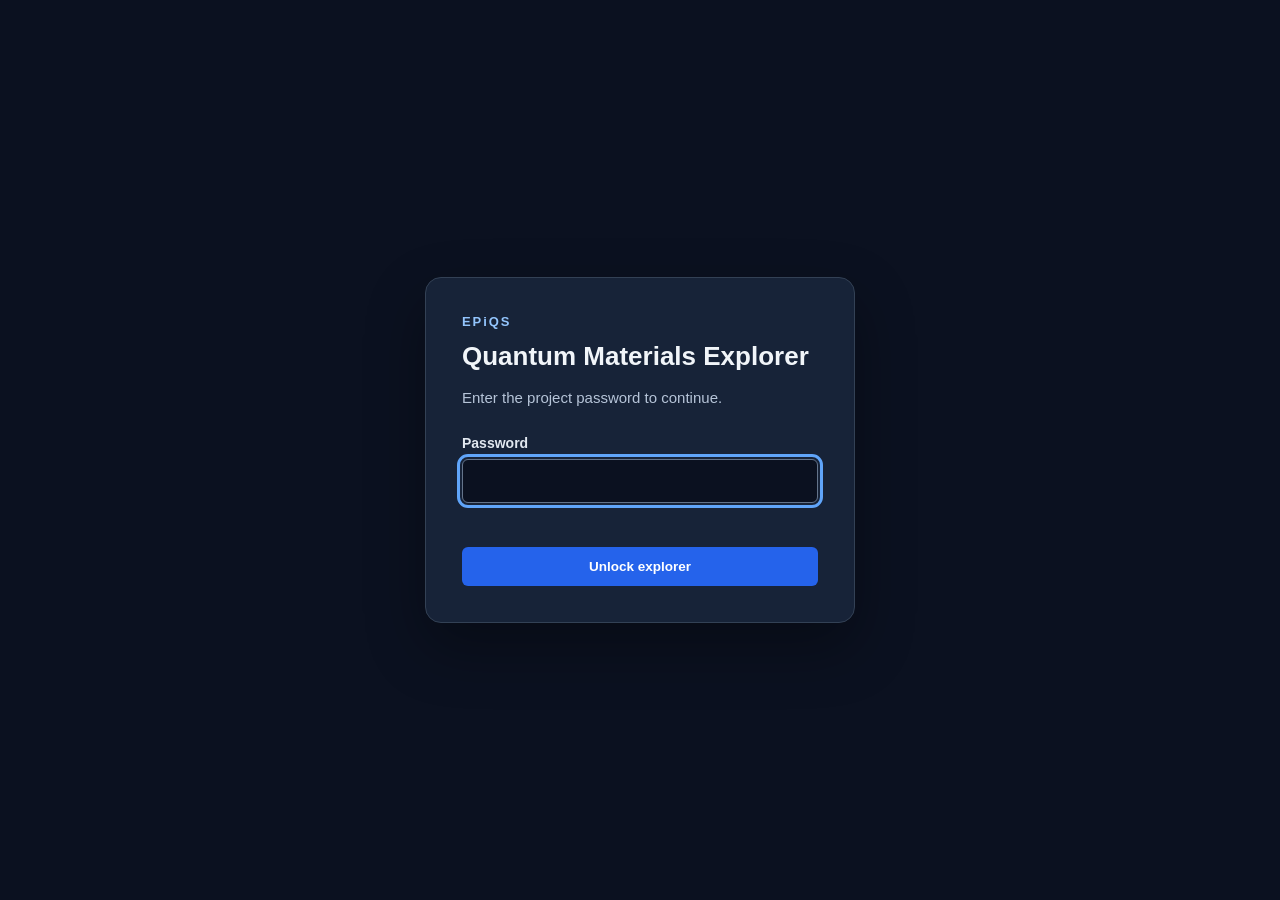
<file: index.html>
<!DOCTYPE html>
<html lang="en" data-auth="locked">
<head>
<meta charset="utf-8">
<meta name="viewport" content="width=device-width,initial-scale=1">
<title>Materials Co-occurrence — Quantum Materials Explorer</title>
<style>html[data-auth="locked"] body > :not(#auth-gate):not(noscript) { display:none !important; }</style>
<script src="auth.js?v=2" defer></script>
<script src="bootstrap.js?v=8" defer></script>
<link rel="stylesheet" href="style.css?v=10">
</head>
<body data-view="materials">
<noscript><p>Enable JavaScript to enter the password and use the explorer.</p></noscript>
<nav class="site-nav" aria-label="Main navigation">
  <a href="index.html" class="brand">Quantum <span>Materials Explorer</span></a>
  <a href="index.html" class="active" aria-current="page">Materials Co-occurrence</a>
  <a href="collaboration.html">Collaboration</a>
  <a href="techniques.html">Techniques × Materials</a>
  <a href="phenomena.html">Phenomena Map</a>
  <a href="knowledge-graph-v2.html">Field Map</a>
  <a href="programs.html">Programs</a>
<a href="about.html">About</a>
  <button type="button" class="lock-site" data-lock-site>Lock site</button>
</nav>
<section class="source-bar" aria-label="Data source">
  <div class="control-group"><label for="dataSource">Data source</label><select id="dataSource"><option value="symposium">EPiQS Postdoctoral Symposium</option><option value="wos">Web of Science</option></select></div>
  <a class="source-methods" href="about.html">About the data</a>
  <p id="sourceNote" role="status">Loading dataset…</p>
</section>
<header>
  <div><h1>Materials Co-occurrence Network</h1><p class="subtitle">Materials connected when they appear together in papers.</p></div>
  <div id="stats" class="stats" aria-live="polite"></div>
</header>
<section id="explorerControls" class="explorer-controls" aria-label="Graph filters">
  <div class="control-group"><label for="yearSlider">Through</label><input type="range" id="yearSlider" min="2020" max="2026" value="2026"><output id="yearLabel" for="yearSlider">2026</output><button id="playBtn" class="year-play-btn" aria-label="Play or pause timeline">▶</button></div>
  <div class="control-group"><label class="sr-only" for="search">Search graph nodes</label><input type="search" id="search" placeholder="Search materials…"></div>
  <div id="authorLimitGroup" class="control-group" hidden><label for="authorLimit">Show top</label><select id="authorLimit"><option value="100">100 names</option><option value="250">250 names</option><option value="500">500 names</option></select></div>
  <p id="coverage" class="coverage" aria-live="polite"></p>
</section>
<main class="layout" tabindex="-1">
  <div class="graph-wrap"><div id="network" aria-label="Interactive network"></div><div id="emptyGraph" hidden>No matching nodes. Try another search, year, or category. You can still browse this source’s papers.</div></div>
  <aside id="sidebar" aria-label="Details and papers"></aside>
</main>
</body>
</html>
</file>
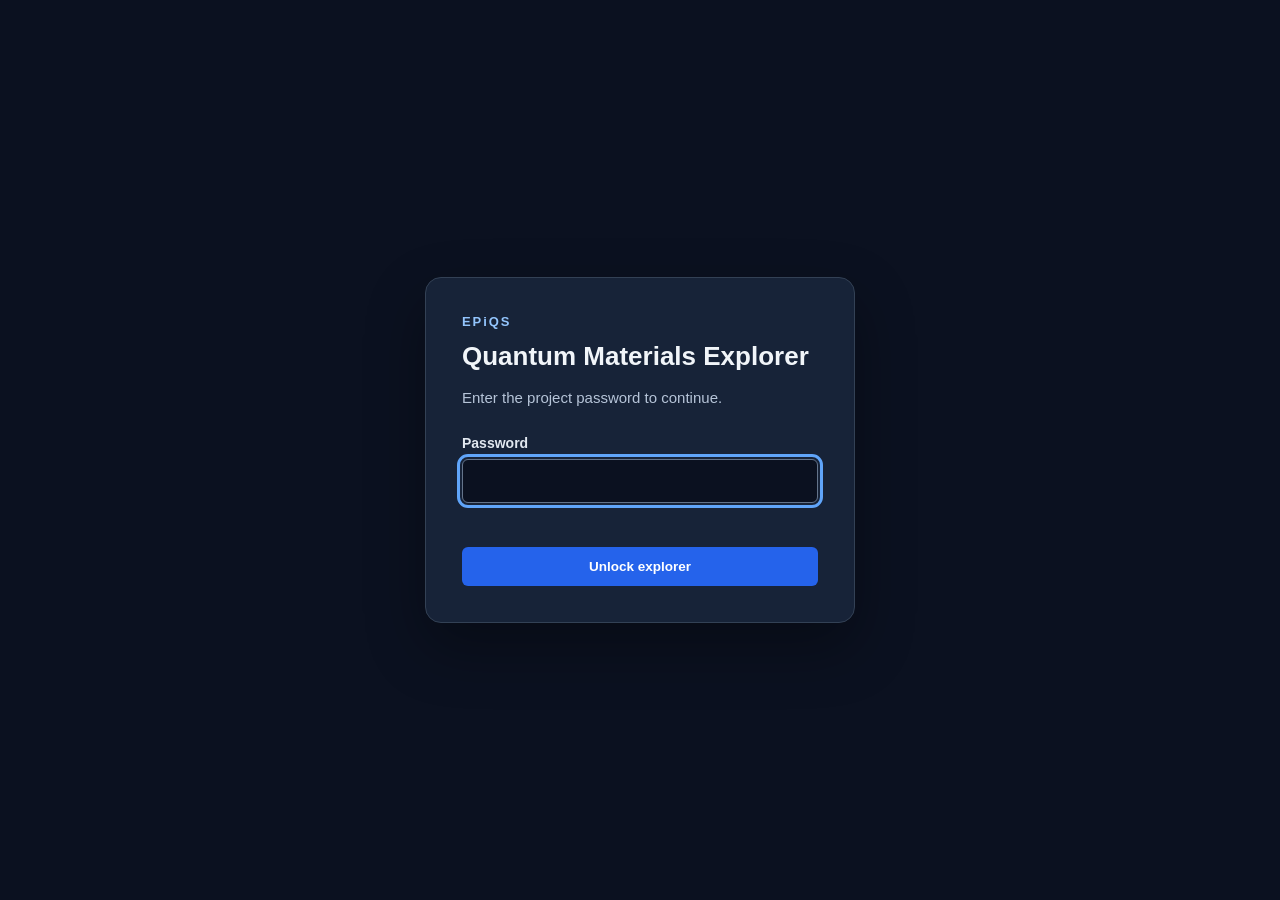
<file: about.html>
<!DOCTYPE html>
<html lang="en" data-auth="locked">
<head>
<meta charset="utf-8">
<meta name="viewport" content="width=device-width,initial-scale=1">
<title>About — Quantum Materials Explorer</title>
<style>html[data-auth="locked"] body > :not(#auth-gate):not(noscript) { display:none !important; }</style>
<link rel="stylesheet" href="style.css?v=10">
<script src="auth.js?v=2" defer></script>
<script src="bootstrap.js?v=8" defer></script>
</head>
<body data-view="about" class="about-page">
<noscript><p>Enable JavaScript to enter the password and view this page.</p></noscript>
<nav class="site-nav" aria-label="Main navigation">
  <a href="index.html" class="brand">Quantum <span>Materials Explorer</span></a>
  <a href="index.html">Materials Co-occurrence</a>
  <a href="collaboration.html">Collaboration</a>
  <a href="techniques.html">Techniques × Materials</a>
  <a href="phenomena.html">Phenomena Map</a>
  <a href="knowledge-graph-v2.html">Field Map</a>
  <a href="programs.html">Programs</a>
<a href="about.html" class="active" aria-current="page">About</a>
  <button type="button" class="lock-site" data-lock-site>Lock site</button>
</nav>
<section class="source-bar" aria-label="Data source">
  <div class="control-group"><label for="dataSource">Data source</label><select id="dataSource"><option value="symposium">EPiQS Postdoctoral Symposium</option><option value="wos">Web of Science</option></select></div>
</section>
<main class="about-content" tabindex="-1">
  <div class="about-intro">
    <p class="eyebrow">Purpose &amp; methods</p>
    <h1>About the explorer</h1>
    <p>Explore how materials, researchers, techniques and physical phenomena connect across a collection of publications. Follow a connection back to its papers to assess what it means.</p>
  </div>
  <section aria-labelledby="source-heading">
    <h2 id="source-heading">The selected collection</h2>
    <div id="about-symposium" class="source-summary">
      <h3>EPiQS Postdoctoral Symposium</h3>
      <p><strong>812 papers · 2020–2026 · 45 cataloged researchers</strong></p>
      <p>The original symposium-derived collection links presenters and selected researchers to publication records. Its source file describes supporting records from Web of Science and arXiv. It is not a census of all publications or all authors in quantum-materials research.</p>
      <p>The original tags and material descriptions are preserved. They have not undergone a complete semantic or scientific audit; some assignments need review. The collaboration view uses the authors recorded in this collection, which can omit co-authors from the original publication.</p>
      <p>Material tags cover 374 papers (46.1%); technique tags cover 241 (29.7%); phenomenon tags cover 597 (73.5%).</p>
    </div>
    <div id="about-wos" class="source-summary" hidden>
      <h3>Web of Science</h3>
      <p><strong>2,697 papers · 2014–2026 · 9,073 author name groups</strong></p>
      <p>This collection combines three supplied WoS exports. Unicode, whitespace, identifiers and publication years were normalized. Records were checked for duplicate WoS identifiers or DOIs; no duplicates or invalid title/year records were removed from this import.</p>
      <p>Material, technique and phenomenon tags come from a dictionary of explicit phrases in titles, author keywords and abstracts. Paper cards show the matching text and original export row. Mentions can describe background or comparisons; a tag does not establish that a method was applied or a property demonstrated. Unlisted terms can be missed.</p>
      <p>Material tags cover 1,216 papers (45.1%); technique tags cover 1,252 (46.4%); phenomenon tags cover 2,052 (76.1%). All 2,697 records remain available through <strong>Browse papers</strong>, including those with no recognized tags. Six records lack a DOI and eight lack an abstract.</p>
      <p>Author names are grouped by normalized spelling, without full identity disambiguation. Initials and full names can split one person; identical names can conflate different people. Institutional labels come from explicit author–address mappings. The export’s original search query and topical inclusion criteria have not been reconstructed, and no relevance screen was applied.</p>
    </div>
    <p>The source selector keeps the two collections separate. Their coverage, selection rules and tagging methods differ; raw counts should not be treated as directly comparable measures of the field.</p>
  </section>
  <section aria-labelledby="network-heading">
    <h2 id="network-heading">What the networks represent</h2>
    <div class="about-table-wrap"><table>
      <thead><tr><th scope="col">View</th><th scope="col">A connection means</th></tr></thead>
      <tbody>
        <tr><th scope="row">Materials Co-occurrence</th><td>Two material or material-family tags occur in the same publication record.</td></tr>
        <tr><th scope="row">Collaboration</th><td>Two recorded author IDs appear together in a publication.</td></tr>
        <tr><th scope="row">Techniques × Materials</th><td>A technique tag and material tag share a publication. This is document-level co-occurrence, not a verified technique–material application.</td></tr>
        <tr><th scope="row">Phenomena Map</th><td>Two phenomenon tags share at least three papers within the chosen time window.</td></tr>
      </tbody>
    </table></div>
    <h3>Why “co-occurrence network”?</h3>
    <p>A paper containing materials A, B and C contributes the three pairwise links A–B, A–C and B–C. A hypergraph would retain the single group {A, B, C} as a hyperedge. The current view shows a weighted pairwise projection; the underlying publication records retain the group membership.</p>
    <p>Three separate two-material papers can produce the same triangle as one three-material paper. A triangle in this display therefore cannot establish a three-way research relationship. See <a href="https://www.nature.com/articles/s42005-021-00637-w" target="_blank" rel="noopener">Young, Petri &amp; Peixoto, “Hypergraph reconstruction from network data” (2021)</a>.</p>
    <p>Link weights count shared papers. Node sizes increase with paper count, using a capped square-root scale. The force-directed layout is for navigation: proximity is not a measured similarity, and movement during the timeline is not itself evidence of scientific change.</p>
  </section>
  <section aria-labelledby="use-heading">
    <h2 id="use-heading">Reading the display</h2>
    <ul>
      <li><strong>Through year</strong> includes all records up to that year. It is cumulative, not a count of new papers in that year. The technique view uses all years.</li>
      <li><strong>Search</strong> filters visible nodes. <strong>Browse papers</strong> searches titles, DOIs and authors in the selected source and time window.</li>
      <li>The WoS collaboration view shows the top 100 name groups by default, with options for 250 or 500. Search covers the whole name catalog before applying the limit. The displayed subgraph omits connections to hidden names.</li>
      <li>Materials include compounds and broader families. These are different levels of description; a family–compound link may partly reflect classification rather than a new relationship.</li>
      <li>Publication dates index records in these collections. They do not necessarily identify when a material was discovered or a finding first established.</li>
    </ul>
  </section>
  <section aria-labelledby="limits-heading">
    <h2 id="limits-heading">Scope and access</h2>
    <p>This is an exploratory literature interface. Validate paper tags, author identities and scientific descriptions before using the graphs to support research conclusions. Sparse tagging is not evidence that a topic was absent.</p>
    <p>The password controls entry to the interface. A successful login is remembered in the current tab for eight hours, with expiry checked when a page opens; use <strong>Lock site</strong> to end it sooner. GitHub Pages serves public static files, so this browser gate does not make the underlying files or repository confidential.</p>
    <p>Methods and import instructions are available in the <a href="https://github.com/Oliz888/quantum-materials-explorer/blob/main/README.md" target="_blank" rel="noopener">project README</a>. Data snapshot and methods reviewed: 19 September 2026.</p>
  </section>
</main>
</body>
</html>
</file>
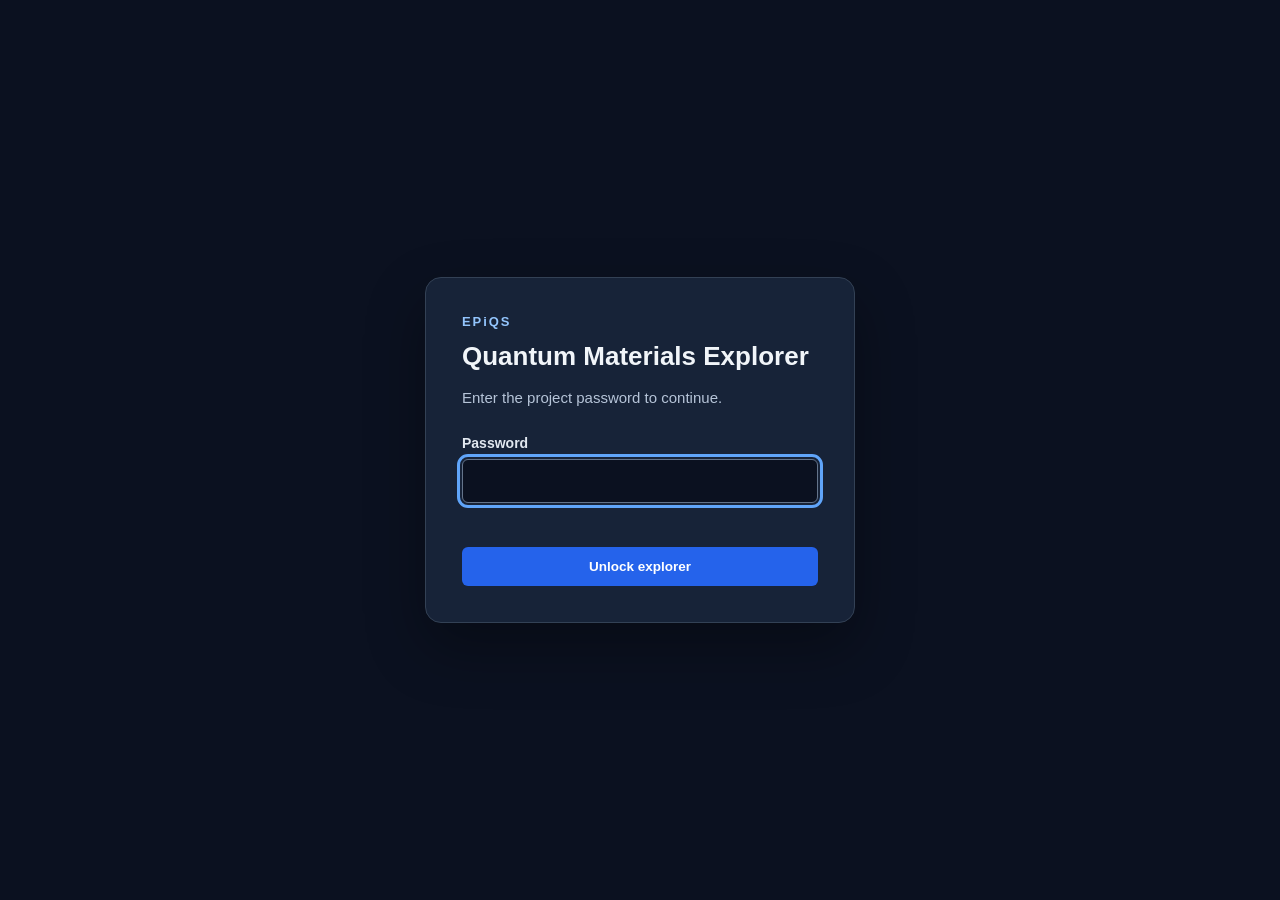
<file: collaboration.html>
<!DOCTYPE html>
<html lang="en" data-auth="locked">
<head>
<meta charset="utf-8">
<meta name="viewport" content="width=device-width,initial-scale=1">
<title>Collaboration — Quantum Materials Explorer</title>
<style>html[data-auth="locked"] body > :not(#auth-gate):not(noscript) { display:none !important; }</style>
<script src="auth.js?v=2" defer></script>
<script src="bootstrap.js?v=8" defer></script>
<link rel="stylesheet" href="style.css?v=10">
</head>
<body data-view="collaboration">
<noscript><p>Enable JavaScript to enter the password and use the explorer.</p></noscript>
<nav class="site-nav" aria-label="Main navigation">
  <a href="index.html" class="brand">Quantum <span>Materials Explorer</span></a>
  <a href="index.html">Materials Co-occurrence</a>
  <a href="collaboration.html" class="active" aria-current="page">Collaboration</a>
  <a href="techniques.html">Techniques × Materials</a>
  <a href="phenomena.html">Phenomena Map</a>
  <a href="knowledge-graph-v2.html">Field Map</a>
  <a href="programs.html">Programs</a>
<a href="about.html">About</a>
  <button type="button" class="lock-site" data-lock-site>Lock site</button>
</nav>
<section class="source-bar" aria-label="Data source">
  <div class="control-group"><label for="dataSource">Data source</label><select id="dataSource"><option value="symposium">EPiQS Postdoctoral Symposium</option><option value="wos">Web of Science</option></select></div>
  <a class="source-methods" href="about.html">About the data</a>
  <p id="sourceNote" role="status">Loading dataset…</p>
</section>
<header>
  <div><h1>Collaboration Network</h1><p class="subtitle">Co-authorship connections within the selected dataset.</p></div>
  <div id="stats" class="stats" aria-live="polite"></div>
</header>
<section id="explorerControls" class="explorer-controls" aria-label="Graph filters">
  <div class="control-group"><label for="yearSlider">Through</label><input type="range" id="yearSlider" min="2020" max="2026" value="2026"><output id="yearLabel" for="yearSlider">2026</output><button id="playBtn" class="year-play-btn" aria-label="Play or pause timeline">▶</button></div>
  <div class="control-group"><label class="sr-only" for="search">Search graph nodes</label><input type="search" id="search" placeholder="Search researchers…"></div>
  <div id="authorLimitGroup" class="control-group" hidden><label for="authorLimit">Show top</label><select id="authorLimit"><option value="100">100 names</option><option value="250">250 names</option><option value="500">500 names</option></select></div>
  <p id="coverage" class="coverage" aria-live="polite"></p>
</section>
<main class="layout" tabindex="-1">
  <div class="graph-wrap"><div id="network" aria-label="Interactive network"></div><div id="emptyGraph" hidden>No matching nodes. Try another search, year, or category. You can still browse this source’s papers.</div></div>
  <aside id="sidebar" aria-label="Details and papers"></aside>
</main>
</body>
</html>
</file>
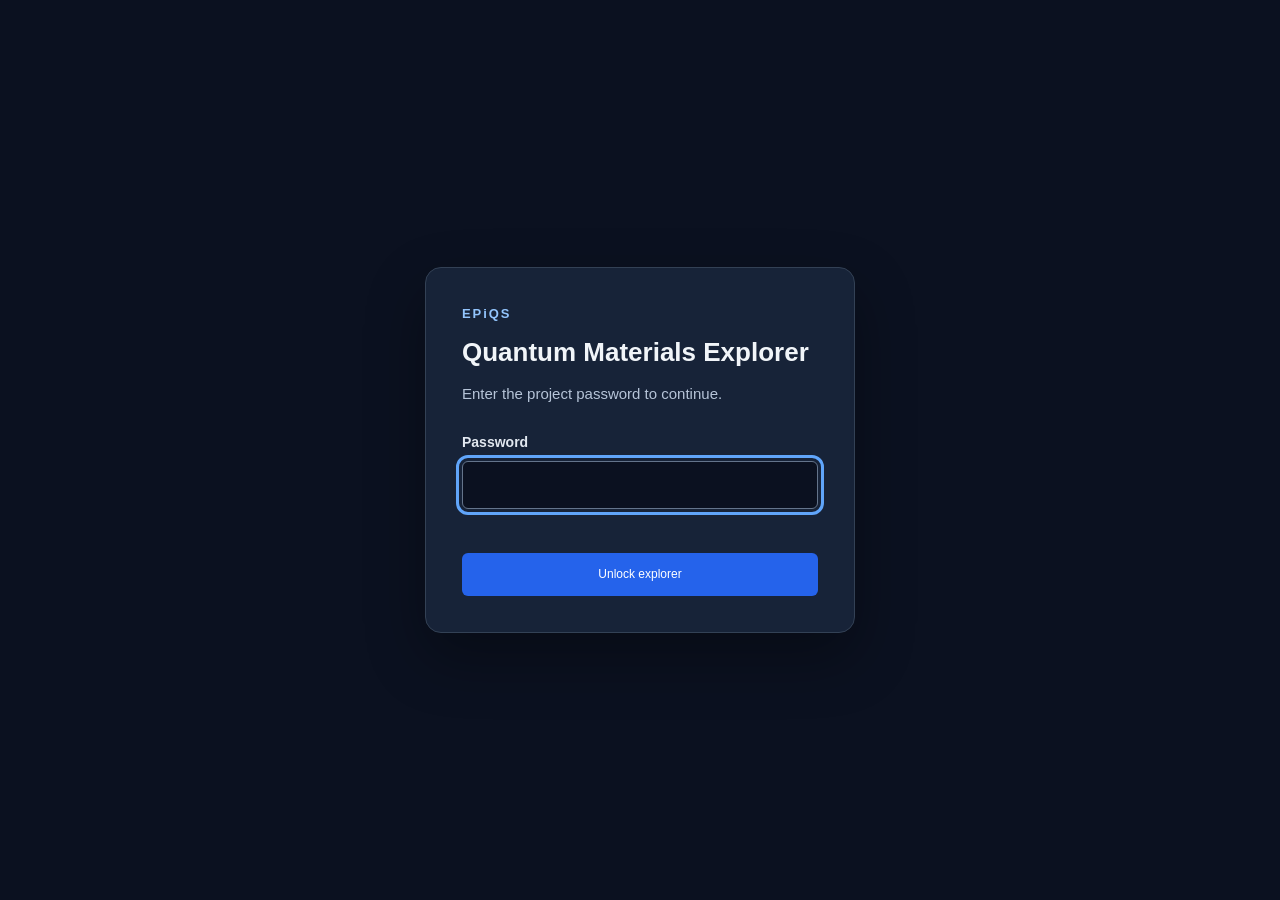
<file: federal.html>
<!doctype html>
<html lang="en" data-auth="locked"><head><meta charset="utf-8"><meta name="viewport" content="width=device-width,initial-scale=1">
<title>National & federal initiatives — Quantum Materials Explorer</title><meta name="description" content="Explore quantum materials institutions through a relationship map, host locations, sourced milestones and detailed entries.">
<style>html[data-auth="locked"] body > :not(#auth-gate):not(noscript){display:none!important}</style>
<link rel="stylesheet" href="style.css?v=10"><link rel="stylesheet" href="directory.css?v=2"><script src="auth.js?v=2" defer></script><script src="bootstrap.js?v=8" defer></script>
<link rel="stylesheet" href="programs-versions.css?v=1"></head><body data-view="institutions" data-directory="federal" class="directory-page">
<noscript>Enable JavaScript to open this directory.</noscript><a class="directory-skip" href="#directoryMain">Skip to directory</a>
<nav class="site-nav" aria-label="Main navigation"><a href="index.html" class="brand">Quantum <span>Materials Explorer</span></a><a href="index.html">Materials Co-occurrence</a><a href="collaboration.html">Collaboration</a><a href="techniques.html">Techniques × Materials</a><a href="phenomena.html">Phenomena Map</a><a href="knowledge-graph-v2.html">Field Map</a><a href="programs.html" class="active">Programs</a><a href="about.html">About</a><button type="button" class="lock-site" data-lock-site>Lock site</button></nav>
<main id="directoryMain" class="directory-shell" tabindex="-1">
<header class="directory-hero"><div><h1>National & federal initiatives</h1><p>Major funding families, national infrastructure and coordination efforts, linked to their research centers.</p></div><div class="directory-meta"><b id="entryTotal">—</b> entries · checked <time datetime="2026-10-29">29 Oct 2026</time></div></header>
<nav class="programs-versions" aria-label="Programs versions"><span>Programs</span><a href="programs.html" aria-current="page">V1 · Directory &amp; relationships</a><a href="institutional-atlas.html">V2 · Institutional atlas</a></nav>
<nav id="directoryTabs" class="directory-tabs" aria-label="Directory pages"><a href="programs.html">University & Programs<b data-count="programs">—</b></a><a href="labs.html">Labs & Institutes<b data-count="labs">—</b></a><a href="federal.html" aria-current="page">National & Federal<b data-count="federal">—</b></a></nav>
<div class="directory-controls"><form id="directoryFilters" role="search"><label class="directory-search" for="directoryQuery"><span>Search this view</span><input id="directoryQuery" type="search" placeholder="Name, university, funder or topic…" autocomplete="off"></label><label for="directoryGroup"><span>Group</span><select id="directoryGroup"><option value="all">All groups</option></select></label><button id="resetDirectory" type="button">Reset filters</button></form><p id="directoryStatus" role="status" aria-live="polite">Loading directory…</p></div>
<section class="directory-panel overview-panel" aria-labelledby="overviewTitle"><div class="panel-heading"><div><p class="directory-eyebrow">INSTITUTIONAL OVERVIEW</p><h2 id="overviewTitle">How the three views connect</h2></div><div class="segmented" role="group" aria-label="Overview visualization"><button type="button" id="connectionsMode" aria-pressed="true">Connections</button><button type="button" id="locationsMode" aria-pressed="false">Host locations</button></div></div>
<p id="overviewCaption" class="panel-note">Program–center links connect support to research. Shared hosts connect labs with university pathways. Select a group to browse its entries.</p>
<div id="connectionLegend" class="map-legend"><span><i class="line-key program"></i>Program–center link</span><span><i class="line-key host"></i>Shared university host</span><span><i class="line-key crosslist"></i>Same entity in two views</span></div>
<p class="mobile-pan-note">Swipe sideways to see the full map.</p><div id="institutionMap" class="institution-map" aria-label="Institutional overview"></div><div id="mapDetail" class="map-detail" hidden></div>
<p id="mapCoverage" class="panel-note small"></p></section>
<section class="directory-panel milestone-panel" aria-labelledby="milestoneTitle"><div class="panel-heading"><div><p class="directory-eyebrow">HISTORICAL MILESTONES</p><h2 id="milestoneTitle">Follow the milestones</h2></div><div class="milestone-controls"><label class="sr-only" for="directoryActivity">Milestone type</label><select id="directoryActivity"><option value="all">All milestones</option><option value="formation">Formation & designation</option><option value="education">Education & curriculum</option><option value="funding">Funding & renewal</option><option value="infrastructure">Facilities & infrastructure</option><option value="policy">Policy & coordination</option></select><label for="directoryYear">Through <input id="directoryYear" type="range" min="1962" max="2026" value="2026"><output id="directoryYearLabel">2026</output></label><button type="button" id="resetDirectoryTime">All years</button></div></div>
<p class="panel-note">Dates mark specific events: a course launch, center designation, funding announcement or facility opening. The year control filters milestones only; undated institutions remain in the directory.</p>
<p class="mobile-pan-note">Swipe the timeline sideways for earlier or later years.</p><div id="directoryTimeline" class="directory-timeline" aria-label="Milestone timeline"></div><div class="timeline-status-row"><p id="timelineStatus" class="panel-note small" role="status"></p><button id="clearMilestoneYear" type="button" hidden>Show all event years</button></div>
<div id="milestoneCards" class="milestone-cards"></div><button id="moreMilestones" type="button" hidden>Show all milestones</button></section>
<section id="rosterSection" class="directory-panel roster-section" aria-labelledby="rosterTitle" hidden><div class="panel-heading"><div><p class="directory-eyebrow">COMPLETE NAMED ROSTERS</p><h2 id="rosterTitle">Four networks, 22 centers and facilities</h2></div></div><div id="rosterGrid" class="roster-grid"></div><p class="panel-note small">Complete within these four official rosters. Other programs and institutions are selected examples.</p></section>
<section class="directory-browser" aria-labelledby="browseTitle"><div class="panel-heading"><h2 id="browseTitle">Programs & institutions in detail</h2><button id="exportDirectory" type="button" disabled>Download CSV</button></div><div id="directoryEntries"></div><div id="directoryEmpty" class="directory-empty" hidden><h3>No matching entries in this view.</h3><p>Try a shorter name, reset the group, or choose another directory tab.</p><button id="emptyReset" type="button">Clear filters</button></div></section>
<section class="directory-panel directory-notes"><details><summary>Coverage, sources & interpretation</summary><p id="directoryScope"></p><p>Research centers and themes are included alongside formal study programs, with their actual type shown. A center listing does not imply a degree or credential. Cross-listing preserves one entity rather than creating a duplicate institution.</p><p>Lines in the overview indicate the stated program links, shared hosts or cross-listing. They do not measure collaboration or influence. Map markers are approximate host cities, not exact laboratory coordinates or every partner site.</p><p>An official listing does not establish that an award is still funded or applications are open. Each entry distinguishes dated announcements, renewals and historical programs. The institutional directory is independent of the publication datasets.</p></details></section>
<footer class="directory-footer"><a href="physics-map-v2.html?lang=en&amp;view=origins&amp;topic=quantum-materials">← Field Atlas V2: origins and research traditions</a><span>Official sources are linked in each entry and milestone.</span></footer>
</main></body></html>
</file>
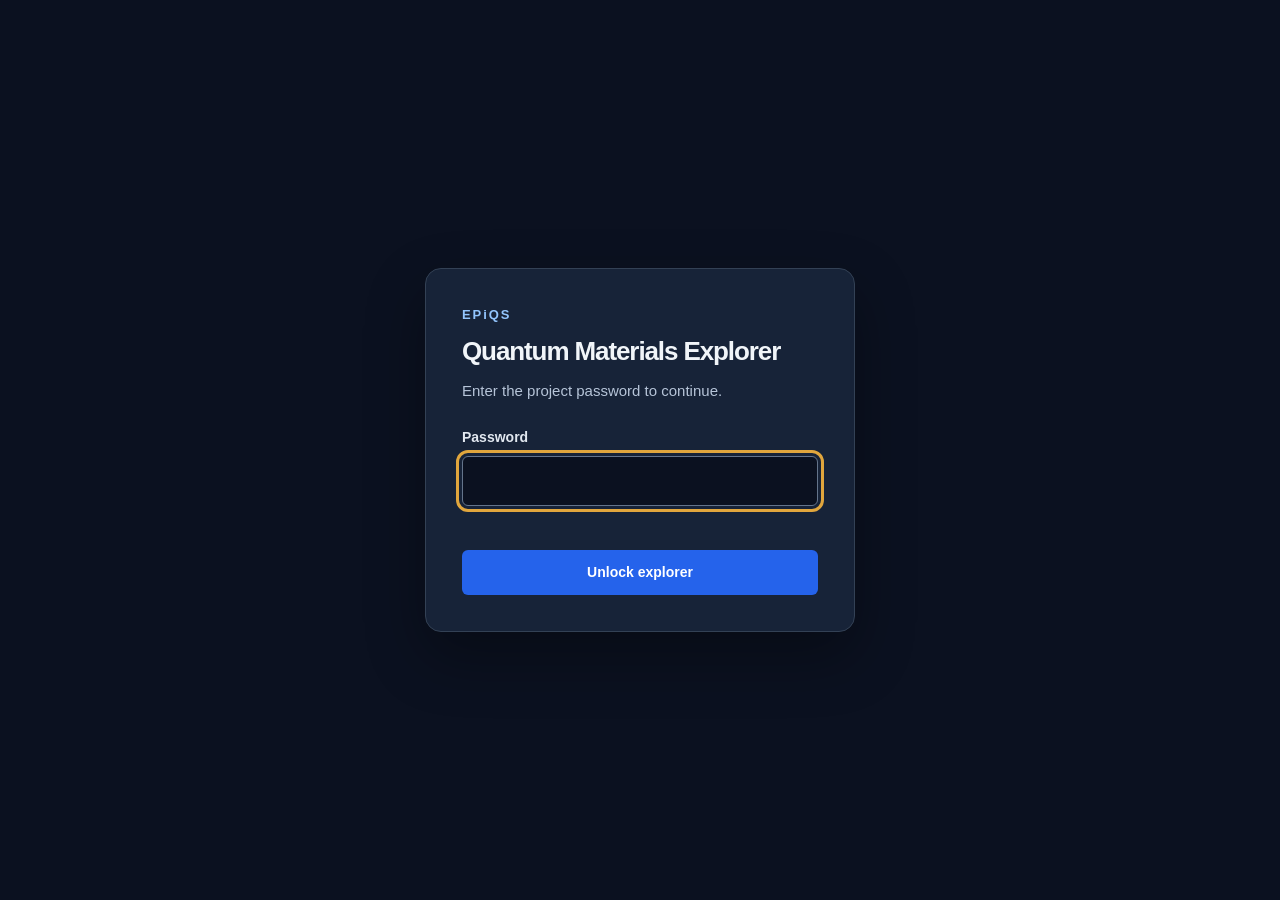
<file: institutional-atlas.html>
<!doctype html><html lang="en" data-auth="locked"><head><meta charset="utf-8"><meta name="viewport" content="width=device-width,initial-scale=1"><title>Institutional Atlas V2 — Quantum Materials Explorer</title><meta name="description" content="An evidence-based map of quantum materials education, laboratories, federal funding and private foundations. Programs V2: a geographic view alongside the original directory."><style>html[data-auth="locked"] body > :not(#auth-gate):not(noscript){display:none!important}</style><link rel="stylesheet" href="style.css?v=10"><link rel="stylesheet" href="institutional-atlas/atlas.css?v=6"><link rel="stylesheet" href="programs-versions.css?v=1"><script src="auth.js?v=2" defer></script><script src="bootstrap.js?v=13" defer></script></head>
<body class="atlas-page" data-view="institutional-atlas"><noscript>Enable JavaScript to open the atlas.</noscript><a class="skip" href="#main">Skip to map</a><nav class="site-nav" aria-label="Main navigation"><a href="index.html" class="brand">Quantum <span>Materials Explorer</span></a><a href="index.html">Materials Co-occurrence</a><a href="collaboration.html">Collaboration</a><a href="techniques.html">Techniques × Materials</a><a href="phenomena.html">Phenomena Map</a><a href="knowledge-graph-v2.html">Field Map</a><a href="programs.html" class="active" aria-current="page">Programs</a><a href="about.html">About</a><button type="button" class="lock-site" data-lock-site>Lock site</button></nav>
<main id="main" tabindex="-1"><nav class="programs-versions" aria-label="Programs versions"><span>Programs</span><a href="programs.html">V1 · Directory &amp; relationships</a><a href="institutional-atlas.html" aria-current="page">V2 · Institutional atlas</a></nav><p class="atlas-snapshot">Institutional Atlas V2 · Funding & EPiQS updated: 4 November 2026 · Base directory: 29 October 2026</p><header class="hero"><div><p class="eyebrow">PEOPLE TRAIN. LABS DISCOVER. PROGRAMS SUPPORT.</p><h1>Where quantum materials takes shape.</h1><p>University pathways, research centers, federal programs and private foundations on one map. Follow the evidence behind each institution’s footprint.</p></div><a class="ranking-jump" href="#rankings">View rankings ↓</a></header>
<div class="stats" id="stats"></div>
<section class="filters panel" aria-label="Map filters"><label class="search">Find an institution or topic<input type="search" id="search" placeholder="University, laboratory, materials, superconductivity…"></label><label for="state">State<select id="state"><option value="all">All states</option></select></label><label for="program">Funding program<select id="program"><option value="all">All programs</option></select></label><label for="fundingScope">Research scope<select id="fundingScope"><option value="materials" selected>Quantum materials only</option><option value="all">All quantum-related records</option><option value="mixed">Mixed materials / initiatives</option><option value="broader">Broader quantum / QIS</option><option value="review">Relevance needs review</option><option value="research-on-research">Research about the field</option></select></label><button id="reset" class="quiet">Reset filters</button><div class="filter-bottom"><fieldset><legend class="sr-only">Map layers</legend><label><input type="checkbox" data-layer="programs" checked><i class="legend-mark university"></i>University pathways</label><label><input type="checkbox" data-layer="labs" checked><i class="legend-mark lab"></i>Labs & centers</label><label><input type="checkbox" data-layer="federal" checked><i class="legend-mark federal"></i>Federal programs</label><label><input type="checkbox" data-layer="philanthropy" checked><i class="legend-mark philanthropy"></i>Private foundations</label></fieldset><label class="toggle"><input type="checkbox" id="labels" checked>Institution names</label><p id="status" role="status" aria-live="polite"></p></div><p class="scope-explainer" id="scopeExplanation"></p></section>
<div class="atlas-layout"><section class="panel map-panel" aria-labelledby="mapTitle"><div class="section-heading"><div><p class="eyebrow">ONE GEOGRAPHY · CONNECTED RESEARCH AND FUNDING</p><h2 id="mapTitle">Institutions and their support</h2></div><div class="zoom-controls"><button id="zoomOut" aria-label="Zoom out">−</button><button id="zoomReset" aria-label="Fit map">Fit</button><button id="zoomIn" aria-label="Zoom in">+</button></div></div><div class="map-key"><span>○ University host</span><span>◇ Laboratory host</span><span id="colorKey"></span></div><div id="mapScroll" class="map-scroll"><svg id="map" viewBox="0 0 1480 900" role="group" aria-label="Interactive map of the contiguous United States, university hosts, laboratories and funding programs"></svg></div><div class="map-footer"><span id="mapInstruction" role="status">Click an institution to see its rank. Click a state or agency to filter.</span><button id="clearSelection" class="link-button" hidden>Clear institution selection</button></div><p class="small map-scope">Approximate host cities. About 30 institution labels, including the selected host, are shown in dense views; search or filter to display others. All mapped institutions retain selectable points. Contiguous U.S. only. Distributed networks and entries without a confirmed location remain in the directory.</p><div id="agencyDetail" class="agency-detail" hidden></div></section>
<aside class="side-stack"><section class="panel settings" id="rankings" aria-labelledby="rankingTitle">
  <h2 id="rankingTitle">Institution rankings</h2>
  <div class="ranking-metrics" role="group" aria-label="Rank by">
    <button data-metric="education" aria-pressed="false">Education pathways</button>
    <button data-metric="research" aria-pressed="false">Labs &amp; centers</button>
    <button data-metric="projects" aria-pressed="true">Funded projects</button>
    <button data-metric="obligations" aria-pressed="false">NSF obligations ($)</button>
    <button data-metric="foundation" aria-pressed="false">Moore grants ($)</button>
  </div>
  <div class="segmented ranking-kinds" role="group" aria-label="Institution type">
    <button data-kind="university" aria-pressed="true">Universities</button>
    <button data-kind="laboratory" aria-pressed="false">Laboratories</button>
  </div>
  <p id="rankingStatus" class="small" role="status"></p>
  <div id="ranking" tabindex="0" role="region" aria-labelledby="rankingTitle"></div>
</section><section id="selection" class="panel selection" aria-live="polite"></section></aside></div>
<section class="panel funding-panel" id="fundingPanel" aria-labelledby="fundingTitle"><div class="section-heading"><div><p class="eyebrow">FOLLOW THE SUPPORT</p><h2 id="fundingTitle">Funding, projects & official sources</h2></div><button id="exportFunding" class="quiet">Download funding records</button></div><p class="small">Select a funder type, funder, award year or grant type to filter the map and timeline. Select an institution to see its funding links. Private-foundation grants, federal project totals, contract ceilings and recipient obligations are shown separately.</p><div id="federalOverview"></div><div id="epiqsOverview"></div><div class="funding-controls"><label for="ledgerScope">Research scope<select id="ledgerScope"><option value="materials" selected>Quantum materials only</option><option value="all">All quantum-related records</option><option value="mixed">Mixed materials / initiatives</option><option value="broader">Broader quantum / QIS</option><option value="review">Relevance needs review</option><option value="research-on-research">Research about the field</option></select></label><label for="fundingSector">Funder type<select id="fundingSector"><option value="all">Federal &amp; private</option><option value="federal">Federal funding</option><option value="private-foundation">Private foundations</option></select></label><label for="fundingAgency">Funder / agency<select id="fundingAgency"><option value="all">All funders</option></select></label><label for="fundingYear">Announcement / award year<select id="fundingYear"><option value="all">All years</option></select></label><label for="fundingPortfolio">Funding / grant type<select id="fundingPortfolio"><option value="all">All grant types</option></select></label><label for="fundingKind">Amount type · table only<select id="fundingKind"><option value="all">All amount types</option><option value="foundation">Foundation grant</option><option value="obligation">Cumulative obligations</option><option value="project">Center / consortium total</option><option value="recipient">Recipient-specific award</option><option value="ceiling">Contract ceiling</option><option value="program">Planned program investment</option><option value="unknown">Amount not disclosed</option></select></label></div><p id="fundingStatus" class="small" role="status"></p><div id="fundingSummary" class="funding-summary"></div><div id="awardLedger"></div></section>
<section class="panel timeline-panel"><div class="section-heading"><div><p class="eyebrow">HISTORICAL MILESTONES</p><h2>How the landscape formed</h2></div><div class="timeline-controls"><label>Milestones through <output id="throughValue">2026</output><input id="through" type="range" min="1962" max="2026" value="2026"></label><select id="eventType" aria-label="Milestone type"><option value="all">All milestones</option><option value="education">Education</option><option value="funding">Funding & renewal</option><option value="formation">Formation</option><option value="infrastructure">Infrastructure</option><option value="policy">Policy</option></select><button id="allYears">All years</button></div></div><p class="small">Includes grant awards with recipient, type, amount and source. Funding filters apply to grant events; non-funding institutional milestones remain as context. The year slider filters events only.</p><div class="timeline-scroll"><svg id="timeline" viewBox="0 0 1200 120" role="group" aria-label="Milestone timeline"></svg></div><p id="eventStatus" class="small"></p><div id="eventCards" class="event-cards"></div><button id="moreEvents" class="quiet" hidden>Show all milestones</button></section>
<section class="panel directory"><div class="section-heading"><div><p class="eyebrow">THE RECORDS BEHIND THE MAP</p><h2>Programs, centers and pathways</h2></div><button id="export" class="quiet">Download visible records</button></div><p id="directoryStatus" class="small"></p><div id="records"></div></section>
<section class="panel methods" id="methods"><p class="eyebrow">SOURCE NOTES</p><h2>What this map can tell you</h2><div class="method-grid"><div><h3>One host, multiple roles</h3><p>A university can host education programs and research centers. A center can have several hosts. Its entity is counted once in the directory; each recorded host receives a participation count. A joint host is not automatically a grant recipient.</p></div><div><h3>How rankings work</h3><p>Each list uses the selected count or recipient amount for the hosts in view. Equal values share a rank. Education counts formal pathways, research counts listed centers, and projects count distinct funded series with a documented host role. NSF obligations and Moore grants each have their own dollar ranking.</p></div><div><h3>Money with provenance</h3><p>NSF records use cumulative obligations from <code>fundsObligatedAmt</code>. Private-foundation grant amounts are recorded separately. Other federal agencies are represented by official announced project totals, recipient awards or contract ceilings. These bases are not added together. A consortium total is not money received by each partner; undisclosed institutional shares stay unknown.</p></div></div><div id="fundingMethod"></div><div id="searchCoverage"></div><p class="small">Boundaries: <a href="https://arcgis.netl.doe.gov/server/rest/services/Hosted/States/FeatureServer/0" target="_blank" rel="noopener">U.S. Census Bureau, via DOE NETL</a>. Locations: linked institutional sources. Map labels and state positions are cartographic approximations.</p></section>
<footer>Institutional Atlas V2 · <a href="programs.html">V1: Directory &amp; relationships</a><a href="institutional-atlas/selected-funding-records.csv" download>All funding records · CSV</a></footer></main></body></html>
</file>
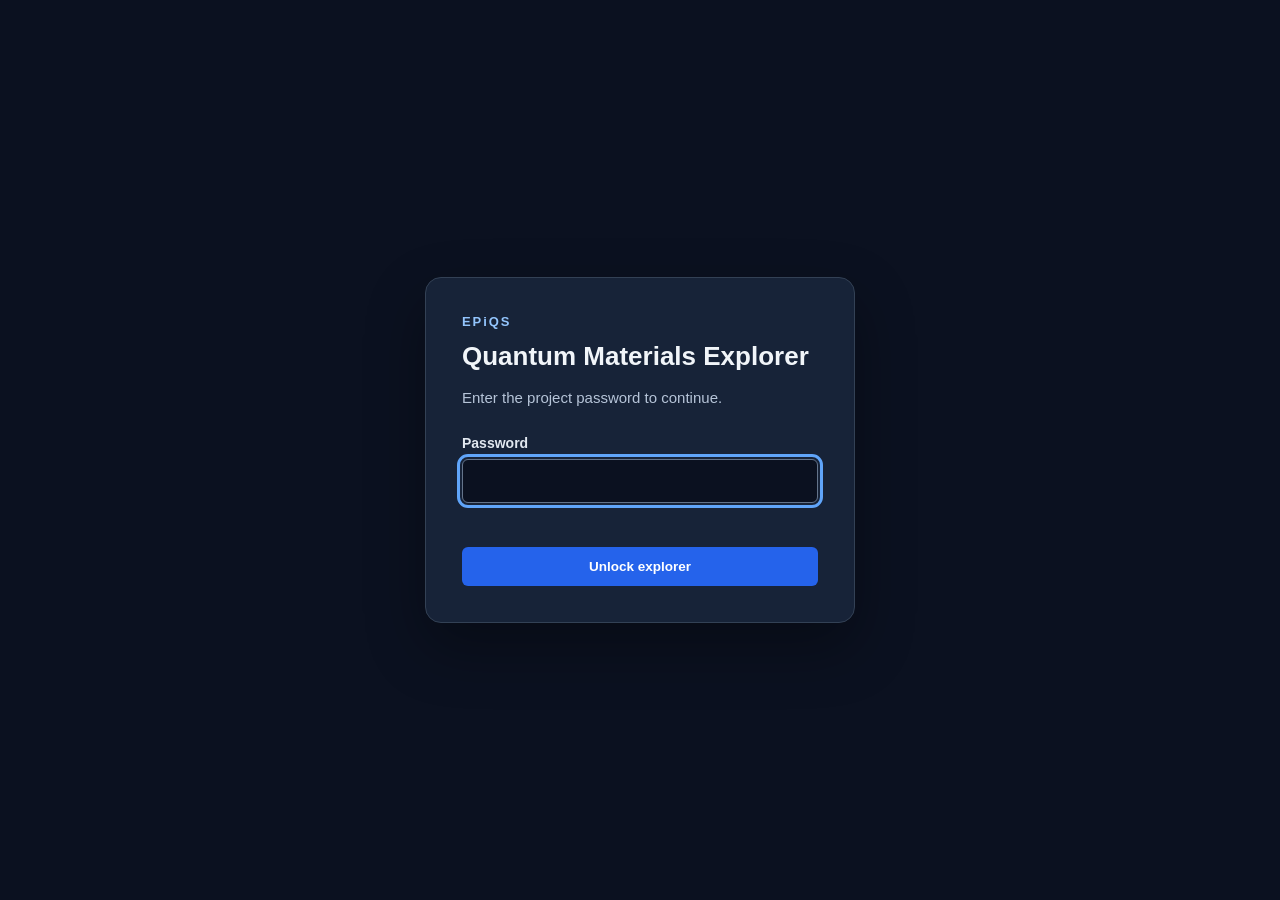
<file: knowledge-graph-v2.html>
<!doctype html>
<html lang="en" data-auth="locked"><head><meta charset="utf-8"><meta name="viewport" content="width=device-width,initial-scale=1">
<title>Field Map V3 · Knowledge graph — Quantum Materials Explorer</title><meta name="description" content="A source-linked map of Nature subject channels, overlapping disciplines and paper records, with explicit publication-count coverage.">
<style>html[data-auth="locked"] body > :not(#auth-gate):not(noscript){display:none!important}</style>
<link rel="stylesheet" href="style.css?v=10"><link rel="stylesheet" href="knowledge-graph-v2/graph.css?v=1"><script src="auth.js?v=2" defer></script><script src="knowledge-graph-v2/loader.js?v=1" defer></script>
<link rel="stylesheet" href="field-map-navigation.css?v=1">
<script src="field-map-navigation.js?v=1" defer></script>
</head><body class="field-map-page" data-view="nature-corpus-v2"><noscript>Enable JavaScript to use this graph.</noscript>
<nav class="site-nav" aria-label="Main navigation"><a href="index.html" class="brand">Quantum <span>Materials Explorer</span></a><a href="index.html">Materials Co-occurrence</a><a href="collaboration.html">Collaboration</a><a href="techniques.html">Techniques × Materials</a><a href="phenomena.html">Phenomena Map</a><a href="knowledge-graph-v2.html" class="active" aria-current="page">Field Map</a><a href="programs.html">Programs</a><a href="about.html">About</a><button type="button" class="lock-site" data-lock-site>Lock site</button></nav>
<main class="kg-shell">
<nav class="field-map-versions" aria-label="Field Map versions">
  <a href="physics-map.html">V1 · Layered map</a>
  <a href="physics-map-v2.html">V2 · Connected fields</a>
  <a href="knowledge-graph-v2.html" aria-current="page">V3 · Knowledge graph</a>
</nav>
<header class="kg-hero"><div><p class="kg-eyebrow">FIELD MAP / NATURE SUBJECT CHANNELS</p><h1>From disciplines to papers.</h1><p>Follow shared topics across physics, chemistry and materials science.</p></div><div class="kg-snapshot">Snapshot · 4 November 2026<br><strong>Nature Portfolio</strong><br><span>Separate from WoS and EPiQS</span></div></header>
<div class="kg-scope"><strong>Five channels, one linked paper collection.</strong> These broad channels also contain other research. They are not a quantum-materials-only corpus. <a href="#methods">Scope & sources</a></div>
<section class="kg-card kg-map-section" aria-labelledby="mapTitle"><div class="kg-section-head"><div><p class="kg-eyebrow">01 / CONNECTIONS</p><h2 id="mapTitle">One topic can have several homes.</h2></div><div class="kg-actions"><label for="graphMode" class="sr-only">Graph view</label><select id="graphMode"><option value="overview">Discipline connections</option><option value="neighborhood">Selected topic & its neighbors</option><option value="paper">A paper across topics</option><option value="all">All verified subject nodes</option></select><button id="zoomOut" aria-label="Zoom out">−</button><button id="zoomIn" aria-label="Zoom in">+</button><button id="fitGraph">Fit</button></div></div>
<div class="kg-map-tools"><label>Find a topic <select id="topicSelect"></select></label><label>Topic type <select id="facetFilter"><option value="all">All types</option></select></label><button id="resetGraph">Reset</button></div>
<div class="kg-legend"><span><i class="discipline"></i>Discipline / research area</span><span><i class="material"></i>Material / structure</span><span><i class="property"></i>Property / phenomenon</span><span><i class="method"></i>Method</span><span><i class="application"></i>Device / application</span><span><i class="citation"></i>Separate citation topic</span></div>
<div id="graphViewport" tabindex="0" aria-label="Interactive subject graph. Use topic selector or Tab to select nodes, and zoom buttons to change scale."><svg id="subjectGraph" role="group" aria-label="Nature subject connections"></svg></div>
<div class="kg-map-caption"><p id="graphStatus" role="status"></p><p><strong>Drag to pan; + / − to zoom; Fit for the whole graph.</strong><br><strong>Solid arrows:</strong> Nature broader → narrower subjects. <strong>Dashed lines:</strong> paper–topic links. Types are our overlapping reading labels; positions and node sizes do not measure importance.</p></div>
</section>
<nav class="corpus-jumps" aria-label="Browse the collection"><a href="#papersTitle">Browse papers ↓</a><a href="#yearTypeTitle">Year × type ↓</a><button id="seedExample" type="button">Map the 2017 paper across five subjects →</button></nav>
<section id="corpusStats" class="corpus-stats" aria-label="Collection summary"><p role="status">Loading paper records…</p></section>
<div class="kg-detail-grid"><section class="kg-card" id="topicDetails" aria-live="polite" aria-label="Selected topic details"></section><section class="kg-card" aria-labelledby="trendTitle"><p class="kg-eyebrow">03 / PUBLICATION HISTORY</p><h2 id="trendTitle">Follow publication activity.</h2><div class="kg-actions"><label for="historyMode">Show</label><select id="historyMode"><option value="annual">Annual channel totals</option><option value="cumulative">Cumulative since 2010</option><option value="preview">Dates of collected paper records</option></select></div><div id="historyYearControl" class="kg-year-control"><label for="historyThrough">Through</label><input type="range" id="historyThrough" min="2010" max="2026" value="2026"><output id="historyThroughLabel" for="historyThrough">2026</output></div><div id="historyPanel"></div></section></div>
<section class="kg-card" aria-labelledby="channelsTitle"><div class="kg-section-head"><div><p class="kg-eyebrow">04 / THE FIVE SUBJECT CHANNELS</p><h2 id="channelsTitle">Collection coverage by subject.</h2></div><button id="downloadData">Download snapshot JSON</button></div><p class="kg-note">Research, reviews and protocols, 2010–2026. Collection coverage is checked against official annual searches. Shared papers count in each assigned channel but only once in the combined record set.</p><div class="kg-table-scroll"><table><thead><tr><th>Subject channel</th><th>Official search total</th><th>Retrieved records</th><th>Year-query coverage</th></tr></thead><tbody id="channelRows"></tbody></table></div></section>
<section class="kg-card" aria-labelledby="yearTypeTitle"><p class="kg-eyebrow">05 / YEAR × DOCUMENT TYPE</p><h2 id="yearTypeTitle">How the selected channel is composed.</h2><p class="kg-note">Click a year or a type count to show its papers. These are Nature search categories, which may be broader than the article’s detailed publication type.</p><div class="kg-actions"><label for="matrixSubject">Count papers in</label><select id="matrixSubject"></select></div><div id="yearTypeTable" class="kg-table-scroll"></div></section>
<section class="kg-card" aria-labelledby="papersTitle"><div class="kg-section-head"><div><p class="kg-eyebrow">06 / PAPER CONNECTIONS</p><h2 id="papersTitle">Papers in the selected topic.</h2></div><div class="kg-actions"><span id="paperCount"></span><button id="downloadPapersCSV">Export matching papers CSV</button></div></div><div class="kg-paper-tools"><label>Collection <select id="paperScope"><option value="topic">Selected topic</option><option value="all">All five channels · deduplicated</option></select></label><label><input id="multiOnly" type="checkbox">Multiple subjects</label></div><div class="kg-paper-tools"><input id="paperSearch" type="search" aria-label="Search collected paper titles" placeholder="Search paper titles"><label>Type <select id="paperType"><option value="all">All search types</option><option value="research">Research</option><option value="review">Reviews</option><option value="protocol">Protocols</option></select></label><label>Year <select id="paperYear"><option value="all">All collected years</option></select></label></div><p id="paperCoverage" class="kg-note"></p><div id="paperList"></div><div class="kg-pagination"><button id="previousPage">Previous</button><span id="pageStatus" role="status"></span><label>Page <input id="jumpPage" type="number" min="1" value="1" aria-label="Go to page"></label><button id="goPage" type="button">Go</button><label>Per page <select id="pageSize"><option value="25">25</option><option value="50">50</option><option value="100">100</option></select></label><button id="nextPage">Next</button></div></section>
<section class="kg-card" id="methods" aria-labelledby="methodsTitle"><p class="kg-eyebrow">SCOPE / EVIDENCE / VERSION</p><h2 id="methodsTitle">A reproducible collection, with boundaries.</h2><div class="kg-method-grid"><div><h3>What is included</h3><p>Five Nature subject channels, all Nature Portfolio journals, 2010–2026, using Nature’s research/reviews/protocols search filters. News and comment are outside this query. 2026 is partial through 4 November.</p><p>The classification graph retains 39 selected nodes and 47 official broader–narrower links. Only the five selected ontology channels have a paper collection here. Other nodes and the separate citation-topic scheme are not assigned invented counts.</p></div><div><h3>How completeness is checked</h3><p id="snapshotCoverage"></p><p>Nature displays at most 1,000 results per query. Each channel is therefore queried separately by year. Page ranges, unique article URLs, source years and yearly totals are reconciled before a collection is marked complete.</p><p>One article can have several subject memberships. Each membership keeps its own official query URL and page number. Counts across channels overlap and must not be added as unique papers.</p></div><div><h3>What counts do not establish</h3><p>This is a snapshot of Nature’s subject index, not all quantum-materials research. Broad channels include other research. Changes in journal coverage and subject tagging affect apparent growth; a zero indexed count is not a field’s birth date.</p><p>Paper–topic links record classification membership, not paper-to-paper citations or causal influence. Material, phenomenon, property and method labels are our overlapping reading aids.</p></div></div><details><summary>Sources and preserved versions</summary><ul><li><a href="https://www.nature.com/subjects" target="_blank" rel="noopener">Nature subject index</a> and <a href="https://www.nature.com/nature/browse-subjects" target="_blank" rel="noopener">subject-tagging guidance</a>.</li><li><a href="https://www.nature.com/articles/nphys4274" target="_blank" rel="noopener">Tokura, Kawasaki & Nagaosa (2017)</a> supplies the five starting subjects and a separate related citation-topic link. The citation-topic record collection is not merged here.</li><li><a href="knowledge-graph-v2/source-evidence.zip" download>Download the 420 source-page captures and offline verification scripts (ZIP)</a>.</li><li>Each paper’s evidence section links to official subject-search pages. The downloadable JSON includes membership provenance and collection coverage. DOI values are retained only when independently verified, never constructed from URL slugs.</li><li>Nature’s search type is retained exactly and grouped for browsing. It may be less specific than the article page’s own detailed type.</li><li>The original <a href="knowledge-graph.html">243-record snapshot and knowledge graph</a>, the <a href="physics-map-v2.html?lang=en&view=origins">reading-based field atlas</a>, and the <a href="institutional-atlas.html">funding atlas</a> remain available. This V2 is a separate dataset and page.</li></ul></details></section>
</main></body></html>
</file>
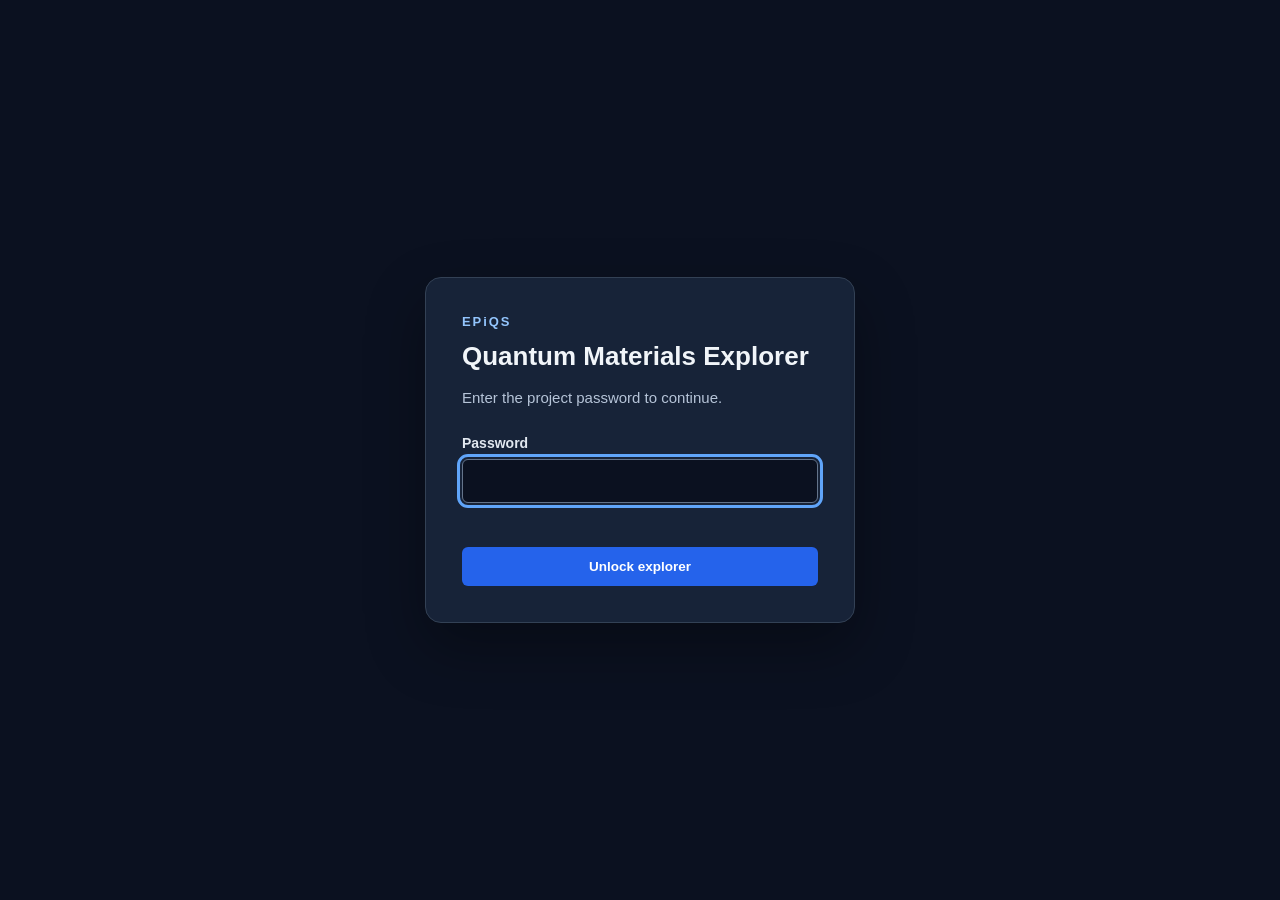
<file: knowledge-graph.html>
<!doctype html>
<html lang="en" data-auth="locked"><head><meta charset="utf-8"><meta name="viewport" content="width=device-width,initial-scale=1">
<title>Nature Knowledge Graph — Quantum Materials Explorer</title><meta name="description" content="A source-linked map of Nature subject channels, overlapping disciplines and paper records, with explicit publication-count coverage.">
<style>html[data-auth="locked"] body > :not(#auth-gate):not(noscript){display:none!important}</style>
<link rel="stylesheet" href="style.css?v=10"><link rel="stylesheet" href="knowledge-graph/graph.css?v=1"><script src="auth.js?v=2" defer></script><script src="bootstrap.js?v=9" defer></script>
<link rel="stylesheet" href="field-map-navigation.css?v=1">
<script src="field-map-navigation.js?v=1" defer></script>
</head><body class="field-map-page" data-view="knowledge-graph"><noscript>Enable JavaScript to use this graph.</noscript>
<nav class="site-nav" aria-label="Main navigation"><a href="index.html" class="brand">Quantum <span>Materials Explorer</span></a><a href="index.html">Materials Co-occurrence</a><a href="collaboration.html">Collaboration</a><a href="techniques.html">Techniques × Materials</a><a href="phenomena.html">Phenomena Map</a><a href="knowledge-graph-v2.html" class="active" aria-current="location">Field Map</a><a href="programs.html">Programs</a><a href="about.html">About</a><button type="button" class="lock-site" data-lock-site>Lock site</button></nav>
<main class="kg-shell">
<nav class="field-map-versions" aria-label="Field Map versions">
  <a href="physics-map.html">V1 · Layered map</a>
  <a href="physics-map-v2.html">V2 · Connected fields</a>
  <a href="knowledge-graph-v2.html" aria-current="location">V3 · Knowledge graph</a>
</nav>
<header class="kg-hero"><div><p class="kg-eyebrow">FIELD MAP / ARCHIVED PAPER PREVIEW</p><h1>From disciplines to papers.</h1><p>Follow shared topics across physics, chemistry and materials science.</p></div><div class="kg-snapshot">Snapshot · 4 November 2026<br><strong>Nature Portfolio</strong><br><span>Separate from WoS and EPiQS</span></div></header>
<div class="kg-scope"><strong>Archived preview · 243 papers.</strong> These broad channels also contain other research. They are not a quantum-materials-only corpus. <a href="knowledge-graph-v2.html">Open the full V3 graph</a></div>
<section class="kg-card kg-map-section" aria-labelledby="mapTitle"><div class="kg-section-head"><div><p class="kg-eyebrow">01 / CONNECTIONS</p><h2 id="mapTitle">One topic can have several homes.</h2></div><div class="kg-actions"><label for="graphMode" class="sr-only">Graph view</label><select id="graphMode"><option value="overview">Discipline connections</option><option value="neighborhood">Selected topic & its neighbors</option><option value="paper">A paper across topics</option><option value="all">All verified subject nodes</option></select><button id="zoomOut" aria-label="Zoom out">−</button><button id="zoomIn" aria-label="Zoom in">+</button><button id="fitGraph">Fit</button></div></div>
<div class="kg-map-tools"><label>Find a topic <select id="topicSelect"></select></label><label>Topic type <select id="facetFilter"><option value="all">All types</option></select></label><button id="resetGraph">Reset</button></div>
<div class="kg-legend"><span><i class="discipline"></i>Discipline / research area</span><span><i class="material"></i>Material / structure</span><span><i class="property"></i>Property / phenomenon</span><span><i class="method"></i>Method</span><span><i class="application"></i>Device / application</span><span><i class="citation"></i>Separate citation topic</span></div>
<div id="graphViewport" tabindex="0" aria-label="Interactive subject graph. Use topic selector or Tab to select nodes, and zoom buttons to change scale."><svg id="subjectGraph" role="group" aria-label="Nature subject connections"></svg></div>
<div class="kg-map-caption"><p id="graphStatus" role="status"></p><p><strong>Drag to pan; + / − to zoom; Fit for the whole graph.</strong><br><strong>Solid arrows:</strong> Nature broader → narrower subjects. <strong>Dashed lines:</strong> paper–topic links. Types are our overlapping reading labels; positions and node sizes do not measure importance.</p></div>
</section>
<div class="kg-detail-grid"><section class="kg-card" id="topicDetails" aria-live="polite" aria-label="Selected topic details"></section><section class="kg-card" aria-labelledby="trendTitle"><p class="kg-eyebrow">03 / PUBLICATION HISTORY</p><h2 id="trendTitle">Follow publication activity.</h2><div class="kg-actions"><label for="historyMode">Show</label><select id="historyMode"><option value="annual">Annual channel totals</option><option value="cumulative">Cumulative since 2010</option><option value="preview">Dates of retrieved preview records</option></select></div><div id="historyYearControl" class="kg-year-control"><label for="historyThrough">Through</label><input type="range" id="historyThrough" min="2010" max="2026" value="2026"><output id="historyThroughLabel" for="historyThrough">2026</output></div><div id="historyPanel"></div></section></div>
<section class="kg-card" aria-labelledby="channelsTitle"><div class="kg-section-head"><div><p class="kg-eyebrow">04 / THE FIVE SUBJECT CHANNELS</p><h2 id="channelsTitle">Official totals and retrieved records.</h2></div><button id="downloadData">Download snapshot JSON</button></div><p class="kg-note">Official totals cover research, reviews and protocols. Individual records are an incomplete preview. Shared papers can appear in several channels; totals must not be added.</p><div class="kg-table-scroll"><table><thead><tr><th>Subject channel</th><th>Official search total</th><th>Retrieved records</th><th>Record coverage</th></tr></thead><tbody id="channelRows"></tbody></table></div></section>
<section class="kg-card" aria-labelledby="papersTitle"><div class="kg-section-head"><div><p class="kg-eyebrow">05 / PAPER CONNECTIONS</p><h2 id="papersTitle">Papers in the selected topic.</h2></div><span id="paperCount"></span></div><div class="kg-paper-tools"><input id="paperSearch" type="search" aria-label="Search retrieved paper titles" placeholder="Search retrieved titles"><label>Type <select id="paperType"><option value="all">All retrieved types</option><option value="research">Research</option><option value="review">Reviews</option><option value="other">Other / unknown</option></select></label><label>Year <select id="paperYear"><option value="all">All retrieved years</option></select></label></div><p id="paperCoverage" class="kg-note"></p><div id="paperList"></div><div class="kg-pagination"><button id="previousPage">Previous</button><span id="pageStatus" role="status"></span><button id="nextPage">Next</button></div></section>
<section class="kg-card" id="methods" aria-labelledby="methodsTitle"><p class="kg-eyebrow">SCOPE / EVIDENCE / LIMITS</p><h2 id="methodsTitle">What this graph can tell us.</h2><div class="kg-method-grid"><div><h3>Classification, with sources</h3><p>39 selected nodes and 47 verified broader–narrower links. Nature permits multiple parents. Every link in the topic panel has an official source. Our material, phenomenon, property and method labels can overlap.</p><p>The starting review, <a href="https://www.nature.com/articles/nphys4274" target="_blank" rel="noopener">Tokura, Kawasaki & Nagaosa (2017)</a>, has five subject tags. Its sixth related link is a separate citation topic, not another Nature ontology subject.</p></div><div><h3>Annual totals and paper previews</h3><p id="snapshotCoverage"></p><p>85 official annual query counts cover five channels × 2010–2026. The last year ends on 4 November. Individual paper previews are incomplete; they are not used to estimate annual totals. Other nodes and the separate citation topic have no annual collection. No abstracts or article full texts are republished.</p></div><div><h3>Growth is not influence</h3><p>Yearly output and cumulative output describe publication activity within a specified channel. They do not by themselves establish field maturity, impact, citation flow or which discipline came first. Historical tagging changes and changing journal coverage also affect comparisons.</p><p>Paper–topic links mean a record appeared in an official channel or had an explicit article tag. No paper-to-paper citation network has been collected.</p></div></div><details><summary>Official sources and collection rules</summary><ul><li><a href="https://www.nature.com/subjects" target="_blank" rel="noopener">Nature subject index</a> and <a href="https://www.nature.com/nature/browse-subjects" target="_blank" rel="noopener">how subject tagging works</a>.</li><li><a href="https://support.nature.com/en/support/solutions/articles/6000210933-locate-articles-on-nature-com-using-search" target="_blank" rel="noopener">Nature search guidance</a>: dates, journals and article types define the search scope.</li><li>Hierarchy: explicit “Browse broader subjects” / “Browse narrower subjects” links on official subject pages. The <code>/nphys</code> pages supply hierarchy evidence; their article previews are Nature Physics only.</li><li>The separate <a href="https://www.nature.com/nature-index/topics/l4/topological-phases-in-quantum-systems" target="_blank" rel="noopener">Nature Index topic</a> reports trends across publications. Those numbers are not used as Nature channel totals here.</li><li>Records deduplicate by canonical Nature article URL. Memberships are retained separately. Missing memberships in this incomplete sample do not mean a paper lacks those subjects.</li><li>Counts are captured on 4 November 2026, not live. Each annual query uses one subject and the research/reviews/protocols article-type filter, across all journals, with the same start and end year. Links and displayed result-count evidence are included in the downloadable snapshot.</li><li>2010–2026 sums match each channel’s captured all-time total. This is a property of the current index, not proof that the field started in 2010. An official zero result is distinct from an unknown value and cannot establish that no related research existed.</li><li>Cumulative counts start at 2010. The year control affects only the history panel; graph badges show captured all-time totals. Shared-subject totals are not additive. 2026 is year-to-date and should not be compared directly with a full calendar year.</li></ul></details><p><a href="physics-map-v2.html?lang=en&view=origins">Reading-based origins map</a> · <a href="institutional-atlas.html">Institutional Atlas V2</a></p></section>
</main></body></html>
</file>
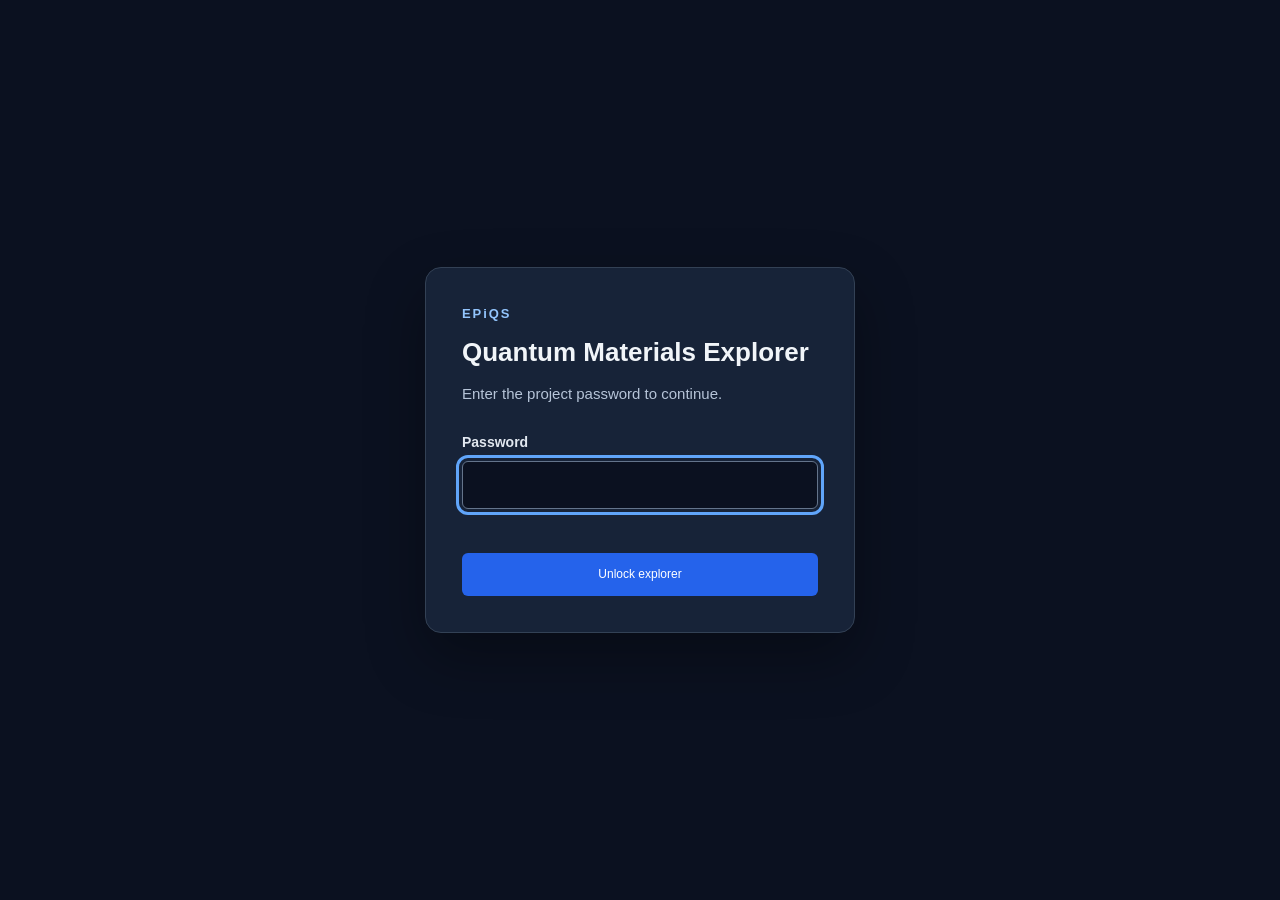
<file: labs.html>
<!doctype html>
<html lang="en" data-auth="locked"><head><meta charset="utf-8"><meta name="viewport" content="width=device-width,initial-scale=1">
<title>Labs & institutes — Quantum Materials Explorer</title><meta name="description" content="Explore quantum materials institutions through a relationship map, host locations, sourced milestones and detailed entries.">
<style>html[data-auth="locked"] body > :not(#auth-gate):not(noscript){display:none!important}</style>
<link rel="stylesheet" href="style.css?v=10"><link rel="stylesheet" href="directory.css?v=2"><script src="auth.js?v=2" defer></script><script src="bootstrap.js?v=8" defer></script>
<link rel="stylesheet" href="programs-versions.css?v=1"></head><body data-view="institutions" data-directory="labs" class="directory-page">
<noscript>Enable JavaScript to open this directory.</noscript><a class="directory-skip" href="#directoryMain">Skip to directory</a>
<nav class="site-nav" aria-label="Main navigation"><a href="index.html" class="brand">Quantum <span>Materials Explorer</span></a><a href="index.html">Materials Co-occurrence</a><a href="collaboration.html">Collaboration</a><a href="techniques.html">Techniques × Materials</a><a href="phenomena.html">Phenomena Map</a><a href="knowledge-graph-v2.html">Field Map</a><a href="programs.html" class="active">Programs</a><a href="about.html">About</a><button type="button" class="lock-site" data-lock-site>Lock site</button></nav>
<main id="directoryMain" class="directory-shell" tabindex="-1">
<header class="directory-hero"><div><h1>Labs & institutes</h1><p>Research centers, shared facilities and partnerships: their hosts, support and materials questions.</p></div><div class="directory-meta"><b id="entryTotal">—</b> entries · checked <time datetime="2026-10-29">29 Oct 2026</time></div></header>
<nav class="programs-versions" aria-label="Programs versions"><span>Programs</span><a href="programs.html" aria-current="page">V1 · Directory &amp; relationships</a><a href="institutional-atlas.html">V2 · Institutional atlas</a></nav>
<nav id="directoryTabs" class="directory-tabs" aria-label="Directory pages"><a href="programs.html">University & Programs<b data-count="programs">—</b></a><a href="labs.html" aria-current="page">Labs & Institutes<b data-count="labs">—</b></a><a href="federal.html">National & Federal<b data-count="federal">—</b></a></nav>
<div class="directory-controls"><form id="directoryFilters" role="search"><label class="directory-search" for="directoryQuery"><span>Search this view</span><input id="directoryQuery" type="search" placeholder="Name, university, funder or topic…" autocomplete="off"></label><label for="directoryGroup"><span>Group</span><select id="directoryGroup"><option value="all">All groups</option></select></label><button id="resetDirectory" type="button">Reset filters</button></form><p id="directoryStatus" role="status" aria-live="polite">Loading directory…</p></div>
<section class="directory-panel overview-panel" aria-labelledby="overviewTitle"><div class="panel-heading"><div><p class="directory-eyebrow">INSTITUTIONAL OVERVIEW</p><h2 id="overviewTitle">How the three views connect</h2></div><div class="segmented" role="group" aria-label="Overview visualization"><button type="button" id="connectionsMode" aria-pressed="true">Connections</button><button type="button" id="locationsMode" aria-pressed="false">Host locations</button></div></div>
<p id="overviewCaption" class="panel-note">Program–center links connect support to research. Shared hosts connect labs with university pathways. Select a group to browse its entries.</p>
<div id="connectionLegend" class="map-legend"><span><i class="line-key program"></i>Program–center link</span><span><i class="line-key host"></i>Shared university host</span><span><i class="line-key crosslist"></i>Same entity in two views</span></div>
<p class="mobile-pan-note">Swipe sideways to see the full map.</p><div id="institutionMap" class="institution-map" aria-label="Institutional overview"></div><div id="mapDetail" class="map-detail" hidden></div>
<p id="mapCoverage" class="panel-note small"></p></section>
<section class="directory-panel milestone-panel" aria-labelledby="milestoneTitle"><div class="panel-heading"><div><p class="directory-eyebrow">HISTORICAL MILESTONES</p><h2 id="milestoneTitle">Follow the milestones</h2></div><div class="milestone-controls"><label class="sr-only" for="directoryActivity">Milestone type</label><select id="directoryActivity"><option value="all">All milestones</option><option value="formation">Formation & designation</option><option value="education">Education & curriculum</option><option value="funding">Funding & renewal</option><option value="infrastructure">Facilities & infrastructure</option><option value="policy">Policy & coordination</option></select><label for="directoryYear">Through <input id="directoryYear" type="range" min="1962" max="2026" value="2026"><output id="directoryYearLabel">2026</output></label><button type="button" id="resetDirectoryTime">All years</button></div></div>
<p class="panel-note">Dates mark specific events: a course launch, center designation, funding announcement or facility opening. The year control filters milestones only; undated institutions remain in the directory.</p>
<p class="mobile-pan-note">Swipe the timeline sideways for earlier or later years.</p><div id="directoryTimeline" class="directory-timeline" aria-label="Milestone timeline"></div><div class="timeline-status-row"><p id="timelineStatus" class="panel-note small" role="status"></p><button id="clearMilestoneYear" type="button" hidden>Show all event years</button></div>
<div id="milestoneCards" class="milestone-cards"></div><button id="moreMilestones" type="button" hidden>Show all milestones</button></section>
<section id="rosterSection" class="directory-panel roster-section" aria-labelledby="rosterTitle" hidden><div class="panel-heading"><div><p class="directory-eyebrow">COMPLETE NAMED ROSTERS</p><h2 id="rosterTitle">Four networks, 22 centers and facilities</h2></div></div><div id="rosterGrid" class="roster-grid"></div><p class="panel-note small">Complete within these four official rosters. Other programs and institutions are selected examples.</p></section>
<section class="directory-browser" aria-labelledby="browseTitle"><div class="panel-heading"><h2 id="browseTitle">Programs & institutions in detail</h2><button id="exportDirectory" type="button" disabled>Download CSV</button></div><div id="directoryEntries"></div><div id="directoryEmpty" class="directory-empty" hidden><h3>No matching entries in this view.</h3><p>Try a shorter name, reset the group, or choose another directory tab.</p><button id="emptyReset" type="button">Clear filters</button></div></section>
<section class="directory-panel directory-notes"><details><summary>Coverage, sources & interpretation</summary><p id="directoryScope"></p><p>Research centers and themes are included alongside formal study programs, with their actual type shown. A center listing does not imply a degree or credential. Cross-listing preserves one entity rather than creating a duplicate institution.</p><p>Lines in the overview indicate the stated program links, shared hosts or cross-listing. They do not measure collaboration or influence. Map markers are approximate host cities, not exact laboratory coordinates or every partner site.</p><p>An official listing does not establish that an award is still funded or applications are open. Each entry distinguishes dated announcements, renewals and historical programs. The institutional directory is independent of the publication datasets.</p></details></section>
<footer class="directory-footer"><a href="physics-map-v2.html?lang=en&amp;view=origins&amp;topic=quantum-materials">← Field Atlas V2: origins and research traditions</a><span>Official sources are linked in each entry and milestone.</span></footer>
</main></body></html>
</file>
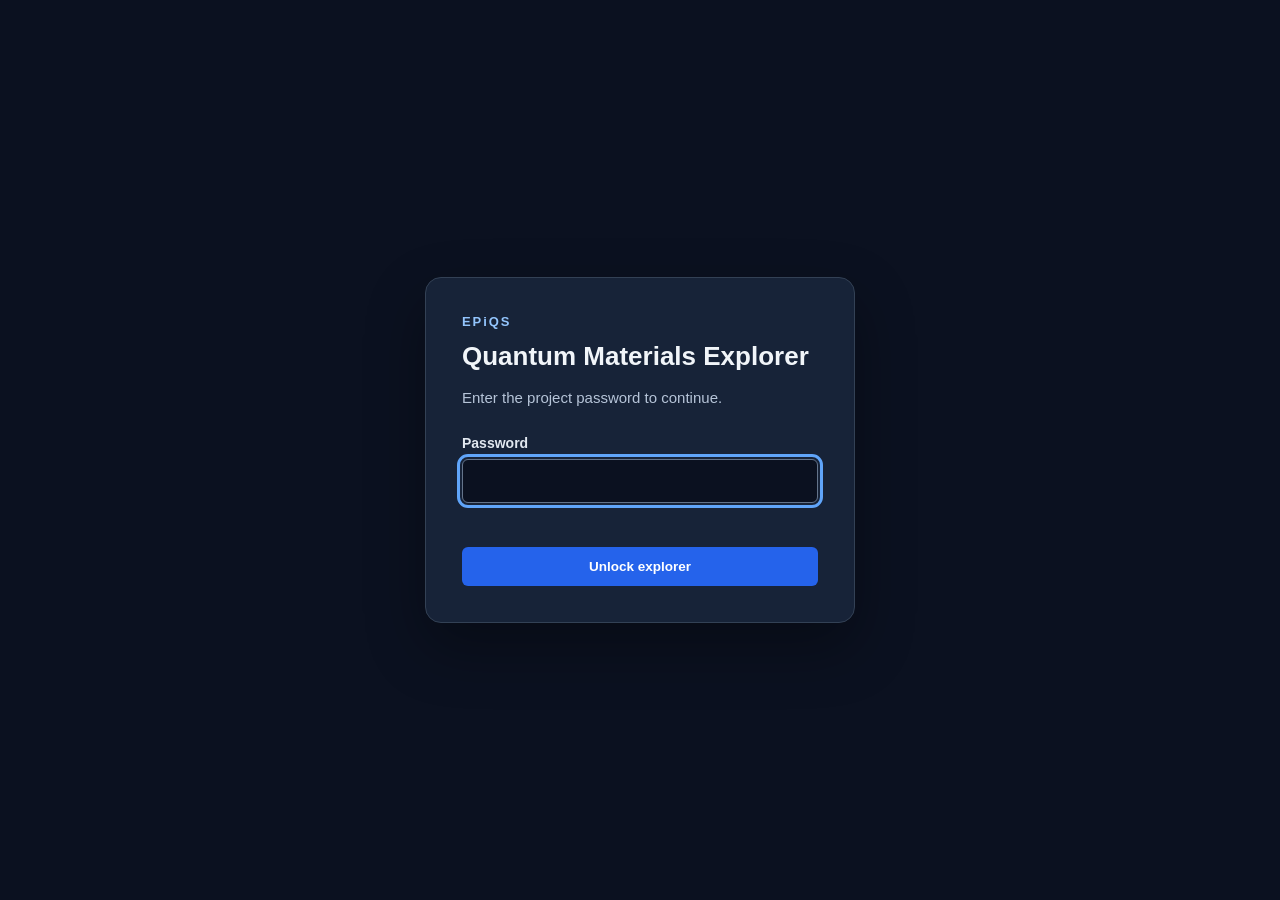
<file: phenomena.html>
<!DOCTYPE html>
<html lang="en" data-auth="locked">
<head>
<meta charset="utf-8">
<meta name="viewport" content="width=device-width,initial-scale=1">
<title>Phenomena Map — Quantum Materials Explorer</title>
<style>html[data-auth="locked"] body > :not(#auth-gate):not(noscript) { display:none !important; }</style>
<script src="auth.js?v=2" defer></script>
<script src="bootstrap.js?v=8" defer></script>
<link rel="stylesheet" href="style.css?v=10">
</head>
<body data-view="phenomena">
<noscript><p>Enable JavaScript to enter the password and use the explorer.</p></noscript>
<nav class="site-nav" aria-label="Main navigation">
  <a href="index.html" class="brand">Quantum <span>Materials Explorer</span></a>
  <a href="index.html">Materials Co-occurrence</a>
  <a href="collaboration.html">Collaboration</a>
  <a href="techniques.html">Techniques × Materials</a>
  <a href="phenomena.html" class="active" aria-current="page">Phenomena Map</a>
  <a href="knowledge-graph-v2.html">Field Map</a>
  <a href="programs.html">Programs</a>
<a href="about.html">About</a>
  <button type="button" class="lock-site" data-lock-site>Lock site</button>
</nav>
<section class="source-bar" aria-label="Data source">
  <div class="control-group"><label for="dataSource">Data source</label><select id="dataSource"><option value="symposium">EPiQS Postdoctoral Symposium</option><option value="wos">Web of Science</option></select></div>
  <a class="source-methods" href="about.html">About the data</a>
  <p id="sourceNote" role="status">Loading dataset…</p>
</section>
<header>
  <div><h1>Phenomena Co-occurrence Map</h1><p class="subtitle">Physical phenomena connected when they appear together in papers.</p></div>
  <div id="stats" class="stats" aria-live="polite"></div>
</header>
<section id="explorerControls" class="explorer-controls" aria-label="Graph filters">
  <div class="control-group"><label for="yearSlider">Through</label><input type="range" id="yearSlider" min="2020" max="2026" value="2026"><output id="yearLabel" for="yearSlider">2026</output><button id="playBtn" class="year-play-btn" aria-label="Play or pause timeline">▶</button></div>
  <div class="control-group"><label class="sr-only" for="search">Search graph nodes</label><input type="search" id="search" placeholder="Search phenomena…"></div>
  <div id="authorLimitGroup" class="control-group" hidden><label for="authorLimit">Show top</label><select id="authorLimit"><option value="100">100 names</option><option value="250">250 names</option><option value="500">500 names</option></select></div>
  <p id="coverage" class="coverage" aria-live="polite"></p>
</section>
<main class="layout" tabindex="-1">
  <div class="graph-wrap"><div id="network" aria-label="Interactive network"></div><div id="emptyGraph" hidden>No matching nodes. Try another search, year, or category. You can still browse this source’s papers.</div></div>
  <aside id="sidebar" aria-label="Details and papers"></aside>
</main>
</body>
</html>
</file>
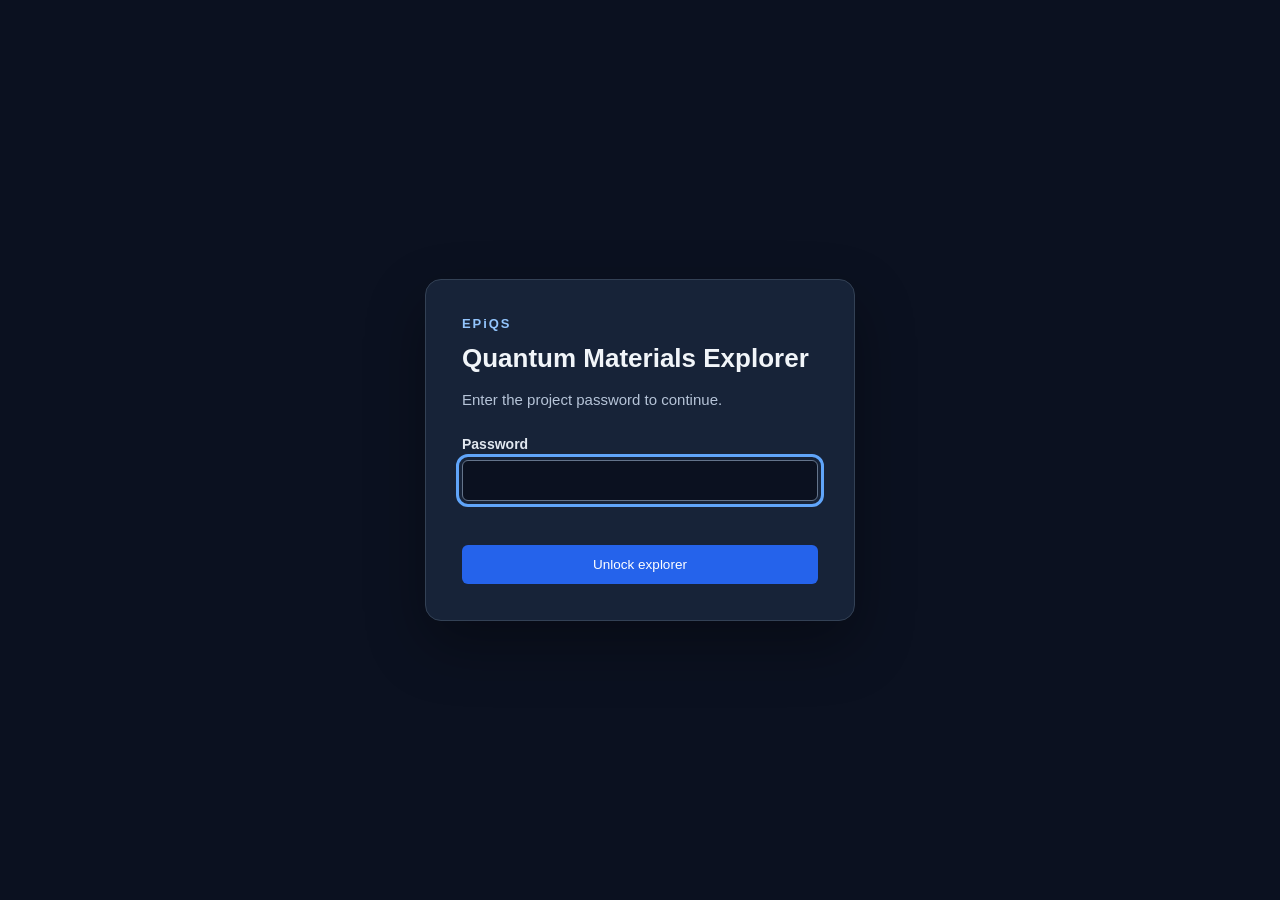
<file: physics-map-v2.html>
<!doctype html>
<html lang="en" data-auth="locked"><head><meta charset="utf-8"><meta name="viewport" content="width=device-width,initial-scale=1">
<title>Field Atlas V2 — Quantum Materials Explorer</title><meta name="description" content="Explore overlapping quantum-materials topics through PhySH, Goyal and npj classification lenses, with chemistry connections and a sourced timeline.">
<style>html[data-auth="locked"] body > :not(#auth-gate):not(noscript){display:none!important}</style>
<link rel="stylesheet" href="style.css?v=10"><link rel="stylesheet" href="physics-map-v2.css?v=2"><script src="auth.js?v=2" defer></script><script src="bootstrap.js?v=10" defer></script>
<link rel="stylesheet" href="field-map-navigation.css?v=1">
<script src="field-map-navigation.js?v=1" defer></script>
</head><body data-view="physics-map-v2" class="atlas-page field-map-page"><noscript>Enable JavaScript to use this map.</noscript>
<nav class="site-nav" aria-label="Main navigation">
<a href="index.html" class="brand">Quantum <span>Materials Explorer</span></a>
<a href="index.html">Materials Co-occurrence</a><a href="collaboration.html">Collaboration</a><a href="techniques.html">Techniques × Materials</a><a href="phenomena.html">Phenomena Map</a><a href="knowledge-graph-v2.html" class="active" aria-current="location">Field Map</a><a href="programs.html">Programs</a>
<a href="about.html">About</a><button type="button" class="lock-site" data-lock-site>Lock site</button>
</nav>
<main class="atlas-shell" id="atlasMain">
<nav class="field-map-versions" aria-label="Field Map versions">
  <a href="physics-map.html">V1 · Layered map</a>
  <a href="physics-map-v2.html" aria-current="page">V2 · Connected fields</a>
  <a href="knowledge-graph-v2.html">V3 · Knowledge graph</a>
</nav>
<header class="atlas-hero"><div><p class="eyebrow">QUANTUM MATERIALS / FIELD ATLAS V2</p><h1 data-i18n="title">A field across boundaries.</h1><p data-i18n="subtitle">Three classification lenses. Shared topics. Different questions.</p></div><button id="language" class="language-button" type="button">Chinese</button></header>
<section class="lens-selector" aria-label="Map perspective"><div id="viewTabs" role="tablist" aria-label="Map perspective"></div><p data-i18n="switchNote">Changing the lens changes the grouping, not the topic.</p></section>
<section class="atlas-workspace" aria-label="Interactive field atlas">
<div class="atlas-primary"><div class="view-heading"><div><p id="viewTag" class="eyebrow"></p><h2 id="viewTitle"></h2></div><button id="resetMap" type="button" data-i18n="reset">Reset selection</button></div><p id="viewIntro" class="view-intro"></p>
<div id="sourceBasis" class="source-basis"></div>
<div id="connectionExamples" class="connection-examples" hidden></div><div class="map-tools"><label><input type="checkbox" id="bridgeToggle"><span data-i18n="bridgeToggle">Highlight physics–chemistry connections</span></label><span id="placementStatus" role="status"></span></div>
<div class="map-scroll"><div id="overlapMap" class="overlap-map"><svg id="regionShapes" viewBox="0 0 1000 900" preserveAspectRatio="none" aria-hidden="true"></svg><svg id="sharedLines" aria-hidden="true"></svg><div id="regionContent"></div><div id="mapCenter" class="map-center"><span data-i18n="center">Quantum materials</span><small data-i18n="centerNote">a shared research umbrella</small></div></div></div>
<p class="map-caption" data-i18n="geometryNote">Overlapping regions are a schematic reading aid, not a measured Venn diagram. Repeated labels refer to the same topic; dashed lines connect its placements.</p>
</div>
<aside id="nodeDetails" class="topic-inspector" aria-label="Topic details"></aside>
</section>
<section class="topic-library" aria-labelledby="libraryTitle"><div class="section-heading"><div><p class="eyebrow" data-i18n="libraryEyebrow">THE SHARED TOPIC INDEX</p><h2 id="libraryTitle" data-i18n="libraryTitle">Follow a topic across categories.</h2></div><span id="topicCount"></span></div>
<div class="library-tools"><label class="search-box"><span class="sr-only" data-i18n="search">Search topics and questions</span><input id="atlasSearch" type="search" placeholder="Search topics and questions" autocomplete="off"></label><label class="context-check"><input id="includeContext" type="checkbox"><span data-i18n="context">Include related context</span></label></div>
<div id="categoryFilters" class="category-filters" aria-label="Filter categories"></div><div id="topicList" class="topic-list"></div><p id="searchStatus" class="small-note" role="status"></p></section>
<section class="bridges-section" aria-labelledby="bridgesTitle"><div class="section-heading"><div><p class="eyebrow">PHYSICS ↔ CHEMISTRY ↔ MATERIALS SCIENCE</p><h2 id="bridgesTitle" data-i18n="bridgesTitle">Different questions, shared materials.</h2></div><span class="editorial-label" data-i18n="bridgeLabel">Reading-based connections</span></div><p data-i18n="bridgeNote">These examples connect problems and methods, not fixed jobs for physicists and chemists. Both traditions participate in discovery, explanation and synthesis.</p><div id="bridgeCards" class="bridge-cards"></div></section>
<section class="atlas-timeline" aria-labelledby="timelineTitle"><div class="section-heading"><div><p class="eyebrow" data-i18n="historyEyebrow">DISCOVERY · MATERIALS · COMMUNITY</p><h2 id="timelineTitle" data-i18n="timeline">Several histories, one evolving field.</h2></div></div>
<div class="timeline-controls"><label><span data-i18n="scope">Scope</span><select id="timelineScope"><option value="all" data-i18n="scopeAll">All milestones</option><option value="topic" data-i18n="scopeTopic">Selected topic and subtopics</option><option value="category" data-i18n="scopeCategory">Selected category</option></select></label><label><span data-i18n="activity">Activity</span><select id="timelineLens"><option value="all" data-i18n="activityAll">All activities</option><option value="phenomena" data-i18n="phenomena">Discovery & theory</option><option value="materials" data-i18n="materials">Design & preparation</option><option value="community" data-i18n="community">Names & communities</option></select></label><label class="year-control"><span data-i18n="through">Through</span><input id="atlasYear" type="range" min="1911" max="2025" value="2025"><output id="atlasYearLabel">2025</output></label><button id="resetYear" data-i18n="allYears">All years</button></div>
<p class="small-note" data-i18n="historyNote">Dates mark selected events, not the birth of a field. Events may involve several activities. This selection cannot establish which discipline came first.</p>
<div id="historyBoard" class="history-board"></div><p id="timelineStatus" role="status" class="small-note"></p><article id="eventDetail" class="event-detail" hidden></article></section>
<section class="reading-section"><div class="section-heading"><h2 data-i18n="readings">Sources & interpretive choices</h2></div><div id="readingCoverage"></div><p class="small-note" id="designSource"></p></section>
<footer class="atlas-footer"><label><span data-i18n="dataset">Publication map source</span> <select id="dataSource"><option value="symposium">EPiQS Postdoctoral Symposium</option><option value="wos">Web of Science</option></select></label><p data-i18n="datasetNote">This reading atlas is independent of the publication datasets.</p></footer>
</main><div id="nodeTooltip" role="tooltip" hidden></div><div id="atlasAnnounce" class="sr-only" aria-live="polite"></div>
</body></html>
</file>
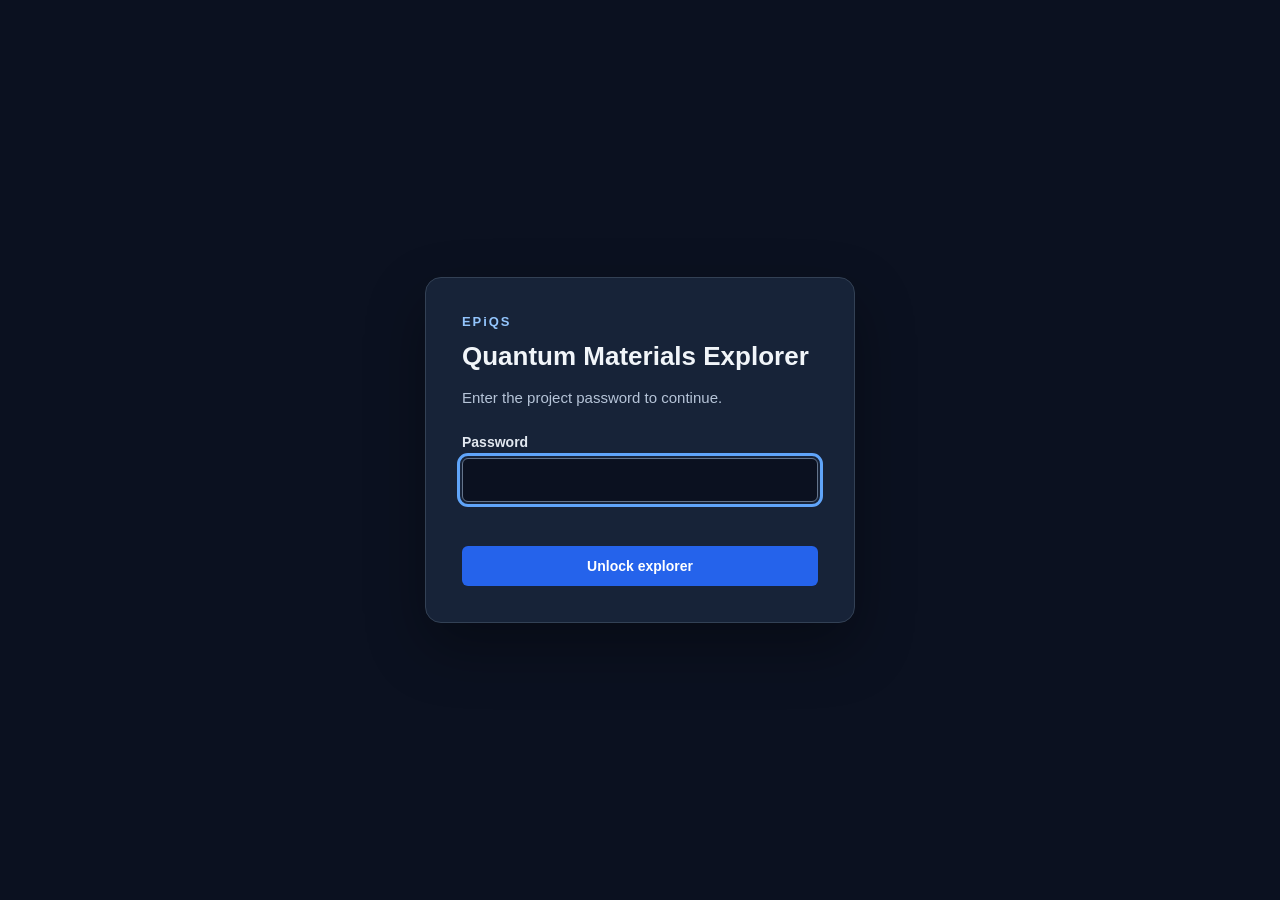
<file: physics-map.html>
<!DOCTYPE html>
<html lang="en" data-auth="locked">
<head>
<meta charset="utf-8"><meta name="viewport" content="width=device-width,initial-scale=1">
<title>Field Map — Quantum Materials Explorer</title>
<meta name="description" content="Trace how physics, chemistry, materials science and quantum information connect through quantum materials, with research questions and sourced milestones.">
<style>html[data-auth="locked"] body > :not(#auth-gate):not(noscript) { display:none !important; }</style>
<link rel="stylesheet" href="style.css?v=10"><link rel="stylesheet" href="physics-map.css?v=4">
<script src="auth.js?v=2" defer></script><script src="bootstrap.js?v=10" defer></script>
<link rel="stylesheet" href="field-map-navigation.css?v=1">
<script src="field-map-navigation.js?v=1" defer></script>
</head>
<body data-view="physics-map" class="atlas-page field-map-page">
<noscript><p>Enable JavaScript to use the interactive map.</p></noscript>
<nav class="site-nav" aria-label="Main navigation">
<a href="index.html" class="brand">Quantum <span>Materials Explorer</span></a>
<a href="index.html">Materials Co-occurrence</a><a href="collaboration.html">Collaboration</a><a href="techniques.html">Techniques × Materials</a><a href="phenomena.html">Phenomena Map</a><a href="knowledge-graph-v2.html" class="active" aria-current="location">Field Map</a><a href="programs.html">Programs</a>
<a href="about.html">About</a><button type="button" class="lock-site" data-lock-site>Lock site</button>
</nav>
<main class="atlas-shell" id="atlasMain">
<nav class="field-map-versions" aria-label="Field Map versions">
  <a href="physics-map.html" aria-current="page">V1 · Layered map</a>
  <a href="physics-map-v2.html">V2 · Connected fields</a>
  <a href="knowledge-graph-v2.html">V3 · Knowledge graph</a>
</nav>
<div class="atlas-hero"><div><p class="atlas-eyebrow">FIELDS · TOPICS · QUESTIONS</p><h1 data-i18n="title">How quantum materials became a field</h1><p data-i18n="subtitle">Research traditions, questions and exchange, traced through three readings.</p></div><div class="hero-actions"><button type="button" id="jumpQuantum" data-i18n="jump">Quantum materials</button><button type="button" id="language" aria-label="Switch to Chinese">Chinese</button></div></div>
<nav id="entryPoints" class="entry-points" aria-label="Research entry points"></nav>
<p class="formation-intro" data-i18n="formationText">Nature traces a widening concept in condensed-matter physics. Cava brings chemical traditions of discovery and explanation into the same frame. Together, they suggest convergence, without establishing a single disciplinary founder.</p>
<div class="atlas-controls"><nav id="breadcrumbs" aria-label="Research path"></nav><div class="atlas-search"><label for="atlasSearch" class="sr-only" data-i18n="searchLabel">Search fields, topics and questions</label><input type="search" id="atlasSearch" placeholder="Search fields, topics and questions" autocomplete="off"><div id="searchResults" hidden aria-label="Search results"></div></div></div>
<div class="atlas-grid"><section class="atlas-explore" aria-label="Interactive research map"><div class="map-heading"><div><p id="levelLabel" class="atlas-eyebrow"></p><h2 id="levelTitle" tabindex="-1"></h2></div><button type="button" id="backLevel" data-i18n="back">Back one layer</button></div><p id="levelDescription"></p><div class="map-legend"><span class="legend-area" data-i18n="legendArea">Fields / research areas</span><span class="legend-mechanism" data-i18n="legendMechanism">Mechanisms / phenomena / theories</span><span class="legend-material" data-i18n="legendMaterial">Materials / structures</span><span class="legend-bridge" data-i18n="legendBridge">Shared themes / approaches</span></div><div id="mapCanvas" aria-label="Click a topic to explore it"><svg id="mapEdges" viewBox="0 0 1000 570" preserveAspectRatio="none" aria-hidden="true"></svg><div id="mapNodes"></div></div><p id="mapHint" class="map-hint"></p><div id="relatedTopics" class="related-topics"></div></section><aside id="nodeDetails" class="atlas-details" aria-label="Topic details"></aside></div>
<section class="atlas-timeline" aria-labelledby="timelineTitle"><div class="timeline-heading"><div><p class="atlas-eyebrow">HISTORICAL MILESTONES</p><h2 id="timelineTitle" data-i18n="timeline">Follow the milestones</h2></div><div class="timeline-controls"><label for="timelineScope" class="sr-only" data-i18n="scope">Timeline scope</label><select id="timelineScope"><option value="current" data-i18n="currentScope">Current topic and its routes</option><option value="all" data-i18n="allScope">All mapped routes</option></select><label for="timelineLens" class="sr-only" data-i18n="lens">Historical lens</label><select id="timelineLens"><option value="all" data-i18n="lensAll">All activities</option><option value="phenomena" data-i18n="lensPhenomena">Discovery &amp; theory</option><option value="materials" data-i18n="lensMaterials">Material design &amp; preparation</option><option value="community" data-i18n="lensCommunity">Naming &amp; community</option></select><label for="atlasYear" data-i18n="through">Through</label><input id="atlasYear" type="range" min="1911" max="2025" value="2025"><output id="atlasYearLabel" for="atlasYear">2025</output><button type="button" id="resetYear" data-i18n="allYears">All years</button></div></div><p class="timeline-note" data-i18n="dateNote">Fields usually develop gradually. Nodes describe approximate periods; timeline dates mark specific events, not universal founding dates. The year filter applies to events only.</p><p class="timeline-note" data-i18n="lensNote">Activities can overlap without belonging to a single discipline. These selected milestones are not a complete, matched chronology of the disciplines.</p><div id="timelinePlot" aria-label="Historical timeline"></div><p id="timelineStatus" role="status"></p><div id="timelineEvents" class="event-grid"></div></section>
<section class="formation-guide"><h2 data-i18n="formationTitle">What does it mean for a discipline to lead?</h2><div id="formationPaths" class="formation-paths"></div></section>
<section class="coverage-section"><h2 data-i18n="coverageTitle">Coverage and perspectives of the three readings</h2><p data-i18n="coverageNote">Topic links open the map. Page numbers refer to the original papers; the grouping and research questions are our synthesis.</p><div id="readingCoverage"></div></section>
<section class="atlas-reading"><h2 data-i18n="readingTitle">How to read this map</h2><p data-i18n="readingText">Lines show research connections and reading routes. Physics, chemistry, materials science and quantum information are parallel entry points. Topics can appear along multiple routes; node types distinguish fields, mechanisms, materials and methods.</p><details><summary data-i18n="sourcesTitle">Classification and core readings</summary><div id="readingSources"></div><p data-i18n="sourceMethod">Physics domains draw on APS PhySH. The cross-field structure and topic questions are our reading-based synthesis, not a formal taxonomy or an established genealogy. Coverage includes principal themes and method groups, rather than every compound and case study.</p></details></section>
<footer class="atlas-footer"><div class="control-group"><label for="dataSource" data-i18n="dataset">Publication map source</label><select id="dataSource"><option value="symposium">EPiQS Postdoctoral Symposium</option><option value="wos">Web of Science</option></select></div><p data-i18n="datasetNote">This curated conceptual map does not change with the publication dataset.</p></footer>
</main><div id="nodeTooltip" role="tooltip" hidden></div><div id="atlasAnnounce" class="sr-only" aria-live="polite"></div>
</body></html>
</file>
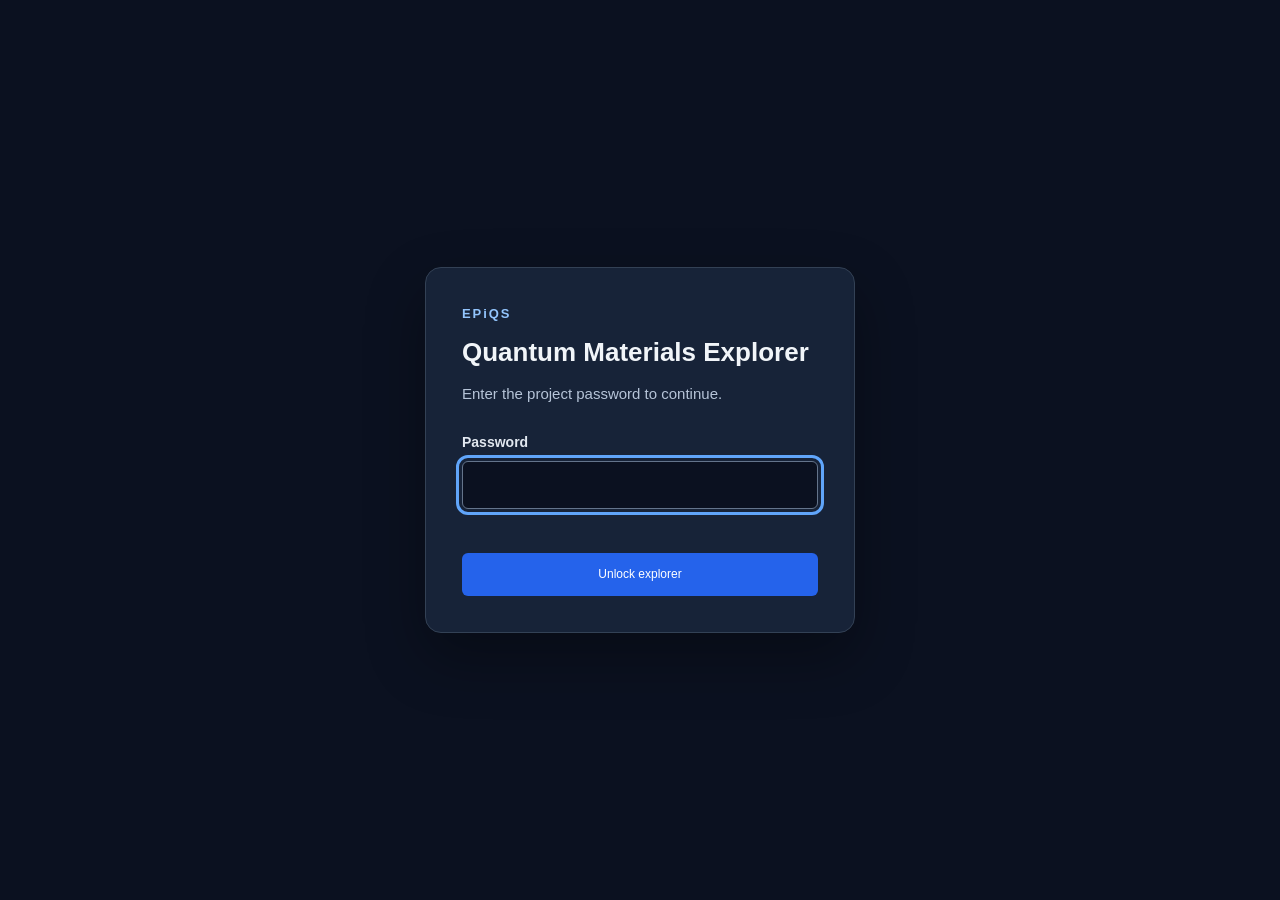
<file: programs.html>
<!doctype html>
<html lang="en" data-auth="locked"><head><meta charset="utf-8"><meta name="viewport" content="width=device-width,initial-scale=1">
<title>University pathways & research communities — Quantum Materials Explorer</title><meta name="description" content="Explore quantum materials institutions through a relationship map, host locations, sourced milestones and detailed entries.">
<style>html[data-auth="locked"] body > :not(#auth-gate):not(noscript){display:none!important}</style>
<link rel="stylesheet" href="style.css?v=10"><link rel="stylesheet" href="directory.css?v=2"><script src="auth.js?v=2" defer></script><script src="bootstrap.js?v=8" defer></script>
<link rel="stylesheet" href="programs-versions.css?v=1"></head><body data-view="institutions" data-directory="programs" class="directory-page">
<noscript>Enable JavaScript to open this directory.</noscript><a class="directory-skip" href="#directoryMain">Skip to directory</a>
<nav class="site-nav" aria-label="Main navigation"><a href="index.html" class="brand">Quantum <span>Materials Explorer</span></a><a href="index.html">Materials Co-occurrence</a><a href="collaboration.html">Collaboration</a><a href="techniques.html">Techniques × Materials</a><a href="phenomena.html">Phenomena Map</a><a href="knowledge-graph-v2.html">Field Map</a><a href="programs.html" class="active" aria-current="page">Programs</a><a href="about.html">About</a><button type="button" class="lock-site" data-lock-site>Lock site</button></nav>
<main id="directoryMain" class="directory-shell" tabindex="-1">
<header class="directory-hero"><div><h1>University pathways & research communities</h1><p>Degrees, minors, specializations, certificates, curricula and research centers—different ways into quantum materials.</p></div><div class="directory-meta"><b id="entryTotal">—</b> entries · checked <time datetime="2026-10-29">29 Oct 2026</time></div></header>
<nav class="programs-versions" aria-label="Programs versions"><span>Programs</span><a href="programs.html" aria-current="page">V1 · Directory &amp; relationships</a><a href="institutional-atlas.html">V2 · Institutional atlas</a></nav>
<nav id="directoryTabs" class="directory-tabs" aria-label="Directory pages"><a href="programs.html" aria-current="page">University & Programs<b data-count="programs">—</b></a><a href="labs.html">Labs & Institutes<b data-count="labs">—</b></a><a href="federal.html">National & Federal<b data-count="federal">—</b></a></nav>
<div class="directory-controls"><form id="directoryFilters" role="search"><label class="directory-search" for="directoryQuery"><span>Search this view</span><input id="directoryQuery" type="search" placeholder="Name, university, funder or topic…" autocomplete="off"></label><label for="directoryGroup"><span>Group</span><select id="directoryGroup"><option value="all">All groups</option></select></label><button id="resetDirectory" type="button">Reset filters</button></form><p id="directoryStatus" role="status" aria-live="polite">Loading directory…</p></div>
<section class="directory-panel overview-panel" aria-labelledby="overviewTitle"><div class="panel-heading"><div><p class="directory-eyebrow">INSTITUTIONAL OVERVIEW</p><h2 id="overviewTitle">How the three views connect</h2></div><div class="segmented" role="group" aria-label="Overview visualization"><button type="button" id="connectionsMode" aria-pressed="true">Connections</button><button type="button" id="locationsMode" aria-pressed="false">Host locations</button></div></div>
<p id="overviewCaption" class="panel-note">Program–center links connect support to research. Shared hosts connect labs with university pathways. Select a group to browse its entries.</p>
<div id="connectionLegend" class="map-legend"><span><i class="line-key program"></i>Program–center link</span><span><i class="line-key host"></i>Shared university host</span><span><i class="line-key crosslist"></i>Same entity in two views</span></div>
<p class="mobile-pan-note">Swipe sideways to see the full map.</p><div id="institutionMap" class="institution-map" aria-label="Institutional overview"></div><div id="mapDetail" class="map-detail" hidden></div>
<p id="mapCoverage" class="panel-note small"></p></section>
<section class="directory-panel milestone-panel" aria-labelledby="milestoneTitle"><div class="panel-heading"><div><p class="directory-eyebrow">HISTORICAL MILESTONES</p><h2 id="milestoneTitle">Follow the milestones</h2></div><div class="milestone-controls"><label class="sr-only" for="directoryActivity">Milestone type</label><select id="directoryActivity"><option value="all">All milestones</option><option value="formation">Formation & designation</option><option value="education">Education & curriculum</option><option value="funding">Funding & renewal</option><option value="infrastructure">Facilities & infrastructure</option><option value="policy">Policy & coordination</option></select><label for="directoryYear">Through <input id="directoryYear" type="range" min="1962" max="2026" value="2026"><output id="directoryYearLabel">2026</output></label><button type="button" id="resetDirectoryTime">All years</button></div></div>
<p class="panel-note">Dates mark specific events: a course launch, center designation, funding announcement or facility opening. The year control filters milestones only; undated institutions remain in the directory.</p>
<p class="mobile-pan-note">Swipe the timeline sideways for earlier or later years.</p><div id="directoryTimeline" class="directory-timeline" aria-label="Milestone timeline"></div><div class="timeline-status-row"><p id="timelineStatus" class="panel-note small" role="status"></p><button id="clearMilestoneYear" type="button" hidden>Show all event years</button></div>
<div id="milestoneCards" class="milestone-cards"></div><button id="moreMilestones" type="button" hidden>Show all milestones</button></section>
<section id="rosterSection" class="directory-panel roster-section" aria-labelledby="rosterTitle" hidden><div class="panel-heading"><div><p class="directory-eyebrow">COMPLETE NAMED ROSTERS</p><h2 id="rosterTitle">Four networks, 22 centers and facilities</h2></div></div><div id="rosterGrid" class="roster-grid"></div><p class="panel-note small">Complete within these four official rosters. Other programs and institutions are selected examples.</p></section>
<section class="directory-browser" aria-labelledby="browseTitle"><div class="panel-heading"><h2 id="browseTitle">Programs & institutions in detail</h2><button id="exportDirectory" type="button" disabled>Download CSV</button></div><div id="directoryEntries"></div><div id="directoryEmpty" class="directory-empty" hidden><h3>No matching entries in this view.</h3><p>Try a shorter name, reset the group, or choose another directory tab.</p><button id="emptyReset" type="button">Clear filters</button></div></section>
<section class="directory-panel directory-notes"><details><summary>Coverage, sources & interpretation</summary><p id="directoryScope"></p><p>Research centers and themes are included alongside formal study programs, with their actual type shown. A center listing does not imply a degree or credential. Cross-listing preserves one entity rather than creating a duplicate institution.</p><p>Lines in the overview indicate the stated program links, shared hosts or cross-listing. They do not measure collaboration or influence. Map markers are approximate host cities, not exact laboratory coordinates or every partner site.</p><p>An official listing does not establish that an award is still funded or applications are open. Each entry distinguishes dated announcements, renewals and historical programs. The institutional directory is independent of the publication datasets.</p></details></section>
<footer class="directory-footer"><a href="physics-map-v2.html?lang=en&amp;view=origins&amp;topic=quantum-materials">← Field Atlas V2: origins and research traditions</a><span>Official sources are linked in each entry and milestone.</span></footer>
</main></body></html>
</file>
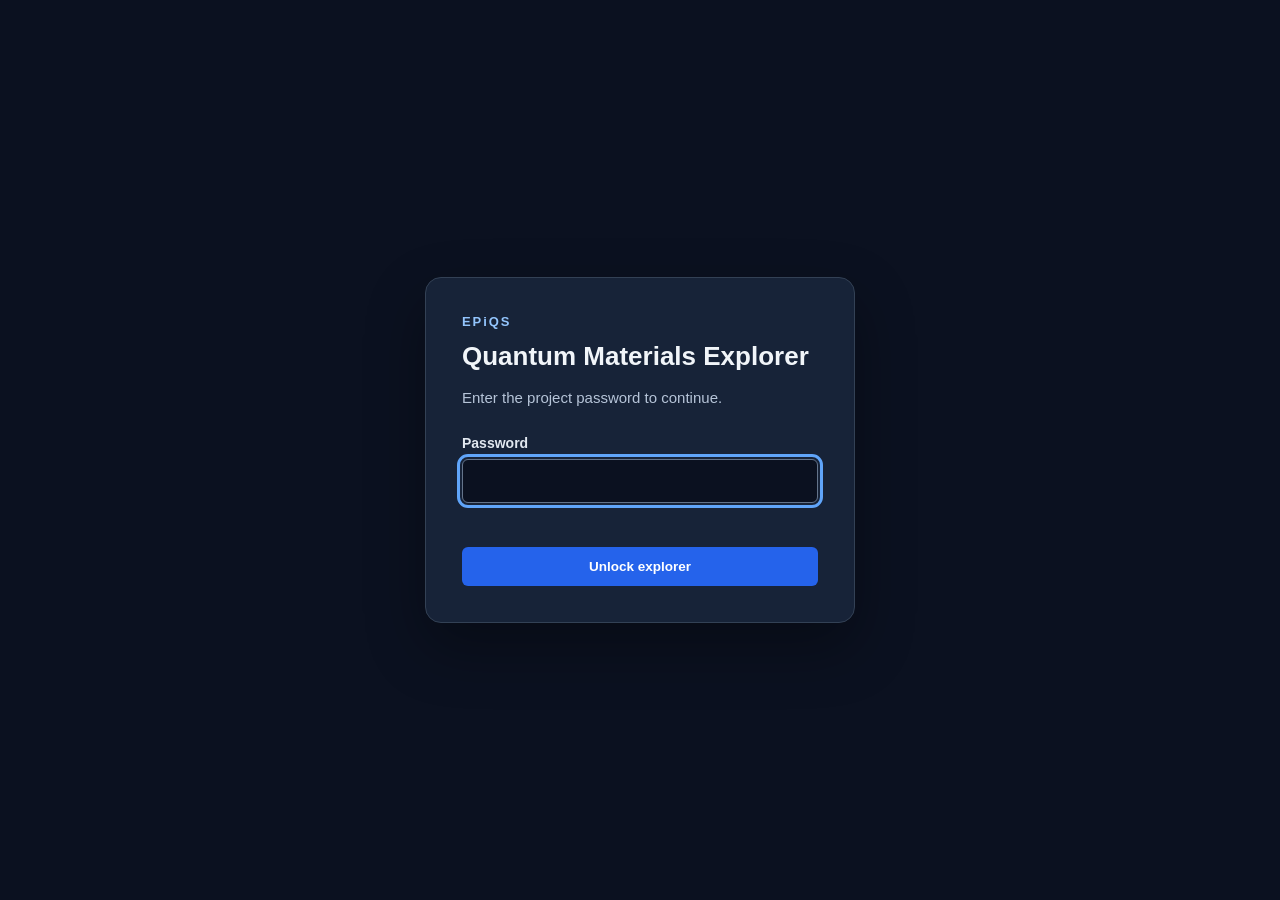
<file: techniques.html>
<!DOCTYPE html>
<html lang="en" data-auth="locked">
<head>
<meta charset="utf-8">
<meta name="viewport" content="width=device-width,initial-scale=1">
<title>Techniques × Materials — Quantum Materials Explorer</title>
<style>html[data-auth="locked"] body > :not(#auth-gate):not(noscript) { display:none !important; }</style>
<script src="auth.js?v=2" defer></script>
<script src="bootstrap.js?v=8" defer></script>
<link rel="stylesheet" href="style.css?v=10">
</head>
<body data-view="techniques">
<noscript><p>Enable JavaScript to enter the password and use the explorer.</p></noscript>
<nav class="site-nav" aria-label="Main navigation">
  <a href="index.html" class="brand">Quantum <span>Materials Explorer</span></a>
  <a href="index.html">Materials Co-occurrence</a>
  <a href="collaboration.html">Collaboration</a>
  <a href="techniques.html" class="active" aria-current="page">Techniques × Materials</a>
  <a href="phenomena.html">Phenomena Map</a>
  <a href="knowledge-graph-v2.html">Field Map</a>
  <a href="programs.html">Programs</a>
<a href="about.html">About</a>
  <button type="button" class="lock-site" data-lock-site>Lock site</button>
</nav>
<section class="source-bar" aria-label="Data source">
  <div class="control-group"><label for="dataSource">Data source</label><select id="dataSource"><option value="symposium">EPiQS Postdoctoral Symposium</option><option value="wos">Web of Science</option></select></div>
  <a class="source-methods" href="about.html">About the data</a>
  <p id="sourceNote" role="status">Loading dataset…</p>
</section>
<header>
  <div><h1>Technique × Material Bipartite Network</h1><p class="subtitle">Techniques connected to materials mentioned in the same papers.</p></div>
  <div id="stats" class="stats" aria-live="polite"></div>
</header>
<section id="explorerControls" class="explorer-controls" aria-label="Graph filters">
  <div class="control-group"><label for="category">Technique type</label><select id="category"><option value="all">All</option><option>Characterization</option><option>Synthesis</option><option>Computational</option></select></div>
  <div class="control-group"><label class="sr-only" for="search">Search graph nodes</label><input type="search" id="search" placeholder="Search techniques or materials…"></div>
  <div id="authorLimitGroup" class="control-group" hidden><label for="authorLimit">Show top</label><select id="authorLimit"><option value="100">100 names</option><option value="250">250 names</option><option value="500">500 names</option></select></div>
  <p id="coverage" class="coverage" aria-live="polite"></p>
</section>
<main class="layout" tabindex="-1">
  <div class="graph-wrap"><div id="network" aria-label="Interactive network"></div><div id="emptyGraph" hidden>No matching nodes. Try another search, year, or category. You can still browse this source’s papers.</div></div>
  <aside id="sidebar" aria-label="Details and papers"></aside>
</main>
</body>
</html>
</file>
<file: style.css>
:root {
  --bg:         #f7f8fa;
  --panel-bg:   #ffffff;
  --border:     #e5e7eb;
  --text:       #1f2937;
  --text-mid:   #4a5568;
  --text-light: #7f8c8d;
  --accent:     #2563eb;
  --mat:        #e74c3c;
  --tech:       #059669;
  --phenom:     #8e44ad;
  --author:     #2563eb;
  --funder:     #d97706;
}

/* Shared source selection and graph controls. */
[hidden] { display: none !important; }
.source-bar { background:#eef4ff; border-bottom:1px solid #cbd8ef; padding:12px 20px; display:flex; flex-wrap:wrap; align-items:center; gap:10px 22px; }
.source-bar label { font-weight:700; color:#1e40af; font-size:14px; }
.source-bar p { flex:1 1 420px; margin:0; color:#475569; font-size:13px; line-height:1.45; }
select, button, input { font:inherit; }
select { max-width:100%; padding:7px 10px; border:1px solid #bdc9d9; border-radius:6px; background:white; color:#1f2937; }
button { border:1px solid #cbd5e1; border-radius:6px; background:white; padding:7px 11px; color:#1e40af; cursor:pointer; }
button:hover { background:#eff6ff; }
button:disabled { opacity:.5; cursor:default; }
button:focus-visible, select:focus-visible, input:focus-visible, a:focus-visible { outline:3px solid #60a5fa; outline-offset:2px; }
.explorer-controls { background:white; border-bottom:1px solid #e5e7eb; padding:10px 20px; display:flex; flex-wrap:wrap; gap:12px 20px; align-items:center; }
.coverage { flex-basis:100%; color:#536176; margin:0; font-size:13px; }
.explorer-controls input[type=search], #paperQuery { padding:8px 10px; border:1px solid #cbd5e1; border-radius:6px; width:260px; max-width:100%; }
#yearLabel { min-width:36px; font-weight:700; }
.graph-wrap { position:relative; min-width:0; min-height:0; height:100%; }
.graph-wrap #network { width:100%; height:100%; min-height:0; }
#emptyGraph { position:absolute; inset:20% 12% auto; text-align:center; color:#536176; line-height:1.6; pointer-events:none; }
.source-explanation { color:#536176; line-height:1.65; font-size:13px; }
.evidence { margin:10px 0; color:#475569; font-size:12px; overflow-wrap:anywhere; }
.evidence summary { cursor:pointer; color:#1e40af; }
.evidence p { line-height:1.55; }
.paper-title a { color:inherit; text-decoration:none; }
.paper-title a:hover { color:#2563eb; text-decoration:underline; }
.paper-meta { overflow-wrap:anywhere; }
.pagination { display:flex; align-items:center; justify-content:space-between; gap:8px; margin-top:16px; }
.plain-button { margin-bottom:15px; }
#paperQuery { display:block; margin:8px 0 18px; width:100%; }
.sr-only { position:absolute; width:1px; height:1px; padding:0; margin:-1px; overflow:hidden; clip:rect(0,0,0,0); white-space:nowrap; border:0; }
*, *::before, *::after { box-sizing: border-box; }
html, body { height: 100%; margin: 0; }
body {
  background: var(--bg); color: var(--text);
  font-family: -apple-system, "Helvetica Neue", Helvetica, Arial, sans-serif;
  font-size: 13.5px; overflow: hidden;
  display: flex; flex-direction: column;
}

/* ── nav ── */
.site-nav {
  background: #0b1120; display: flex; align-items: center;
  padding: 0 24px; height: 42px; flex-shrink: 0; gap: 0;
}
.site-nav .brand {
  font-weight: 800; font-size: 15px; color: #60a5fa;
  text-decoration: none; margin-right: 20px;
}
.site-nav .brand span { color: #94a3b8; font-weight: 600; }
.site-nav a {
  color: #94a3b8; text-decoration: none; font-size: 13px;
  padding: 10px 14px; font-weight: 500; transition: color .15s;
}
.site-nav a:hover { color: #e2e8f0; }
.site-nav a.active {
  color: #ffffff; font-weight: 700;
  border-bottom: 2px solid #60a5fa;
}

/* ── header ── */
header {
  background: var(--panel-bg); border-bottom: 1px solid var(--border);
  display: flex; align-items: center; gap: 10px; flex-wrap: wrap;
  flex-shrink: 0; padding: 0 20px; min-height: 48px;
}
header h1 { margin: 0; font-size: 16px; font-weight: 700; line-height: 1.2; }
header .subtitle { color: var(--text-mid); font-size: 11.5px; margin-top: 2px; }
.control-group { display: flex; align-items: center; gap: 10px; }
.control-group label { font-size: 12px; color: var(--text-mid); white-space: nowrap; }
.control-group input[type=range] { width: 110px; vertical-align: middle; }
.control-group input[type=text] {
  padding: 6px 10px; font-size: 12.5px; border: 1px solid var(--border);
  border-radius: 6px; width: 180px; outline: none;
}
.control-group input[type=text]:focus { border-color: var(--accent); }
.toggle-group {
  display: inline-flex; background: #eef0f3; border-radius: 8px;
  padding: 3px; border: 1px solid var(--border);
}
.toggle-btn {
  border: none; background: transparent; padding: 7px 14px;
  font-size: 13px; font-weight: 600; color: var(--text-mid);
  cursor: pointer; border-radius: 6px; transition: all .12s;
}
.toggle-btn.active { background: var(--accent); color: white; }
.toggle-btn:not(.active):hover { color: var(--text); background: #e0e3e8; }
.stats {
  margin-left: auto; font-size: 11.5px; color: var(--text-light);
  text-align: right; line-height: 1.4;
}
.stats b { color: var(--text); }
.year-play-btn {
  background: var(--accent); color: white; border: none;
  border-radius: 4px; padding: 4px 8px; cursor: pointer;
  font-size: 12px; font-weight: 700; line-height: 1;
}
.year-play-btn:hover { opacity: .85; }

/* ── layout ── */
.layout {
  display: grid; grid-template-columns: minmax(0,1fr) 420px;
  flex: 1 1 0; overflow: hidden; min-width: 800px;
}
#network {
  background: var(--panel-bg); border-right: 1px solid var(--border);
  position: relative; min-height: 500px;
}
aside {
  background: var(--panel-bg); overflow-y: auto;
  padding: 22px 22px 60px;
}
aside .placeholder {
  color: var(--text-light); font-style: italic;
  margin-top: 90px; text-align: center; font-size: 13px;
}
aside h2 { margin: 0 0 4px; font-size: 18px; line-height: 1.25; }
aside .meta-row {
  display: flex; gap: 10px; align-items: center;
  margin: 8px 0 18px; flex-wrap: wrap;
}

/* ── badges & chips ── */
.badge {
  display: inline-block; padding: 3px 9px; border-radius: 12px;
  font-size: 11px; font-weight: 700; letter-spacing: .3px;
  text-transform: uppercase;
}
.badge.mat    { background: var(--mat);    color: #fff; }
.badge.tech   { background: var(--tech);   color: #fff; }
.badge.phenom { background: var(--phenom); color: #fff; }
.badge.author { background: var(--author); color: #fff; }
.badge.funder { background: var(--funder); color: #fff; }

.count-pill {
  display: inline-flex; align-items: center; gap: 5px;
  padding: 3px 10px; background: #eef0f3; border-radius: 12px;
  font-size: 11.5px; color: var(--text-mid); font-weight: 600;
}

.section-title {
  text-transform: uppercase; font-size: 10.5px; letter-spacing: .8px;
  color: var(--text-light); font-weight: 700;
  margin: 22px 0 8px; border-bottom: 1px solid var(--border); padding-bottom: 4px;
}

.topic-chips { display: flex; flex-wrap: wrap; gap: 6px; }
.topic-chip {
  padding: 4px 9px; font-size: 11.5px; border-radius: 12px;
  background: #eef0f3; color: var(--text-mid); border: 1px solid transparent;
  cursor: pointer; transition: all .15s;
}
.topic-chip:hover { background: #dde0e6; }
.topic-chip.mat    { background: rgba(231,76,60,.10);  color: #c0392b; border-color: rgba(231,76,60,.22); }
.topic-chip.tech   { background: rgba(5,150,105,.10);  color: #047857; border-color: rgba(5,150,105,.22); }
.topic-chip.phenom { background: rgba(142,68,173,.10); color: #6c3483; border-color: rgba(142,68,173,.22); }
.topic-chip.author { background: rgba(37,99,235,.08);  color: #1d4ed8; border-color: rgba(37,99,235,.20); }
.topic-chip.funder { background: rgba(217,119,6,.10);  color: #b45309; border-color: rgba(217,119,6,.22); }

/* ── paper cards ── */
.paper-card {
  border: 1px solid var(--border); border-radius: 8px;
  padding: 10px 12px; margin-bottom: 9px; background: #fafbfc;
  border-left: 4px solid var(--text-light);
}
.paper-card .paper-title { font-weight: 700; font-size: 13px; color: var(--text); }
.paper-card .paper-year { font-size: 11px; color: var(--text-mid); margin-left: 6px; }
.paper-card .paper-journal {
  font-size: 11px; color: var(--accent); font-style: italic; margin: 2px 0 0;
}
.paper-card .paper-meta {
  color: var(--text-mid); font-size: 11.5px; margin: 4px 0 0; line-height: 1.5;
}

/* ── material about panel ── */
.wiki-link {
  display: inline-block; margin: 4px 0 10px;
  font-size: 12px; font-weight: 600; color: var(--accent);
  text-decoration: none; padding: 3px 10px;
  border: 1px solid var(--accent); border-radius: 6px;
  transition: all .15s;
}
.wiki-link:hover { background: var(--accent); color: #fff; }

.mat-about {
  background: #f0f4f8; border-radius: 8px;
  padding: 14px 16px; margin: 6px 0 16px;
  border-left: 4px solid var(--accent);
}
.mat-desc {
  margin: 0 0 10px; font-size: 13px; line-height: 1.6;
  color: var(--text);
}
.mat-info-row {
  display: flex; gap: 8px; align-items: baseline;
  margin-bottom: 8px;
}
.mat-info-label {
  font-size: 11px; font-weight: 700; text-transform: uppercase;
  letter-spacing: .5px; color: var(--text-light); white-space: nowrap;
}
.mat-info-value {
  font-size: 13px; font-weight: 600; color: var(--text);
}
.mat-info-block {
  margin-top: 10px;
}
.mat-info-heading {
  font-size: 11.5px; font-weight: 700; color: var(--accent);
  text-transform: uppercase; letter-spacing: .4px;
  margin-bottom: 3px;
}
.mat-info-block p {
  margin: 0; font-size: 12.5px; line-height: 1.55;
  color: var(--text-mid);
}

/* ── legend ── */
.legend { margin-top: 20px; }
.legend-item {
  display: flex; align-items: center; gap: 8px;
  font-size: 12px; color: var(--text-mid); margin: 5px 0;
}
.legend-dot {
  width: 12px; height: 12px; border-radius: 50%; flex-shrink: 0;
}
.legend-line {
  width: 24px; height: 2px; flex-shrink: 0;
}

/* Keep the data controls and graph usable on smaller screens. */
header { padding:12px 20px; }
header .subtitle { font-size:13px; margin:5px 0 0; }
.stats { font-size:13px; }
.control-group label { font-size:13px; }
.layout { min-width:0; grid-template-columns:minmax(0,1fr) 400px; min-height:0; }
.site-nav { height:auto; min-height:44px; flex-wrap:wrap; }
aside { overflow-wrap:anywhere; }
@media(max-width:900px) {
  .layout { grid-template-columns:minmax(0,1fr) 330px; }
  .site-nav { padding:0 8px; }
  .site-nav a { padding:10px 8px; }
  .site-nav .brand { flex-basis:100%; margin:0; }
}
@media(max-width:640px) {
  html,body { height:auto; min-height:100%; overflow:auto; }
  .source-bar, .explorer-controls, header { padding:10px 12px; }
  .source-bar .control-group { flex-wrap:wrap; }
  .source-bar p { flex-basis:100%; }
  .stats { margin:0; text-align:left; }
  .layout { display:flex; flex-direction:column; overflow:visible; }
  .graph-wrap { height:52vh; min-height:300px; }
  aside { padding:20px 16px; overflow:visible; }
}

/* Password screen and About page. */
#auth-gate { position:fixed; inset:0; z-index:99999; background:#0b1120; display:grid; place-items:center; padding:24px; overflow:auto; }
.auth-card { width:min(100%,430px); background:#172338; color:#e2e8f0; padding:36px; border:1px solid #334155; border-radius:16px; box-shadow:0 24px 60px #0005; }
.auth-eyebrow { color:#93c5fd; font-size:13px; font-weight:700; letter-spacing:.15em; }
.auth-card h1 { color:#f1f5f9; font-size:26px; line-height:1.2; margin:12px 0; }
.auth-card p { color:#b6c4d8; font-size:15px; line-height:1.5; }
.auth-card label { display:block; margin:25px 0 8px; font-size:14px; font-weight:600; }
.auth-card input { width:100%; padding:12px; background:#0b1120; color:white; border:1px solid #64748b; border-radius:6px; font-size:16px; }
#auth-err { min-height:24px; color:#fca5a5; margin:10px 0; font-size:14px; }
.auth-card button { width:100%; background:#2563eb; color:white; padding:12px; border:0; font-weight:700; }
.site-nav .lock-site { color:#dbeafe; border-color:#475569; background:transparent; margin:5px 0 5px auto; font-size:12px; white-space:nowrap; }
.site-nav .lock-site:hover { background:#24334b; }
.source-methods { margin-left:auto; color:#1e40af; font-size:13px; }
.about-page { height:auto; min-height:100%; overflow:auto; }
.about-content { width:min(100%,1000px); margin:0 auto; padding:42px 30px 64px; font-size:16px; line-height:1.7; }
.about-intro { max-width:750px; margin-bottom:35px; }
.about-intro h1 { font-size:36px; line-height:1.2; margin:8px 0 18px; }
.eyebrow { color:#1e40af; text-transform:uppercase; font-size:13px; font-weight:700; letter-spacing:.1em; margin:0; }
.about-content section { margin:34px 0; }
.about-content h2 { font-size:23px; line-height:1.3; margin-bottom:18px; }
.about-content h3 { font-size:18px; margin:20px 0 10px; }
.about-content p { margin:12px 0; }
.about-content a { color:#1d4ed8; }
.source-summary { background:white; border:1px solid #dbe3ee; border-left:4px solid #2563eb; border-radius:8px; padding:12px 24px 20px; }
.about-table-wrap { overflow-x:auto; }
.about-content table { width:100%; border-collapse:collapse; font-size:15px; }
.about-content th,.about-content td { border-bottom:1px solid #dbe3ee; padding:13px 15px; text-align:left; vertical-align:top; }
.about-content thead { background:#eaf0f9; }
.about-content tbody th { min-width:170px; }
.about-content li { margin:10px 0; }
.load-error { padding:16px; background:#fff0f0; color:#991b1b; }
@media(max-width:640px) {
  .auth-card { padding:25px; }
  .about-content { padding:28px 16px 45px; }
  .about-intro h1 { font-size:29px; }
  .source-summary { padding:12px 16px; }
  .site-nav .lock-site { margin-left:8px; }
}

/* Keep the full navigation reachable as the institutional directory grows. */
.site-nav{height:auto;min-height:42px;flex-wrap:wrap;row-gap:0}
.site-nav a,.site-nav button{flex-shrink:0;white-space:nowrap}
@media(max-width:1350px){.site-nav{padding:0 14px}.site-nav .brand{margin-right:8px}.site-nav a{padding:10px 10px;font-size:12px}}
@media(max-width:700px){.site-nav{flex-wrap:nowrap;overflow-x:auto;min-height:44px}.site-nav .brand{font-size:13px}.site-nav a{font-size:11px;padding:12px 10px}}
</file>
<file: directory.css>
/* Shared blue / white visual language with the publication explorer. */
.directory-page{display:block;height:auto;min-height:100%;overflow:auto;background:var(--bg);color:var(--text);font-family:-apple-system,'Helvetica Neue',Helvetica,Arial,sans-serif;font-size:13.5px;line-height:1.6}
.directory-page a{color:#2563eb;text-underline-offset:3px}.directory-page a:hover{color:#1d4ed8}.directory-page button,.directory-page input,.directory-page select{font:inherit}.directory-page button{font-size:12px}.directory-page :focus-visible{outline:3px solid #60a5fa;outline-offset:3px}.directory-skip{position:absolute;left:16px;top:-100px;z-index:999;background:white;padding:10px}.directory-skip:focus{top:8px}.directory-shell{max-width:1640px;margin:auto;padding:20px 28px 30px}.directory-hero{padding:0;border:0;background:none;display:flex;align-items:center;justify-content:space-between;gap:20px;margin-bottom:18px;flex-wrap:nowrap}.directory-hero h1{font-size:25px;line-height:1.25;font-weight:700;letter-spacing:-.02em;margin:0 0 7px;color:#1f2937}.directory-hero p{font-size:13px;margin:0;color:#64748b}.directory-meta{font-size:11px;color:#64748b;white-space:nowrap}.directory-meta b{font-size:17px;color:#2563eb;margin-right:3px}.directory-tabs{display:flex;gap:7px;flex-wrap:wrap;border-bottom:1px solid #dbe3ee;padding-bottom:14px;margin-bottom:16px}.directory-tabs a{display:flex;align-items:center;gap:14px;text-decoration:none;padding:9px 15px;border:1px solid #cbd5e1;border-radius:7px;background:white;color:#475569;font-size:12px;font-weight:600}.directory-tabs a[aria-current=page]{background:#2563eb;border-color:#2563eb;color:white}.directory-tabs b{font-size:10px;background:#f1f5f9;color:#475569;border-radius:10px;min-width:23px;text-align:center;padding:1px 5px}.directory-tabs a[aria-current=page] b{background:#ffffff24;color:white}.directory-controls{margin-bottom:16px}.directory-controls form{display:flex;flex-wrap:wrap;align-items:end;gap:12px;background:white;padding:13px 16px;border:1px solid #dbe3ee;border-radius:7px}.directory-controls label{display:flex;flex-direction:column;gap:4px;color:#64748b;font-size:11px}.directory-search{flex:1;min-width:240px}.directory-controls input{height:35px;width:100%;border:1px solid #cbd5e1;border-radius:5px;padding:7px 10px;font:13px -apple-system,Arial,sans-serif;color:#1f2937}.directory-controls select{height:35px;max-width:310px;font-size:12px}.directory-controls button{height:35px}.directory-controls>p{font-size:11px;color:#64748b;margin:8px 0 0}.directory-panel{background:white;border:1px solid #dbe3ee;border-radius:10px;padding:20px 22px;margin-bottom:20px}.panel-heading{display:flex;align-items:center;justify-content:space-between;gap:20px;margin-bottom:12px}.panel-heading h2{font-size:20px;line-height:1.25;margin:0;color:#1e293b;font-weight:700;letter-spacing:-.025em}.directory-eyebrow{font-size:9px;letter-spacing:.16em;font-weight:700;color:#6b83a3;margin:0 0 6px}.panel-note{font-size:12px;color:#536b8b;margin:10px 0;line-height:1.7}.panel-note.small{font-size:10px}.segmented{display:flex;gap:4px;padding:3px;background:#f1f5f9;border-radius:7px}.segmented button{border:0;background:none;color:#64748b;padding:7px 12px;white-space:nowrap}.segmented button[aria-pressed=true]{background:white;color:#1d4ed8;box-shadow:0 1px 3px #0f172a1f}.map-legend{display:flex;flex-wrap:wrap;gap:10px 24px;font-size:10px;color:#64748b;margin:15px 0 8px}.map-legend span{display:flex;align-items:center;gap:7px}.line-key{display:inline-block;width:23px;border-top:2px solid}.line-key.program{border-color:#3b82f6}.line-key.host{border-color:#94a3b8;border-top-style:dashed}.line-key.crosslist{border-color:#a78bfa;border-top-style:dotted}.institution-map{overflow-x:auto;border-radius:6px;margin-top:5px}.institution-map>svg{display:block;width:100%;min-width:920px;height:auto}.map-column{fill:#f8fafc;stroke:#e5eaf2;stroke-width:1}.map-column.current{fill:#f3f7ff;stroke:#c9dbf7}.map-column-title{fill:#475569;font-size:13px;font-weight:700;text-anchor:middle}.relationship-line{fill:none;stroke-width:1.7;opacity:.65}.relationship-line.program{stroke:#3b82f6}.relationship-line.host{stroke:#94a3b8;stroke-dasharray:5 5}.relationship-line.crosslist{stroke:#a78bfa;stroke-dasharray:2 3}.relationship-line:hover{stroke-width:4;opacity:1}.map-group{cursor:pointer}.map-group>rect{fill:white;stroke:#d5dfec;stroke-width:1}.map-group.this-page>rect{stroke:#b9ceef}.map-group:hover>rect,.map-group:focus>rect{fill:#eaf2ff;stroke:#60a5fa;stroke-width:2}.map-group.selected>rect{fill:#dbeafe;stroke:#2563eb;stroke-width:2}.map-node-label{font-size:11.5px;fill:#334155;font-weight:550}.map-count-bg{fill:#eff6ff;stroke:#dbeafe}.map-count{fill:#2563eb;text-anchor:middle;font-size:10px;font-weight:700}.map-detail{padding:14px 16px;border-left:3px solid #3b82f6;background:#eff6ff;border-radius:3px;font-size:12px;margin-top:16px;line-height:1.7}.map-detail>strong,.map-detail>span{display:block}.map-detail>span{color:#536b8b;margin:3px 0 8px}.map-detail ul{padding-left:18px;margin:10px 0}.map-detail li{margin:4px 0}.map-location-sources{display:flex;gap:12px;flex-wrap:wrap;font-size:10px;margin-top:12px}.geography-view .host-picker{margin:8px 0 10px;max-width:100%;font-size:12px}.geography-view svg{display:block;width:100%;min-width:700px;height:auto;border:1px solid #dbe3ee;border-radius:7px}.map-water{fill:#f5f9ff}.map-land{fill:#eef2f6;stroke:#c1cedd;stroke-width:1.1;fill-rule:evenodd}.country-label{font-size:12px;letter-spacing:.18em;fill:#94a3b8;text-anchor:middle}.host-marker{cursor:pointer}.host-marker circle{fill:#3b82f6;stroke:white;stroke-width:2;fill-opacity:.9}.host-marker:hover circle,.host-marker:focus circle,.host-marker.selected circle{fill:#1d4ed8;stroke:#0f172a;stroke-width:2}.host-count{font-size:10px;font-weight:700;fill:white;text-anchor:middle;pointer-events:none}.milestone-controls{display:flex;flex-wrap:wrap;align-items:center;gap:9px;font-size:10px}.milestone-controls select{font-size:11px;height:31px}.milestone-controls label{display:flex;align-items:center;gap:8px}.milestone-controls input{width:125px;accent-color:#2563eb}.milestone-controls output{font-size:12px;font-weight:700;color:#1d4ed8;min-width:29px}.milestone-controls button{font-size:10px;padding:6px 8px}.directory-timeline{overflow-x:auto;margin:15px 0 0}.directory-timeline svg{display:block;width:100%;min-width:700px}.time-axis{stroke:#c3d3e8;stroke-width:1}.time-label{fill:#6b83a3;font-size:11px;letter-spacing:.06em;text-anchor:middle}.time-stem{stroke:#d8e4f5;stroke-width:1}.year-marker{cursor:pointer}.year-marker circle{fill:#4585cc;stroke:white;stroke-width:2}.year-marker:hover circle,.year-marker:focus circle,.year-marker.selected circle{fill:#1d4ed8;stroke:#93c5fd;stroke-width:3}.year-count{text-anchor:middle;font-size:10px;font-weight:600;fill:white;pointer-events:none}.timeline-status-row{display:flex;align-items:center;justify-content:space-between;border-top:1px solid #e2e8f0;margin:0 0 10px;gap:15px}.timeline-status-row button{font-size:10px;padding:5px 8px}.milestone-cards{display:grid;grid-template-columns:repeat(3,minmax(0,1fr));gap:10px}.milestone-card{padding:14px;background:#fbfdff;border:1px solid #dbe3ee;border-radius:7px;min-width:0}.milestone-meta{display:flex;gap:7px;align-items:center;font-size:9px;color:#64748b}.milestone-meta b{font-size:12px;color:#2563eb}.milestone-card h3{font-size:12px;line-height:1.5;margin:6px 0;color:#334155;font-weight:650}.milestone-entry{font-size:10px;font-weight:600}.milestone-card p{font-size:10px;line-height:1.7;color:#64748b;margin:8px 0}.milestone-source{display:block;font-size:9px;margin-top:10px}#moreMilestones{margin-top:12px;font-size:11px}.roster-grid{display:grid;grid-template-columns:repeat(4,minmax(0,1fr));gap:12px;align-items:start}.roster-card{background:#f8fbff;border:1px solid #dbe3ee;border-radius:7px;padding:15px;font-size:11px;min-width:0}.roster-heading{display:flex;gap:11px;align-items:center}.roster-number{font-size:27px;line-height:1;color:#2563eb}.roster-card h3{font-size:12px;line-height:1.5;margin:0}.roster-card>p{font-size:10px;color:#64748b;line-height:1.7}.roster-card summary{cursor:pointer;color:#1d4ed8;font-size:10px}.roster-card ul{list-style:none;margin:12px 0;padding:0}.roster-card li{padding:7px 0;border-top:1px solid #dbe3ee;font-size:10px;line-height:1.6}.roster-card li a,.entry-related li a{display:block}.roster-source{display:inline-block;font-size:9px;margin-top:13px}.directory-browser{margin-top:25px}.entry-group{margin:0 0 26px}.group-title{display:flex;align-items:center;gap:10px;font-size:13px;line-height:1.5;padding:0 0 9px;border-bottom:1px solid #dbe3ee;margin:18px 0 13px;color:#334155}.group-title span{font-size:10px;color:#64748b;font-weight:400}.entry-grid{display:grid;grid-template-columns:repeat(3,minmax(0,1fr));gap:14px;align-items:start}.directory-card{background:white;border:1px solid #dbe3ee;border-radius:8px;padding:19px 20px 0;min-width:0;scroll-margin-top:20px}.directory-card:target{border-color:#60a5fa;box-shadow:0 0 0 3px #dbeafe}.entry-top{display:flex;justify-content:space-between;align-items:flex-start;gap:12px;font-size:9px;line-height:1.5;color:#64748b}.entry-permalink{font-size:17px;text-decoration:none;line-height:1}.entry-acronym{font-size:11px;letter-spacing:.04em;color:#2563eb;font-weight:650;margin:13px 0 6px}.directory-card h3{font-size:16px;line-height:1.4;font-weight:650;color:#1e293b;margin:0 0 14px;overflow-wrap:anywhere}.entry-crosslist{font-size:10px;background:#f5f3ff;padding:5px 8px;border-radius:4px;color:#64748b;margin:0 0 13px}.entry-roles{display:grid;grid-template-columns:88px minmax(0,1fr);gap:5px 9px;font-size:10px;line-height:1.65;margin:0 0 14px}.entry-roles dt{color:#64748b}.entry-roles dd{margin:0;color:#475569}.entry-focus{font-size:12px;line-height:1.7;margin:0 0 12px;color:#475569}.entry-materials{padding:10px 12px;background:#f3f7ff;border-left:2px solid #a7c5f2;font-size:11px;line-height:1.7;color:#536b8b;margin:0 0 13px}.entry-materials strong{display:block;font-size:9px;color:#2563eb;letter-spacing:.03em;margin-bottom:2px}.entry-topics{display:flex;flex-wrap:wrap;gap:4px;margin-bottom:14px}.entry-topics span{font-size:9px;background:#f1f5f9;color:#64748b;border-radius:4px;padding:3px 6px}.entry-parent{font-size:10px;color:#64748b;margin:10px 0 14px}.entry-parent a{font-weight:600}.entry-related{font-size:10px;color:#64748b;margin-bottom:14px}.entry-related summary,.entry-evidence summary{cursor:pointer;color:#2563eb;font-size:10px}.entry-related ul{padding-left:17px;margin:11px 0}.entry-related li{margin:6px 0}.entry-evidence{font-size:11px;line-height:1.7;color:#64748b;padding-bottom:15px}.entry-evidence ol{padding-left:18px}.entry-evidence li{margin:12px 0}.entry-evidence small{display:block;font-size:9px;margin-top:4px;color:#7c8da5}.entry-event{border-left:2px solid #bfdbfe;padding-left:9px}.entry-event b{color:#2563eb}.entry-status{font-weight:600;color:#475569}.entry-checked{font-size:9px}.entry-bottom{display:flex;justify-content:space-between;align-items:flex-start;gap:18px;border-top:1px solid #e2e8f0;padding:12px 0;font-size:9px;line-height:1.6}.entry-bottom>a{white-space:nowrap;text-decoration:none;font-weight:600}.status-short{text-align:right;color:#64748b;max-width:65%}.directory-empty{padding:40px 25px;background:#eff6ff;border:1px solid #cbdaf0;border-radius:8px;text-align:center}.directory-empty h3{font-size:18px;margin:0 0 8px}.directory-empty p{font-size:12px}.directory-notes{margin-top:25px;font-size:11px;color:#64748b}.directory-notes summary{font-size:12px;cursor:pointer;color:#475569}.directory-notes p{max-width:1100px;line-height:1.8}.directory-footer{display:flex;justify-content:space-between;gap:20px;font-size:10px;color:#64748b;border-top:1px solid #dbe3ee;padding-top:17px;margin-top:20px}
@media(max-width:1200px){.entry-grid{grid-template-columns:repeat(2,minmax(0,1fr))}.directory-hero{align-items:flex-start}.directory-meta{white-space:normal;text-align:right;max-width:160px}.milestone-panel>.panel-heading{align-items:flex-start}.milestone-controls{max-width:460px;justify-content:flex-end}.roster-grid{grid-template-columns:repeat(2,minmax(0,1fr))}}
@media(max-width:700px){.directory-shell{padding:18px 14px 25px}.directory-hero{display:block;margin-bottom:16px}.directory-hero h1{font-size:23px}.directory-hero p{font-size:12px}.directory-meta{text-align:left;max-width:none;margin-top:10px;font-size:10px}.directory-meta b{font-size:13px}.directory-tabs{gap:6px}.directory-tabs a{font-size:10px;padding:8px 9px;gap:7px;flex:1;justify-content:space-between;min-width:0}.directory-tabs b{font-size:9px;min-width:20px}.directory-controls form{padding:12px;gap:10px}.directory-controls label{font-size:10px}.directory-search{flex-basis:100%;min-width:0}.directory-controls form>label:nth-child(2){flex:1;min-width:0}.directory-controls select{max-width:100%;width:100%;font-size:10px}.directory-controls button{font-size:10px}.directory-panel{padding:16px 14px;margin-bottom:15px}.panel-heading{align-items:flex-start;gap:12px;flex-wrap:wrap}.panel-heading h2{font-size:18px}.panel-note{font-size:11px}.panel-note.small{font-size:10px}.segmented button{font-size:10px;padding:6px 9px}.map-legend{gap:7px 14px;font-size:9px}.map-legend .line-key{width:17px}.institution-map>svg{min-width:920px}.milestone-controls{justify-content:flex-start;max-width:none}.milestone-controls input{width:100px}.milestone-cards{grid-template-columns:1fr}.milestone-card h3{font-size:12px}.roster-grid{gap:8px}.roster-card{padding:12px}.roster-heading{display:block}.roster-number{display:block;margin-bottom:8px}.entry-grid{grid-template-columns:1fr}.directory-card{padding:18px 18px 0}.directory-card h3{font-size:17px}.entry-roles{grid-template-columns:88px minmax(0,1fr)}.directory-footer{display:block}.directory-footer span{display:block;margin-top:8px}.map-detail{font-size:11px}.overview-panel .mapCoverage{font-size:10px}}
@media(prefers-reduced-motion:reduce){.directory-page *{scroll-behavior:auto!important}}
@media print{.site-nav,.directory-controls,.segmented,.entry-permalink,.panel-heading button,.milestone-controls{display:none!important}.directory-shell{padding:0}.directory-page{background:white}.entry-grid{display:block}.directory-card{break-inside:avoid;margin-bottom:12px}.institution-map>svg{min-width:0}.directory-timeline svg{min-width:0}.directory-hero h1{font-size:24px}}

.directory-page .site-nav a{color:#94a3b8}.directory-page .site-nav a.active{color:white}.directory-page .site-nav .brand{color:#60a5fa}.directory-page .site-nav a:hover{color:#e2e8f0}.relationship-line.crosslist{stroke:#8b5cf6;stroke-width:2;opacity:.9}

.institution-map>svg{max-width:1100px;margin:auto}.map-group.filtered-out{opacity:.38}

.geo-canvas{overflow-x:auto;border-radius:7px}.mobile-pan-note{display:none}@media(max-width:700px){.mobile-pan-note{display:block;color:#64748b;font-size:10px;margin:8px 0}.geography-view{width:100%}}
</file>
<file: programs-versions.css>
.programs-versions{display:flex;align-items:center;gap:8px;flex-wrap:wrap;padding:10px 12px;margin:0 0 18px;border:1px solid #dce5f0;border-radius:8px;background:#fff;font-family:-apple-system,'Helvetica Neue',Helvetica,Arial,sans-serif;font-size:12px;line-height:1.5}
.programs-versions>span{font-weight:700;color:#61728a;margin-right:7px}
.programs-versions a{padding:7px 11px;border:1px solid transparent;border-radius:5px;text-decoration:none;color:#416082}
.programs-versions a:hover{color:#174b94;background:#f1f6fd}
.programs-versions a[aria-current=page]{color:#174b94;border-color:#bed2ed;background:#edf4ff;font-weight:700}
.programs-versions a:focus-visible{outline:3px solid #60a5fa;outline-offset:2px}
@media(max-width:600px){.programs-versions{gap:5px;padding:9px}.programs-versions>span{flex-basis:100%}.programs-versions a{padding:7px 8px;font-size:11px}}
@media print{.programs-versions{display:none}}
</file>
<file: institutional-atlas/atlas.css>
:root{--ink:#192a43;--muted:#64748b;--blue:#2762c8;--border:#dce5f0;--bg:#f7f8fa;--soft:#eef4fc;--gold:#b7791f}*{box-sizing:border-box}body{margin:0;background:var(--bg);font:14px/1.5 -apple-system,BlinkMacSystemFont,"Helvetica Neue",Arial,sans-serif;color:var(--ink)}a{color:#235ba9}button,input,select{font:inherit}button,select{cursor:pointer}button{border:1px solid #cbd7e7;background:white;border-radius:6px;padding:8px 12px;color:var(--ink)}button:hover{background:#eaf2ff}button:focus-visible,a:focus-visible,input:focus-visible,select:focus-visible,svg [tabindex]:focus-visible{outline:3px solid #e1a63d;outline-offset:3px}button[aria-pressed=true]{background:#e8f0ff;color:#164d9d;border-color:#abc8ef}.nav-title{border-left:1px solid #43516a;padding-left:22px}.preview-badge{font-size:10px;letter-spacing:.12em;background:#2c3c56;color:#c9dafa;padding:4px 8px;border-radius:4px;margin-left:auto}main{max-width:1680px;padding:20px 28px 24px;margin:auto}.preview-note{color:#5b6c83;font-size:12px;border-bottom:1px solid var(--border);padding:0 0 12px}.hero{display:flex;align-items:center;justify-content:space-between;gap:20px;margin:25px 0 22px}.eyebrow{font-size:10px;letter-spacing:.15em;color:#627da0;font-weight:750;margin:0 0 7px}h1{font-size:34px;letter-spacing:-1.1px;line-height:1.2;margin:0 0 10px}h2{font-size:20px;letter-spacing:-.4px;line-height:1.3;margin:0}h3{font-size:15px;margin:0 0 7px}p{margin:7px 0;color:var(--muted)}.hero p:last-child{max-width:800px;font-size:15px}.quiet{white-space:nowrap;background:white}.stats{display:grid;grid-template-columns:repeat(4,1fr);gap:12px;margin-bottom:18px}.stat{border:1px solid var(--border);border-radius:8px;background:white;padding:13px 18px;display:flex;gap:12px;align-items:baseline}.stat b{font-size:26px;font-weight:700;letter-spacing:-1px;color:#245b9b}.stat span{font-size:12px;color:#657a94}.panel{border:1px solid var(--border);border-radius:10px;background:white}.filters{display:grid;grid-template-columns:2.1fr 1fr 1.7fr auto;gap:14px;padding:16px 20px;margin-bottom:18px;align-items:end}label{display:flex;flex-direction:column;gap:5px;font-size:12px;color:#4c607d;font-weight:600}input[type=search],select{padding:9px 10px;border:1px solid #cbd7e7;border-radius:5px;color:#243a58;background:white;width:100%;min-width:0}.filter-bottom{grid-column:1/-1;display:flex;gap:18px;align-items:center;flex-wrap:wrap;border-top:1px solid #edf0f6;padding-top:12px}fieldset{border:0;display:flex;gap:18px;margin:0;padding:0;flex-wrap:wrap}fieldset label,.toggle{flex-direction:row;align-items:center;gap:7px}.filter-bottom p{margin:0 0 0 auto;font-size:12px}.legend-mark{width:9px;height:9px;border:1.5px solid #577da9;display:inline-block}.university{border-radius:50%}.lab{transform:rotate(45deg)}.federal{border-radius:2px;background:#e6effc}input[type=checkbox]{accent-color:#2762c8}.atlas-layout{display:grid;grid-template-columns:minmax(0,1fr) 310px;gap:18px;align-items:start}.map-panel{overflow:hidden}.section-heading{display:flex;justify-content:space-between;gap:15px;align-items:center;margin-bottom:12px}.map-panel .section-heading{padding:19px 20px 0}.zoom-controls{display:flex;gap:5px}.zoom-controls button{padding:5px 9px;font-size:13px}.map-key{display:flex;flex-wrap:wrap;gap:6px 15px;margin:0 20px 6px;font-size:11px;color:#60728d}.map-scroll{overflow:auto;background:#f9fbff;border-top:1px solid #edf2f9;border-bottom:1px solid #edf2f9}#map{display:block;width:100%;min-width:920px;height:auto}.map-footer{display:flex;justify-content:space-between;gap:8px;padding:12px 18px 0;font-size:11px;color:#58708d}.map-scope{padding:0 18px 12px}.small{font-size:12px;line-height:1.6}.link-button{border:0;padding:0;background:none;color:#245ca8;white-space:nowrap}.side-stack{display:grid;gap:15px}.settings,.selection{padding:18px}.settings h2{font-size:19px}summary{cursor:pointer;color:#2b5895;font-weight:600}.selection h2{font-size:19px}.selection .host-type{color:#637e9f;font-size:10px;letter-spacing:.12em;text-transform:uppercase}.selection .host-counts{display:grid;grid-template-columns:repeat(3,1fr);margin:14px 0;gap:5px}.host-counts div{background:#f2f6fc;border-radius:5px;padding:9px 4px;text-align:center}.host-counts b{display:block;font-size:17px}.host-counts span{font-size:9px;color:#61718b}.selection ul{padding-left:16px;margin:7px 0 14px}.selection li{font-size:12px;margin:7px 0}.selection a{overflow-wrap:anywhere}.tag{display:inline-block;background:#edf3fc;border:1px solid #dae7f8;color:#426b9d;border-radius:20px;padding:2px 8px;font-size:10px;margin:2px 3px 2px 0}.agency-detail{padding:16px 20px;border-top:1px solid var(--border)}.agency-detail button{margin:4px}.state-shape{fill:#f1f5fa;stroke:#cfdae7;stroke-width:1.2;cursor:pointer}.state-shape:hover{fill:#e2ebf8}.state-shape.active{fill:#dce9fa;stroke:#6e9bc8;stroke-width:2}.state-name{font-size:15px;fill:#7890ac;letter-spacing:.5px;text-anchor:middle;pointer-events:none;font-weight:550}.state-name.small-state{font-size:12px}.state-leader{stroke:#bdc9d6;fill:none}.map-label{cursor:pointer}.map-label rect{fill:#fff;fill-opacity:.94;stroke:#e0e7ef;stroke-width:1;rx:4}.map-label text{font-size:16px;font-weight:600;fill:#294668}.map-label.selected rect{fill:#eaf1ff;stroke:#2e6bc4;stroke-width:2.2}.map-label.selected text{fill:#124383}.label-line{fill:none;stroke:#a8b9cd;stroke-width:1.1;pointer-events:none}.host-point{stroke:#fff;stroke-width:2;cursor:pointer}.selected-halo{fill:none;stroke:#163f77;stroke-width:3}.support-link{fill:none;stroke:#4f82be;stroke-width:1.6;opacity:.32;stroke-dasharray:5 5}.agency-node{cursor:pointer}.agency-node rect{fill:#eaf1fc;stroke:#c8d9ee;rx:6}.agency-node text{fill:#2d5786;font-size:15px;font-weight:650}.agency-node.active rect{fill:#245eae;stroke:#245eae}.agency-node.active text{fill:white}.agency-label{font-size:13px;fill:#67809e;letter-spacing:1.5px}.empty-map{font-size:21px;fill:#657995;text-anchor:middle}.map-ocean{font-size:15px;fill:#b1c4d9;letter-spacing:4px;text-anchor:middle}.timeline-panel,.directory,.methods{padding:20px;margin-top:20px}.segmented{display:flex;gap:5px}.segmented button{font-size:12px}.host-link{border:0;background:none;padding:0;color:#235ba9;text-align:left;font-weight:650}.timeline-controls{display:flex;gap:10px;align-items:center}.timeline-controls label{display:grid;grid-template-columns:1fr auto;gap:0}.timeline-controls input{grid-column:1/-1;width:190px;accent-color:#2762c8}.timeline-controls select{width:170px;font-size:12px}.timeline-controls button{font-size:12px}.timeline-scroll{overflow:auto}#timeline{width:100%;min-width:800px}.timeline-tick{font-size:12px;fill:#6e829d}.timeline-event{cursor:pointer;fill:#4e87ca;stroke:white;stroke-width:2}.timeline-event:hover,.timeline-event.active{fill:#b77b23}.event-cards{display:grid;grid-template-columns:repeat(3,1fr);gap:10px;margin:12px 0}.event-card{background:#f7faff;border:1px solid #e0eafa;border-radius:7px;padding:12px;font-size:12px}.event-card>b{color:#326eb4}.event-card p{margin:5px 0}.event-card a{font-size:11px}.record-grid{display:grid;grid-template-columns:repeat(3,1fr);gap:12px}.record{border:1px solid #e2e9f2;border-radius:7px;padding:15px}.record h3{line-height:1.4}.record p{font-size:12px}.record .record-type{font-size:10px;color:#6d87a4;letter-spacing:.03em}.record details{font-size:12px;margin-top:9px}.record li{margin:5px 0}.record ul{padding-left:17px}.record a{overflow-wrap:anywhere}.empty{padding:28px;color:#60758f;background:#f4f7fc;border-radius:7px;text-align:center}.method-grid{display:grid;grid-template-columns:repeat(3,1fr);gap:28px;margin:18px 0}.method-grid p{font-size:12px}.methods>details{margin:15px 0;border-top:1px solid var(--border);padding-top:15px}.ledger{width:100%;border-collapse:collapse;font-size:11px}.ledger td,.ledger th{text-align:left;border-bottom:1px solid #e7edf6;padding:9px}.ledger th{color:#657d9d}.ledger-wrap{overflow:auto}.funding-note{border-left:3px solid #91b3e0;padding:10px 14px;background:#f5f8fd;font-size:12px}footer{display:flex;justify-content:space-between;color:#7a8ba1;font-size:11px;padding:20px 3px}.sr-only,.skip{position:absolute;width:1px;height:1px;overflow:hidden;clip:rect(0,0,0,0)}.skip:focus{clip:auto;width:auto;height:auto;background:white;padding:10px;z-index:999}[hidden]{display:none!important}@media(min-width:1550px){#map{min-width:1080px}}@media(max-width:1050px){.atlas-layout{grid-template-columns:1fr}.side-stack{grid-template-columns:1fr 1fr}.filters{grid-template-columns:2fr 1fr}.filter-bottom{grid-column:1/-1}.nav-title{display:none}.timeline-panel .section-heading{align-items:start;flex-direction:column}}@media(max-width:650px){main{padding:14px 12px}.preview-badge{margin-left:auto}.hero{align-items:start;flex-direction:column;margin:22px 0 16px}h1{font-size:28px}.hero p:last-child{font-size:13px}.stats{grid-template-columns:1fr 1fr;gap:8px}.stat{padding:10px;gap:8px}.stat b{font-size:23px}.stat span{font-size:10px}.filters{padding:13px;gap:10px}.filters .search{grid-column:1/-1}.filters>button{grid-column:1/-1}fieldset{gap:10px}.filter-bottom{gap:10px}.filter-bottom p{margin:0;width:100%}.side-stack{grid-template-columns:1fr}.map-panel .section-heading{padding:15px 12px 0;align-items:start}h2{font-size:18px}.map-key{margin:0 12px 10px}.map-footer{padding:10px 12px 0;flex-direction:column}.map-scope{padding:0 12px 10px}.timeline-panel,.directory,.methods{padding:14px}#ranking{overflow:auto}.timeline-controls{flex-wrap:wrap}.timeline-controls input{width:150px}.event-cards,.record-grid,.method-grid{grid-template-columns:1fr}.ledger{min-width:800px}footer{gap:20px;flex-direction:column}.small{font-size:11px}}

/* Match the shared website shell while preserving the standalone atlas layout. */
body.atlas-page{display:block;height:auto;min-height:100%;overflow:auto}
.atlas-page .auth-card label{color:#e2e8f0}
.atlas-page .hero{background:none;border:0;padding:0;min-height:0}
.atlas-page .hero h1{font-size:34px;letter-spacing:-1.1px;line-height:1.2;margin:0 0 10px}
.atlas-page .side-stack{padding:0;background:none;overflow:visible}
.atlas-page .stats{margin-left:0;text-align:left}
.atlas-page .stat b{color:#245b9b}
.atlas-snapshot{font-size:12px;color:#64748b;margin:14px 0 0}
@media(max-width:650px){.atlas-page .hero h1{font-size:28px}}

.funding-panel{padding:22px;margin-top:20px}.funding-controls{display:grid;grid-template-columns:repeat(3,minmax(0,1fr));gap:14px;margin:18px 0}.funding-summary{display:flex;flex-wrap:wrap;gap:8px;margin:12px 0}.funding-summary span{background:#f0f5fc;border:1px solid #dce5f0;border-radius:6px;padding:8px 12px;font-size:12px;color:#405774}.funding-panel .ledger{width:100%;min-width:1000px}.funding-panel .ledger th{white-space:normal}.funding-panel .ledger td{vertical-align:top;max-width:330px}.funding-panel .ledger td p{font-size:12px}.funding-hosts{display:flex;flex-wrap:wrap;gap:5px;margin:5px 0}.funding-hosts button{font-size:11px;padding:3px 6px;background:#f2f6fc}.funding-card{border-top:1px solid #e2e8f0;padding:12px 0}.funding-card h3{font-size:13px;margin:5px 0}.funding-card p{font-size:12px}.funding-basis{display:block;font-size:11px;color:#657a94;margin-top:4px}.funding-panel .ledger-wrap{max-height:680px;overflow:auto}.funding-panel .ledger thead{position:sticky;top:0;background:#f2f6fc;z-index:1}.funding-panel .section-heading{padding:0}.funding-empty{padding:16px;border:1px dashed #c9d7e6;color:#64748b}.funding-card details p{overflow-wrap:anywhere}.funding-note a{white-space:normal}@media(max-width:650px){.funding-panel{padding:14px}.funding-controls{grid-template-columns:1fr}.funding-panel .section-heading{align-items:start;flex-direction:column;gap:12px}}

/* Private funding retains the atlas palette with a distinct, labeled purple accent. */
.agency-node.private-foundation rect{fill:#f2eafa;stroke:#a385bd}
.agency-node.private-foundation text{fill:#643f82}
.agency-node.private-foundation.active rect{fill:#e2d3ef;stroke:#643f82}
.support-link.private-support{stroke:#9873b3}
.legend-mark.philanthropy{background:#82639e;border-color:#82639e;border-radius:2px}
.sector-tag.private-foundation{color:#643f82;background:#f2eafa}
.sector-tag.federal{color:#315580;background:#eaf1fa}
.foundation-total,.funding-context{background:#f7f2fb;border-left:3px solid #9873b3;padding:12px 14px;font-size:13px;line-height:1.6}
.private-text{color:#643f82}
.research-group{line-height:1.65}
.funding-controls{grid-template-columns:repeat(4,minmax(0,1fr))}
@media(max-width:760px){.funding-controls{grid-template-columns:repeat(2,minmax(0,1fr))}}
@media(max-width:450px){.funding-controls{grid-template-columns:1fr}}

/* Complete public EPiQS portfolio: counts by award year, separately from payments. */
.epiqs-overview{margin:18px 0 24px;padding:20px;background:#f8f6fc;border:1px solid #d8cce9;border-radius:12px;color:#233b59}
.epiqs-overview>summary{cursor:pointer;font-size:1.12rem;font-weight:700;color:#614383}
.epiqs-overview p{max-width:1100px;line-height:1.6}.portfolio-wrap{overflow:auto;margin:16px 0}
.portfolio-matrix{border-collapse:collapse;width:100%;min-width:1040px;font-size:12px;font-variant-numeric:tabular-nums}
.portfolio-matrix caption{text-align:left;padding-bottom:12px;font-size:13px;font-weight:600}.portfolio-matrix th,.portfolio-matrix td{padding:8px;border-bottom:1px solid #e4ddef;text-align:center;min-width:74px}
.portfolio-matrix thead th{font-size:11px;line-height:1.4;vertical-align:bottom;max-width:130px}.portfolio-matrix th:first-child{text-align:left;white-space:nowrap}.portfolio-matrix td:last-child{white-space:nowrap;text-align:right}
.portfolio-matrix button{border:1px solid #d8cce9;color:#614383;background:#fff;border-radius:6px;min-width:34px;padding:5px 8px;cursor:pointer;font:inherit;font-weight:600}
.portfolio-matrix button:hover,.portfolio-matrix button[aria-pressed=true]{color:white;background:#715193}.portfolio-matrix .zero{color:#9d96a7}.portfolio-matrix tfoot{font-weight:700;background:#eee7f6}
.grant-type{color:#614383;font-weight:600;font-size:12px}.funding-controls{grid-template-columns:repeat(auto-fit,minmax(175px,1fr))}

.filters{grid-template-columns:2fr 1fr 1.4fr 1.5fr auto}.scope-explainer{grid-column:1/-1;font-size:12px;line-height:1.6;padding:12px;background:#edf4ff;border-left:3px solid #2762c8;margin:0}.federal-overview{border:1px solid #c9dbee;background:#f4f8ff;padding:20px;border-radius:12px;margin:18px 0}.federal-overview>summary{font-weight:700;font-size:17px;cursor:pointer;color:#23538a}.overview-tabs{display:flex;gap:8px;margin:14px 0}.coverage-note{padding:12px 16px;border-left:3px solid #8eaccf;background:#f7faff;margin:12px 0}.coverage-note h4{margin:0 0 6px}.coverage-note p{font-size:12px}.federal-overview .portfolio-matrix button{color:#23538a;border-color:#c8d9ed}.federal-overview .portfolio-matrix button:hover{background:#23538a;color:white}@media(max-width:1050px){.filters{grid-template-columns:repeat(2,minmax(0,1fr))}}@media(max-width:650px){.filters{grid-template-columns:1fr}.federal-overview,.epiqs-overview{padding:14px}.funding-controls{grid-template-columns:1fr}}

.federal-overview .portfolio-wrap{max-height:480px;overflow:auto}.federal-overview .portfolio-matrix thead th{position:sticky;top:0;background:#eef5ff;z-index:1}

#rankings { min-width: 0; scroll-margin-top: 12px; }
.ranking-jump { white-space: nowrap; }
.ranking-metrics, .ranking-kinds { display: flex; flex-wrap: wrap; gap: 5px; }
.ranking-metrics { margin: 14px 0; }
.ranking-metrics button, .ranking-kinds button { font-size: 12px; padding: 6px 9px; }
#rankings button[aria-pressed="true"] { background: #e8f1ff; border-color: #809fc7; color: #153e75; }
#ranking { max-height: 350px; overflow: auto; }
.ranking-table { width: 100%; border-collapse: separate; border-spacing: 0; font-size: 12px; font-variant-numeric: tabular-nums; }
.ranking-table th { position: sticky; top: 0; padding: 6px 3px; background: #f3f6fa; color: #47607c; text-align: left; }
.ranking-table td { padding: 7px 3px; border-bottom: 1px solid #e3eaf2; vertical-align: top; }
.ranking-table td:first-child { color: #536780; }
.ranking-table th:last-child, .ranking-table td:last-child { text-align: right; white-space: nowrap; }
.ranking-table .host-link { font: inherit; text-align: left; white-space: normal; overflow-wrap: anywhere; padding: 0; }
.ranking-table .host-link[aria-current] { font-weight: 700; text-decoration: underline; }
.selection-rank { color: #234e83; font-weight: 600; }
</file>
<file: knowledge-graph-v2/graph.css>
body[data-view="nature-corpus-v2"]{height:auto;min-height:100vh;display:block;overflow:auto}.site-nav{height:auto;min-height:42px;flex-wrap:wrap}.kg-shell{max-width:1520px;margin:auto;padding:24px 36px 64px}.kg-versions{display:flex;gap:8px;flex-wrap:wrap;margin:0 0 26px}.kg-versions a{padding:9px 14px;border:1px solid #dce3ed;border-radius:6px;color:#48617e;background:white;text-decoration:none}.kg-versions a[aria-current]{background:#eaf1ff;border-color:#96b4ee;color:#164ab2;font-weight:700}.kg-hero{border:0;background:none;padding:0;justify-content:space-between;align-items:flex-end;margin:18px 0 24px}.kg-hero h1{font-size:clamp(32px,4vw,52px);letter-spacing:-1.8px;line-height:1.15;color:#172b49}.kg-hero p:not(.kg-eyebrow){font-size:17px;color:#5a6b80;line-height:1.5;margin:12px 0 0}.kg-eyebrow{font-size:10px;letter-spacing:1.8px;font-weight:800;color:#6480a2;margin:0 0 10px}.kg-snapshot{line-height:1.8;color:#62748a;font-size:12px;border-left:1px solid #d7e0eb;padding-left:20px}.kg-snapshot strong{color:#234671}.kg-scope{padding:16px 20px;border-left:3px solid #4476c4;background:#edf3fc;line-height:1.7;color:#456180;margin-bottom:24px}.kg-scope a{margin-left:8px}.kg-shell a{color:#245db7}.kg-card{background:#fff;border:1px solid #dce3ed;border-radius:12px;padding:26px;margin-bottom:24px;min-width:0}.kg-card h2{font-size:24px;letter-spacing:-.5px;color:#223753;margin:0 0 12px;line-height:1.3}.kg-card h3{font-size:15px;color:#243d5e}.kg-section-head{display:flex;justify-content:space-between;align-items:center;gap:20px;flex-wrap:wrap}.kg-actions,.kg-map-tools,.kg-paper-tools{display:flex;gap:10px;align-items:center;flex-wrap:wrap}.kg-map-tools{margin:15px 0}.kg-map-tools label,.kg-paper-tools label{display:flex;gap:8px;align-items:center;color:#53657b}.kg-map-tools select{max-width:360px}.kg-legend{display:flex;gap:10px 20px;flex-wrap:wrap;font-size:11px;color:#576b82;margin:20px 0 8px}.kg-legend span{display:flex;align-items:center;gap:7px}.kg-legend i{display:inline-block;width:10px;height:10px;border-radius:50%;background:#3973bc}.kg-legend .material{background:#198474}.kg-legend .property{background:#9a63b4}.kg-legend .method{background:#cc9a29}.kg-legend .application{background:#c16b43}.kg-legend .citation{background:white;border:2px dashed #9b7ab9;border-radius:3px}#graphViewport{background:linear-gradient(180deg,#fafcfe,#f5f8fc);border:1px solid #e3eaf3;border-radius:8px;height:660px;overflow:hidden;touch-action:none;cursor:grab}#graphViewport:active{cursor:grabbing}#subjectGraph{display:block;width:100%;height:100%}.kg-node{cursor:pointer;outline:none}.kg-node rect{stroke-width:1.5;transition:stroke-width .15s,fill .15s}.kg-node:hover rect,.kg-node:focus rect{stroke-width:3.5}.kg-node.selected rect{stroke:#1e4c93;stroke-width:3.5}.kg-node text{font-family:inherit;pointer-events:none;font-size:14px;font-weight:650}.kg-node .node-sub{font-size:10px;font-weight:500;fill:#64748b}.kg-node.dimmed{opacity:.22}.kg-edge{fill:none;stroke:#b7c9dd;stroke-width:1.5}.kg-edge.highlight{stroke:#4579bf;stroke-width:2.5}.kg-edge.dimmed{opacity:.16}.kg-edge.paper-link{stroke-dasharray:6 5;stroke:#8e75b0}.kg-map-caption{display:flex;justify-content:space-between;gap:30px;font-size:12px;line-height:1.6;color:#62738a}.kg-map-caption p:first-child{min-width:25%}.kg-detail-grid{display:grid;grid-template-columns:1fr 1fr;gap:24px}.kg-pill{display:inline-block;padding:4px 8px;background:#edf2f8;border:1px solid #dae4ef;border-radius:20px;font-size:11px;color:#465f7e;margin:0 4px 5px 0}.kg-fact{font-size:36px;color:#224f90;font-weight:750;margin:14px 0 0;letter-spacing:-1px}.kg-note,.kg-card p{line-height:1.65}.kg-note{font-size:12px;color:#65748a}.kg-link-list{padding:0;list-style:none}.kg-link-list li{padding:9px 0;border-bottom:1px solid #edf0f5;line-height:1.5}.kg-link-list button{padding:3px 6px;font-size:12px}.kg-link-list a{font-size:11px;margin-left:8px}.kg-empty{background:#f5f7fb;border:1px dashed #bbcadd;border-radius:8px;padding:22px;margin-top:18px;color:#526982;line-height:1.7}.kg-empty strong{display:block;font-size:17px;color:#284567;margin-bottom:7px}.kg-table-scroll{overflow-x:auto}table{width:100%;border-collapse:collapse;text-align:left;font-size:13px}th{font-size:11px;text-transform:uppercase;letter-spacing:.7px;color:#6b7b90;background:#f7f9fc}th,td{padding:14px;border-bottom:1px solid #e5ebf3}td:first-child{min-width:220px}td button{text-align:left;border:0;padding:0;color:#244f8c;background:none;font-weight:650}.kg-paper-tools{margin:15px 0}.kg-paper-tools input{min-width:180px;flex:1;padding:9px 12px;border:1px solid #bdc9d9;border-radius:6px}.kg-paper{padding:20px 0;border-bottom:1px solid #e5ebf3;display:grid;grid-template-columns:70px 1fr;gap:18px}.kg-paper-year{font-size:20px;font-weight:700;color:#718ba9}.kg-paper h3{font-size:16px;margin:0 0 7px;line-height:1.4}.kg-paper h3 a{text-decoration:none;color:#253e5d}.kg-paper h3 a:hover{text-decoration:underline;color:#2563eb}.kg-paper-meta{font-size:12px;color:#6b7c91;margin-bottom:9px}.kg-paper .kg-pill{cursor:pointer}.kg-paper details{font-size:11px;color:#61758c;margin-top:7px}.kg-paper details a{overflow-wrap:anywhere}.kg-pagination{display:flex;justify-content:space-between;align-items:center;margin-top:20px;color:#65758a}.kg-method-grid{display:grid;grid-template-columns:repeat(3,1fr);gap:28px;font-size:13px;color:#596e87}.kg-card details{margin-top:15px}.kg-card summary{cursor:pointer;color:#315c95;font-weight:650}.kg-card details li{line-height:1.7;margin:10px 0}.kg-chart{width:100%;height:230px;margin-top:18px}.kg-chart text{font-family:inherit;font-size:11px;fill:#697c96}.kg-chart rect{fill:#5a87c6}.kg-chart .partial{fill:#adbed6}.kg-chart path{fill:none;stroke:#3567aa;stroke-width:2.5}.kg-chart line{stroke:#d4deeb}.kg-selected-name{color:#275998;font-weight:700}.kg-map-section{padding-bottom:14px}@media(min-width:1500px){#graphViewport{height:740px}}@media(max-width:900px){.kg-shell{padding:20px 16px}.kg-detail-grid,.kg-method-grid{grid-template-columns:1fr}.kg-detail-grid{gap:0}.kg-snapshot{display:none}.kg-hero h1{letter-spacing:-1px}.kg-map-caption{display:block}.kg-card{padding:20px}#graphViewport{height:570px}.kg-map-tools select{max-width:100%}.kg-map-tools label{width:100%;justify-content:space-between}.kg-map-tools label select{width:68%}.site-nav{padding:6px 10px}.site-nav a{padding:8px}.site-nav .brand{width:100%}.kg-actions select{max-width:245px}.kg-map-tools{gap:8px}.kg-paper{grid-template-columns:45px 1fr;gap:10px}.kg-paper-year{font-size:15px}}

.kg-year-control{display:flex;align-items:center;gap:12px;margin:20px 0;color:#526b8a;font-size:12px}.kg-year-control input{flex:1;accent-color:#356bb5}.kg-year-control output{font-weight:700;color:#295a9b}.kg-history-stats{display:flex;gap:35px;margin:20px 0 0;color:#657b96;font-size:12px}.kg-history-stats strong{display:block;font-size:30px;letter-spacing:-1px;color:#244d86;margin-bottom:5px}

.corpus-stats{display:grid;grid-template-columns:repeat(4,1fr);gap:16px;margin:0 0 24px}.corpus-stats div{background:white;border:1px solid #dce3ed;border-radius:10px;padding:18px 20px}.corpus-stats strong{display:block;font-size:30px;color:#224d85;margin-bottom:5px}.corpus-stats span{font-size:12px;color:#65758a}.kg-pagination{flex-wrap:wrap;gap:10px}.kg-pagination input{width:70px;padding:7px;border:1px solid #bdc9d9;border-radius:6px}.kg-paper-tools input[type=checkbox]{flex:none;min-width:0}.kg-paper-tools label{max-width:100%}#yearTypeTable button{border:0;padding:0;background:none;color:#245db7;text-align:right}@media(max-width:700px){.corpus-stats{grid-template-columns:1fr 1fr;gap:8px}.corpus-stats div{padding:14px}.corpus-stats strong{font-size:25px}.kg-paper-tools label select{max-width:245px}}

.corpus-jumps{display:flex;align-items:center;flex-wrap:wrap;gap:10px;margin:0 0 18px}.corpus-jumps a,.corpus-jumps button{line-height:1.4;font-family:inherit;font-size:13px;font-weight:600;color:#24568d;padding:7px 12px;border-radius:20px;border:1px solid #c9d7e8;background:white;text-decoration:none;cursor:pointer}.corpus-jumps a:hover,.corpus-jumps button:hover{background:#eef4fd}#matrixSubject{max-width:100%}.kg-card{scroll-margin-top:54px}#yearTypeTable{margin-top:12px}
</file>
<file: field-map-navigation.css>
/* Common frame for the three maps, including the archived Nature preview. */
body.field-map-page {
  background: #f7f8fa;
  color: #172b49;
  font-family: -apple-system, "Helvetica Neue", Helvetica, Arial, sans-serif;
}

.field-map-page > .site-nav {
  height: 44px;
  min-height: 44px;
  padding: 0 16px;
  gap: 0;
  flex-wrap: nowrap;
  overflow-x: auto;
  white-space: nowrap;
  background: #0b1120;
}

.field-map-page > .site-nav a {
  padding: 10px;
  font-size: 13px;
  line-height: 20px;
}

.field-map-page > .site-nav .brand {
  width: auto;
  flex: 0 0 auto;
  margin-right: 12px;
  font-size: 15px;
}

.field-map-page > main {
  max-width: 1520px;
  margin: 0 auto;
  padding: 24px 36px 64px;
}

.field-map-versions {
  display: flex;
  align-items: stretch;
  gap: 8px;
  margin: 0 0 26px;
}

.field-map-page .field-map-versions a {
  display: grid;
  place-items: center;
  padding: 9px 14px;
  border: 1px solid #dce3ed;
  border-radius: 6px;
  color: #245db7;
  background: #fff;
  font: 600 14px/1.4 -apple-system, "Helvetica Neue", Helvetica, Arial, sans-serif;
  text-align: center;
  text-decoration: none;
}

.field-map-versions a:hover {
  border-color: #96b4ee;
}

.field-map-page .field-map-versions a[aria-current] {
  background: #eaf1ff;
  border-color: #96b4ee;
  color: #164ab2;
}

.field-map-versions a:focus-visible {
  outline: 3px solid #60a5fa;
  outline-offset: 2px;
}

.field-map-page :is(.atlas-hero, .kg-hero) h1 {
  font-family: inherit;
  font-size: clamp(32px, 4vw, 52px);
  font-weight: 700;
  letter-spacing: -.035em;
  line-height: 1.15;
  color: #172b49;
}

@media (max-width: 900px) {
  .field-map-page > main { padding: 20px 16px 40px; }
  .field-map-page > .site-nav { padding: 0 8px; }
}

@media (max-width: 560px) {
  .field-map-versions { display: grid; grid-template-columns: repeat(3, minmax(0, 1fr)); gap: 5px; }
  .field-map-page .field-map-versions a { padding: 8px 4px; font-size: 12px; }
}
</file>
<file: knowledge-graph/graph.css>
body[data-view="knowledge-graph"]{height:auto;min-height:100vh;display:block;overflow:auto}.site-nav{height:auto;min-height:42px;flex-wrap:wrap}.kg-shell{max-width:1520px;margin:auto;padding:24px 36px 64px}.kg-versions{display:flex;gap:8px;flex-wrap:wrap;margin:0 0 26px}.kg-versions a{padding:9px 14px;border:1px solid #dce3ed;border-radius:6px;color:#48617e;background:white;text-decoration:none}.kg-versions a[aria-current]{background:#eaf1ff;border-color:#96b4ee;color:#164ab2;font-weight:700}.kg-hero{border:0;background:none;padding:0;justify-content:space-between;align-items:flex-end;margin:18px 0 24px}.kg-hero h1{font-size:clamp(32px,4vw,52px);letter-spacing:-1.8px;line-height:1.15;color:#172b49}.kg-hero p:not(.kg-eyebrow){font-size:17px;color:#5a6b80;line-height:1.5;margin:12px 0 0}.kg-eyebrow{font-size:10px;letter-spacing:1.8px;font-weight:800;color:#6480a2;margin:0 0 10px}.kg-snapshot{line-height:1.8;color:#62748a;font-size:12px;border-left:1px solid #d7e0eb;padding-left:20px}.kg-snapshot strong{color:#234671}.kg-scope{padding:16px 20px;border-left:3px solid #4476c4;background:#edf3fc;line-height:1.7;color:#456180;margin-bottom:24px}.kg-scope a{margin-left:8px}.kg-shell a{color:#245db7}.kg-card{background:#fff;border:1px solid #dce3ed;border-radius:12px;padding:26px;margin-bottom:24px;min-width:0}.kg-card h2{font-size:24px;letter-spacing:-.5px;color:#223753;margin:0 0 12px;line-height:1.3}.kg-card h3{font-size:15px;color:#243d5e}.kg-section-head{display:flex;justify-content:space-between;align-items:center;gap:20px;flex-wrap:wrap}.kg-actions,.kg-map-tools,.kg-paper-tools{display:flex;gap:10px;align-items:center;flex-wrap:wrap}.kg-map-tools{margin:15px 0}.kg-map-tools label,.kg-paper-tools label{display:flex;gap:8px;align-items:center;color:#53657b}.kg-map-tools select{max-width:360px}.kg-legend{display:flex;gap:10px 20px;flex-wrap:wrap;font-size:11px;color:#576b82;margin:20px 0 8px}.kg-legend span{display:flex;align-items:center;gap:7px}.kg-legend i{display:inline-block;width:10px;height:10px;border-radius:50%;background:#3973bc}.kg-legend .material{background:#198474}.kg-legend .property{background:#9a63b4}.kg-legend .method{background:#cc9a29}.kg-legend .application{background:#c16b43}.kg-legend .citation{background:white;border:2px dashed #9b7ab9;border-radius:3px}#graphViewport{background:linear-gradient(180deg,#fafcfe,#f5f8fc);border:1px solid #e3eaf3;border-radius:8px;height:660px;overflow:hidden;touch-action:none;cursor:grab}#graphViewport:active{cursor:grabbing}#subjectGraph{display:block;width:100%;height:100%}.kg-node{cursor:pointer;outline:none}.kg-node rect{stroke-width:1.5;transition:stroke-width .15s,fill .15s}.kg-node:hover rect,.kg-node:focus rect{stroke-width:3.5}.kg-node.selected rect{stroke:#1e4c93;stroke-width:3.5}.kg-node text{font-family:inherit;pointer-events:none;font-size:14px;font-weight:650}.kg-node .node-sub{font-size:10px;font-weight:500;fill:#64748b}.kg-node.dimmed{opacity:.22}.kg-edge{fill:none;stroke:#b7c9dd;stroke-width:1.5}.kg-edge.highlight{stroke:#4579bf;stroke-width:2.5}.kg-edge.dimmed{opacity:.16}.kg-edge.paper-link{stroke-dasharray:6 5;stroke:#8e75b0}.kg-map-caption{display:flex;justify-content:space-between;gap:30px;font-size:12px;line-height:1.6;color:#62738a}.kg-map-caption p:first-child{min-width:25%}.kg-detail-grid{display:grid;grid-template-columns:1fr 1fr;gap:24px}.kg-pill{display:inline-block;padding:4px 8px;background:#edf2f8;border:1px solid #dae4ef;border-radius:20px;font-size:11px;color:#465f7e;margin:0 4px 5px 0}.kg-fact{font-size:36px;color:#224f90;font-weight:750;margin:14px 0 0;letter-spacing:-1px}.kg-note,.kg-card p{line-height:1.65}.kg-note{font-size:12px;color:#65748a}.kg-link-list{padding:0;list-style:none}.kg-link-list li{padding:9px 0;border-bottom:1px solid #edf0f5;line-height:1.5}.kg-link-list button{padding:3px 6px;font-size:12px}.kg-link-list a{font-size:11px;margin-left:8px}.kg-empty{background:#f5f7fb;border:1px dashed #bbcadd;border-radius:8px;padding:22px;margin-top:18px;color:#526982;line-height:1.7}.kg-empty strong{display:block;font-size:17px;color:#284567;margin-bottom:7px}.kg-table-scroll{overflow-x:auto}table{width:100%;border-collapse:collapse;text-align:left;font-size:13px}th{font-size:11px;text-transform:uppercase;letter-spacing:.7px;color:#6b7b90;background:#f7f9fc}th,td{padding:14px;border-bottom:1px solid #e5ebf3}td:first-child{min-width:220px}td button{text-align:left;border:0;padding:0;color:#244f8c;background:none;font-weight:650}.kg-paper-tools{margin:15px 0}.kg-paper-tools input{min-width:180px;flex:1;padding:9px 12px;border:1px solid #bdc9d9;border-radius:6px}.kg-paper{padding:20px 0;border-bottom:1px solid #e5ebf3;display:grid;grid-template-columns:70px 1fr;gap:18px}.kg-paper-year{font-size:20px;font-weight:700;color:#718ba9}.kg-paper h3{font-size:16px;margin:0 0 7px;line-height:1.4}.kg-paper h3 a{text-decoration:none;color:#253e5d}.kg-paper h3 a:hover{text-decoration:underline;color:#2563eb}.kg-paper-meta{font-size:12px;color:#6b7c91;margin-bottom:9px}.kg-paper .kg-pill{cursor:pointer}.kg-paper details{font-size:11px;color:#61758c;margin-top:7px}.kg-paper details a{overflow-wrap:anywhere}.kg-pagination{display:flex;justify-content:space-between;align-items:center;margin-top:20px;color:#65758a}.kg-method-grid{display:grid;grid-template-columns:repeat(3,1fr);gap:28px;font-size:13px;color:#596e87}.kg-card details{margin-top:15px}.kg-card summary{cursor:pointer;color:#315c95;font-weight:650}.kg-card details li{line-height:1.7;margin:10px 0}.kg-chart{width:100%;height:230px;margin-top:18px}.kg-chart text{font-family:inherit;font-size:11px;fill:#697c96}.kg-chart rect{fill:#5a87c6}.kg-chart .partial{fill:#adbed6}.kg-chart path{fill:none;stroke:#3567aa;stroke-width:2.5}.kg-chart line{stroke:#d4deeb}.kg-selected-name{color:#275998;font-weight:700}.kg-map-section{padding-bottom:14px}@media(min-width:1500px){#graphViewport{height:740px}}@media(max-width:900px){.kg-shell{padding:20px 16px}.kg-detail-grid,.kg-method-grid{grid-template-columns:1fr}.kg-detail-grid{gap:0}.kg-snapshot{display:none}.kg-hero h1{letter-spacing:-1px}.kg-map-caption{display:block}.kg-card{padding:20px}#graphViewport{height:570px}.kg-map-tools select{max-width:100%}.kg-map-tools label{width:100%;justify-content:space-between}.kg-map-tools label select{width:68%}.site-nav{padding:6px 10px}.site-nav a{padding:8px}.site-nav .brand{width:100%}.kg-actions select{max-width:245px}.kg-map-tools{gap:8px}.kg-paper{grid-template-columns:45px 1fr;gap:10px}.kg-paper-year{font-size:15px}}

.kg-year-control{display:flex;align-items:center;gap:12px;margin:20px 0;color:#526b8a;font-size:12px}.kg-year-control input{flex:1;accent-color:#356bb5}.kg-year-control output{font-weight:700;color:#295a9b}.kg-history-stats{display:flex;gap:35px;margin:20px 0 0;color:#657b96;font-size:12px}.kg-history-stats strong{display:block;font-size:30px;letter-spacing:-1px;color:#244d86;margin-bottom:5px}
</file>
<file: physics-map-v2.css>
/* A quiet, overlapping field atlas. Geometry is schematic, not a statistical Venn. */
.atlas-page{--ink:#1f2937;--muted:#64748b;--line:#dbe3ee;--paper:#f7f8fa;--green:#2563eb;background:var(--paper);color:var(--ink);font-family:Arial,Helvetica,sans-serif}.atlas-page *{box-sizing:border-box}.atlas-page button,.atlas-page input,.atlas-page select{font:inherit}.atlas-page button{cursor:pointer}.atlas-page button:focus-visible,.atlas-page input:focus-visible,.atlas-page select:focus-visible,.atlas-page a:focus-visible{outline:3px solid #60a5fa;outline-offset:3px}.atlas-page .site-nav{background:#1f2937;border:0}.atlas-shell{max-width:1620px;margin:auto;padding:42px 40px 28px}.atlas-hero{display:flex;justify-content:space-between;gap:24px;align-items:flex-start;margin-bottom:28px}.eyebrow{font-size:10px;font-weight:700;letter-spacing:.19em;color:#64748b;margin:0 0 12px;text-transform:uppercase}.atlas-hero h1{font-family:Arial,Helvetica,sans-serif;font-size:clamp(36px,4vw,64px);font-weight:400;letter-spacing:-.045em;line-height:1.05;margin:0 0 14px}.atlas-hero p:last-child{color:var(--muted);font-size:15px;margin:0;line-height:1.5}.language-button,#resetMap,#resetYear{background:transparent;border:1px solid #cbd5e1;border-radius:20px;padding:9px 15px;color:var(--ink);white-space:nowrap}.lens-selector{display:flex;align-items:center;justify-content:space-between;gap:20px;border-top:1px solid var(--line);border-bottom:1px solid var(--line);padding:18px 0;margin-bottom:28px}.lens-selector>p{font-size:12px;color:var(--muted)}#viewTabs{display:flex;gap:8px}#viewTabs button{border:1px solid #cbd5e1;border-radius:24px;background:transparent;color:var(--ink);padding:12px 23px;font-weight:700;min-width:105px}#viewTabs button[aria-selected=true]{background:var(--ink);color:white;border-color:var(--ink)}.atlas-workspace{display:grid;grid-template-columns:minmax(0,1fr) 310px;gap:26px;align-items:start}.atlas-primary{min-width:0}.view-heading{display:flex;justify-content:space-between;gap:16px;align-items:center}.view-heading h2{font:400 27px/1.2 Arial,Helvetica,sans-serif;letter-spacing:-.02em;margin:0}.view-heading .eyebrow{margin-bottom:8px}.view-intro{font-size:13px;line-height:1.65;color:var(--muted);margin:12px 0}.source-basis{font-size:11px;line-height:1.6;color:#64748b;padding:11px 14px;border-left:2px solid #93b4e8;background:#eff6ff}.source-basis a,.source-link,.reading-section a{color:#2563eb;text-underline-offset:3px}.source-basis a{display:inline-block;margin-right:9px;font-weight:700}.map-tools{display:flex;justify-content:space-between;align-items:center;gap:16px;padding:18px 0 6px;font-size:11px;color:var(--muted)}.map-tools label{display:flex;align-items:center;gap:7px}.atlas-page input[type=checkbox]{accent-color:#2563eb;width:15px;height:15px}.map-tools #placementStatus{font-weight:700;color:#1d4ed8;text-align:right}.overlap-map{position:relative;width:100%;height:810px;isolation:isolate;margin:2px 0 5px}.overlap-map[data-count="4"]{height:730px}.overlap-map svg{position:absolute;inset:0;width:100%;height:100%;pointer-events:none}.region-shape{stroke-width:1;stroke-opacity:.35;fill-opacity:.63;transition:fill-opacity .2s,stroke-width .2s}.region-shape.is-selected{stroke-width:2.6;stroke-opacity:.9}.region-shape.is-muted{fill-opacity:.24;stroke-opacity:.1}#sharedLines{z-index:2;overflow:visible}#sharedLines path{stroke:#64748b;stroke-width:1.5;stroke-dasharray:3 5;fill:none;opacity:.55}.map-region{position:absolute;transform:translate(-50%,-50%);z-index:3;text-align:center;width:25%;transition:opacity .2s}.overlap-map[data-count="4"] .map-region{width:32%}.overlap-map[data-count="7"] .map-region{width:21%}.map-region.is-muted{opacity:.35}.region-role{font-size:9px;letter-spacing:.09em;text-transform:uppercase;color:#64748b;margin:0 0 6px}.region-title{border:0;background:none;color:var(--ink);font-family:Arial,Helvetica,sans-serif;font-weight:700;font-size:22px;line-height:1.13;padding:0;margin:0 0 12px;max-width:100%}.overlap-map[data-count="7"] .region-title{font-size:19px}.region-topics{display:flex;flex-direction:column;align-items:center;gap:5px}.region-topics button{background:transparent;border:1px solid transparent;padding:4px 7px;max-width:100%;border-radius:8px;font-size:12px;line-height:1.3;color:#1f2937;position:relative}.region-topics button:hover{background:#ffffff8f;border-color:#cbd5e1}.region-topics button.is-selected{background:#fffffff0;box-shadow:0 2px 8px #1e293b16;border-color:#64748b;color:#1f2937;font-weight:700}.region-topics button.is-bridge:before{content:'↔';display:inline-block;margin-right:4px;color:#965348;font-weight:bold}.region-count{font-size:10px;margin-top:10px;border:0;border-bottom:1px solid #94a3b8;background:none;padding:3px 1px;color:#475569}.map-center{position:absolute;left:50%;top:49%;transform:translate(-50%,-50%);text-align:center;z-index:4;pointer-events:none;background:var(--paper);padding:12px 18px;border:1px solid #e2e8f0;border-radius:40px;box-shadow:0 4px 25px #fff8;white-space:nowrap}.map-center span{font:italic 20px Arial,Helvetica,sans-serif;display:block}.map-center small{display:block;font-size:9px;letter-spacing:.03em;color:var(--muted);margin-top:5px}.map-caption,.small-note{font-size:11px;color:var(--muted);line-height:1.65;margin:10px 0}.topic-inspector{background:#ffffff;border:1px solid #e2e8f0;border-radius:16px;padding:22px;position:sticky;top:20px;max-height:calc(100vh - 44px);overflow:auto;box-shadow:0 8px 26px #1e293b05}.topic-inspector h2{font:400 28px/1.15 Arial,Helvetica,sans-serif;margin:12px 0}.topic-inspector>p{font-size:12px;line-height:1.7;color:var(--muted)}.topic-inspector h3{font-size:10px;text-transform:uppercase;letter-spacing:.12em;margin:24px 0 10px;color:#475569}.type-tag,.editorial-label{font-size:9px;text-transform:uppercase;letter-spacing:.08em;color:#64748b}.inspector-close{display:none}.membership-row{border-left:3px solid var(--group-color,#93b4e8);padding:4px 0 4px 10px;margin:10px 0}.membership-row b{font-size:12px;display:block}.membership-row span{font-size:10px;color:var(--muted);display:block;line-height:1.5;margin:4px 0}.membership-row a,.topic-inspector .source-link{font-size:10px;line-height:1.5;color:#2563eb;display:block;margin-top:5px}.topic-inspector details{margin-top:15px}.topic-inspector summary{font-size:11px;color:#475569;cursor:pointer}.topic-questions{padding:1px 0}.topic-questions p{font-size:12px;line-height:1.65;border-left:2px solid #cbd5e1;padding-left:10px}.topic-questions small{font-size:10px;line-height:1.5;color:var(--muted);display:block}.topic-links{display:flex;flex-wrap:wrap;gap:5px}.topic-links button{border:1px solid #cbd5e1;background:#f7f8fa;border-radius:13px;padding:5px 9px;font-size:10px;line-height:1.3;color:#1d4ed8}.mini-event{display:flex;gap:10px;margin:10px 0;font-size:11px;line-height:1.5}.mini-event b{color:#2563eb}.topic-library,.bridges-section,.atlas-timeline,.reading-section{border-top:1px solid var(--line);padding-top:30px;margin-top:42px}.section-heading{display:flex;align-items:center;justify-content:space-between;gap:20px;margin-bottom:20px}.section-heading h2{font:400 30px/1.15 Arial,Helvetica,sans-serif;letter-spacing:-.02em;margin:0}.section-heading .eyebrow{margin-bottom:8px}#topicCount{font-size:11px;color:var(--muted)}.library-tools{display:flex;gap:18px;align-items:center;margin-bottom:15px}.search-box{flex:1;max-width:500px}.search-box input{width:100%;border:1px solid #cbd5e1;background:#ffffff;padding:13px 16px;border-radius:24px;outline-offset:0}.context-check{font-size:11px;color:var(--muted);display:flex;align-items:center;gap:7px}.category-filters{display:flex;flex-wrap:wrap;gap:7px;margin-bottom:18px}.category-filters button{border:1px solid #dbe3ee;border-radius:18px;padding:7px 11px;font-size:11px;background:transparent;color:var(--ink)}.category-filters button[aria-pressed=true]{background:#2563eb;color:white;border-color:#2563eb}.topic-list{display:grid;grid-template-columns:repeat(4,minmax(0,1fr));gap:7px}.topic-item{border:1px solid #e2e8f0;border-radius:8px;background:#ffffff99;padding:11px 13px;text-align:left;color:var(--ink);min-height:65px;display:flex;align-items:flex-start;justify-content:space-between;gap:8px}.topic-item>span{font-size:12px;line-height:1.4}.topic-item small{display:block;font-size:9px;color:var(--muted);margin-top:6px}.topic-item b{font-size:11px;background:#eff6ff;border-radius:50%;padding:4px 6px;font-weight:400}.topic-item.is-selected{border-color:#2563eb;background:#eff6ff}.bridges-section>p{font-size:13px;line-height:1.7;color:var(--muted);max-width:850px}.bridge-cards{display:grid;grid-template-columns:repeat(3,minmax(0,1fr));gap:22px;margin-top:22px}.bridge-card{border-top:2px solid #93b4e8;padding:18px 0}.bridge-card h3{font:400 22px/1.2 Arial,Helvetica,sans-serif;margin:0 0 20px}.bridge-questions{display:grid;grid-template-columns:1fr 1fr;gap:16px;margin-bottom:20px}.bridge-questions>div:first-child{border-right:1px dashed #cbd5e1;padding-right:14px}.bridge-questions small{display:block;font-size:9px;text-transform:uppercase;letter-spacing:.1em;color:#3b82f6;margin-bottom:8px}.bridge-questions p{font-size:12px;line-height:1.7;margin:0}.bridge-card .source-link{display:inline-block;font-size:10px;margin:12px 7px 0 0}.timeline-controls{display:flex;flex-wrap:wrap;align-items:center;gap:16px;margin-bottom:14px}.timeline-controls label{display:flex;align-items:center;gap:9px;font-size:10px;color:var(--muted)}.timeline-controls select,.atlas-footer select{border:1px solid #cbd5e1;padding:8px;border-radius:6px;background:#ffffff;color:var(--ink);font-size:11px}.year-control input{width:120px;accent-color:#1d4ed8}.year-control output{font-weight:700;color:var(--ink);font-size:12px}.history-board{overflow-x:auto;border-top:1px solid #dbe3ee;margin-top:22px}.history-grid{display:grid;grid-template-columns:120px repeat(5,minmax(170px,1fr));min-width:1030px}.era-heading{font-family:Arial,Helvetica,sans-serif;font-size:21px;padding:18px 14px;background:#eff6ff;border-bottom:1px solid #cbd5e1}.era-heading small{font:9px Arial,sans-serif;display:block;margin-top:6px;color:#64748b}.lane-label{font-size:11px;font-weight:700;padding:22px 14px 22px 0;line-height:1.5;color:#64748b;border-bottom:1px solid #dbe3ee;position:sticky;left:0;background:var(--paper);z-index:1}.history-cell{border-bottom:1px solid #dbe3ee;border-left:1px solid #e2e8f0;padding:14px 10px;min-height:100px;display:flex;flex-direction:column;gap:8px}.history-cell button{background:#ffffff;border:1px solid #dbe3ee;border-radius:7px;padding:8px;text-align:left;line-height:1.4;color:#1f2937;font-size:10px}.history-cell button:hover,.history-cell button.is-selected{border-color:#3b82f6;background:#eff6ff}.history-cell button b{display:block;font-size:11px;margin-bottom:4px;color:#2563eb}.event-detail{padding:20px 24px;border-left:3px solid #93b4e8;background:#eff6ff;margin-top:18px}.event-detail h3{font:400 23px Arial,Helvetica,sans-serif;margin:0 0 12px}.event-detail p{font-size:13px;line-height:1.7}.event-detail a{font-size:12px;color:#2563eb}.reading-section details{border-top:1px solid #dbe3ee;padding:16px 0}.reading-section summary{font-size:13px;font-weight:700;cursor:pointer}.reading-section details p{font-size:12px;line-height:1.8;color:var(--muted);max-width:1000px}.reading-section details h4{font-size:12px;margin:20px 0 10px}.reading-section .source-link{font-size:11px;display:inline-block;margin-top:15px}.atlas-footer{margin-top:34px;padding-top:20px;border-top:1px solid var(--line);display:flex;justify-content:space-between;gap:20px;align-items:center;font-size:10px;color:var(--muted)}#nodeTooltip{position:fixed;z-index:90;pointer-events:none;max-width:300px;background:#1e293b;color:#ffffff;border-radius:10px;padding:13px 15px;box-shadow:0 8px 25px #1e293b2e;font-size:11px;line-height:1.6}#nodeTooltip strong{display:block;font-size:13px;margin-bottom:5px}#nodeTooltip small{display:block;color:#dbeafe}#nodeTooltip p{margin:7px 0 0}.sr-only{position:absolute!important;width:1px;height:1px;padding:0;margin:-1px;overflow:hidden;clip:rect(0,0,0,0);white-space:nowrap;border:0}
@media(min-width:1500px){.overlap-map{height:870px}.overlap-map[data-count="4"]{height:780px}.region-topics button{font-size:13px}}
@media(max-width:1190px){.atlas-workspace{grid-template-columns:1fr}.topic-inspector{position:static;max-height:none;display:grid;grid-template-columns:1fr 1fr;gap:0 26px}.topic-inspector>.inspector-main{grid-column:1}.topic-inspector>.inspector-extra{grid-column:2}.atlas-shell{padding:30px 25px}.overlap-map{height:830px}.topic-list{grid-template-columns:repeat(3,minmax(0,1fr))}}
@media(max-width:700px){.atlas-shell{padding:25px 16px}.atlas-hero{gap:12px}.atlas-hero h1{font-size:38px}.language-button{padding:7px 10px;font-size:11px}.lens-selector{display:block}.lens-selector>p{margin:13px 0 0;font-size:10px}#viewTabs button{padding:10px 19px;min-width:0}.view-heading h2{font-size:26px}.view-heading{align-items:flex-start}#resetMap{font-size:10px;padding:7px 9px}.map-tools{align-items:flex-start;font-size:10px}.map-tools label{max-width:65%}.overlap-map,.overlap-map[data-count="4"]{height:auto!important;padding:28px 0 38px}#regionShapes,#sharedLines,.map-center{display:none}#regionContent{display:grid;grid-template-columns:1fr 1fr;gap:20px 3px}.map-region,.overlap-map[data-count="4"] .map-region,.overlap-map[data-count="7"] .map-region{position:relative;transform:none;left:auto!important;top:auto!important;width:auto;padding:25px 14px;border-radius:44% 48% 43% 46%;background:var(--soft);min-height:270px;display:flex;flex-direction:column;justify-content:center}.map-region:nth-child(even){transform:translateY(18px);margin-left:-7px}.map-region.is-selected{box-shadow:inset 0 0 0 1.5px var(--edge)}.map-region:last-child:nth-child(odd){grid-column:1 / -1;justify-self:center;width:65%}.region-title,.overlap-map[data-count="7"] .region-title{font-size:21px}.region-topics button{font-size:11px}.region-role{font-size:8px}.topic-inspector{display:none}.topic-inspector.is-open{display:block;position:fixed;z-index:60;left:10px;right:10px;bottom:10px;top:auto;max-height:72vh;box-shadow:0 0 0 100vmax #1e293b50;padding:23px}.inspector-close{display:block;position:absolute;right:15px;top:12px;border:0;background:transparent;font-size:24px;color:var(--ink)}.topic-list{grid-template-columns:1fr 1fr;gap:6px}.topic-item{padding:10px}.section-heading{align-items:flex-start}.section-heading h2{font-size:27px}.library-tools{display:block}.context-check{margin:12px 0}.bridge-cards{grid-template-columns:1fr;gap:10px}.bridge-card{padding-top:20px}.bridge-questions p{font-size:13px}.editorial-label{max-width:100px;line-height:1.5}.timeline-controls{gap:12px}.timeline-controls label{flex-wrap:wrap}.atlas-footer{display:block;line-height:1.7}.reading-section summary{line-height:1.5}.map-caption{margin-top:20px}}
@media(prefers-reduced-motion:reduce){.atlas-page *{transition:none!important;scroll-behavior:auto!important}}

.atlas-page .atlas-hero{background:transparent;border:0;padding:0}
@media(max-width:700px){.atlas-page.inspector-open{overflow:hidden}}
.atlas-page{display:block;height:auto;min-height:100%;overflow:auto}.atlas-page .site-nav{overflow-x:auto;white-space:nowrap}.atlas-page .site-nav a,.atlas-page .site-nav button{flex-shrink:0}

.mini-event b{flex:0 0 65px;overflow-wrap:normal}

.map-versions{display:flex;gap:6px;flex-wrap:wrap;margin:0 0 24px;font:12px/1.5 Arial,sans-serif}.map-versions a{padding:8px 13px;border:1px solid #cbd5e1;border-radius:20px;color:#475569;text-decoration:none;background:#fff9}.map-versions a[aria-current=page]{background:#2563eb;color:#fff;border-color:#2563eb}.map-versions a:focus-visible{outline:3px solid #60a5fa;outline-offset:3px}
/* V2 starts from interacting research traditions, then offers source-specific classifications. */
#viewTabs{flex-wrap:wrap}#viewTabs button:first-child{min-width:155px}.lens-selector>p{max-width:400px;line-height:1.55}.connection-examples{display:flex;flex-wrap:wrap;align-items:center;gap:7px;margin:20px 0 4px}.connection-examples[hidden]{display:none}.connection-examples>span{font-size:10px;letter-spacing:.06em;text-transform:uppercase;margin-right:3px;color:var(--muted)}.connection-examples button{font-size:11px;padding:7px 10px;border:1px solid #cbd5e1;border-radius:20px;background:#fff9;color:var(--ink)}.connection-examples button[aria-pressed=true]{background:#1d4ed8;color:white}.map-tools label[hidden]{display:none}.origins-map{height:820px}.origins-map .tradition-region{width:36%;z-index:3}.origins-map .region-title{font:400 30px/1.08 Arial,Helvetica,sans-serif;margin-bottom:15px}.origins-map .region-topics{gap:2px}.origins-map .region-topics button{font-size:12px}.origins-map .tradition-question{font-size:12px;line-height:1.55;margin:14px auto 0;padding-top:12px;border-top:1px solid #94a3b860;max-width:230px;color:#475569}.origins-map .map-center{top:53%;padding:16px 20px;pointer-events:auto;border-radius:25px;max-width:42%;white-space:normal}.origins-map .map-center>button{font:italic 27px/1.05 Arial,Helvetica,sans-serif;background:none;border:0;padding:0;color:var(--ink)}.origins-map .map-center small{font-size:10px;line-height:1.4}.origins-map .center-topic{display:block;font:600 12px/1.4 Arial,sans-serif;border-top:1px solid #dbe3ee;margin-top:10px;padding-top:9px}.origins-map #sharedLines{z-index:1}.origins-map #sharedLines .exchange-line{stroke:#64748b;stroke-width:2;stroke-dasharray:5 5;opacity:.2}.origins-map #sharedLines .exchange-line.is-active{opacity:.85;stroke-width:2.6}.origins-map #sharedLines marker path{fill:#64748b;stroke:none;opacity:1}.mobile-exchange{display:none}.bridge-questions{grid-template-columns:1fr}.bridge-questions>div:first-child{border-right:0;padding-right:0}.bridge-questions>div+div{border-top:1px dashed #cbd5e1;padding-top:12px}
@media(min-width:1500px){.origins-map{height:900px}.origins-map .region-title{font-size:35px}.origins-map .region-topics button{font-size:14px}}
@media(max-width:700px){#viewTabs{gap:6px}#viewTabs button{padding:10px 13px;font-size:12px}#viewTabs button:first-child{min-width:137px}.origins-map{padding:8px 0 0!important}.origins-map #regionContent{grid-template-columns:1fr;gap:12px}.origins-map .tradition-region{width:100%!important;max-width:none;min-height:0;margin:0!important;transform:none!important;border-radius:48% 45% 43% 44%;padding:28px 30px}.origins-map .region-title{font-size:28px}.origins-map .region-topics{gap:1px}.origins-map .region-topics button{font-size:12px}.origins-map .tradition-question{font-size:12px;max-width:240px}.origins-map .mobile-exchange{display:block;margin:14px auto 0;border:0;background:#fff9;border-radius:18px;padding:6px 10px;font-size:11px;color:#1d4ed8}.origins-map .map-center{display:block;position:relative;top:auto;left:auto;transform:none;max-width:100%;margin:14px auto 0;box-shadow:none}.origins-map .map-center>button{font-size:28px}.origins-map .center-topic{font-size:13px}.connection-examples button{font-size:10px}.map-versions{font-size:11px;margin-bottom:20px}}

/* Shared site chrome follows the publication explorer. Category colors retain their meaning. */
.atlas-page .site-nav{background:#0b1120}.atlas-hero h1{font-size:32px;letter-spacing:-.02em;font-weight:700}.atlas-shell{padding-top:26px}.atlas-hero{margin-bottom:22px}.atlas-page h2{font-weight:650}.map-center>span{font-style:normal}.region-title{font-weight:600}.atlas-page .site-nav a{color:#94a3b8}.atlas-page .site-nav a.active{color:#fff}

.atlas-page .site-nav .brand{color:#60a5fa}.atlas-page .site-nav a:hover{color:#e2e8f0}
.atlas-page{font-family:-apple-system,"Helvetica Neue",Helvetica,Arial,sans-serif}.atlas-page h1,.atlas-page h2,.atlas-page h3,.atlas-page button,.atlas-page input,.atlas-page select,.atlas-page .map-center>button{font-family:inherit}#viewTabs button[aria-selected=true]{background:#2563eb;border-color:#2563eb;color:white}
</file>
<file: physics-map.css>
.atlas-page{display:block;overflow:auto;height:auto;font-size:14px;background:#f6f8fb;color:#17273c}.atlas-page .site-nav{height:auto;min-height:46px;overflow-x:auto;white-space:nowrap}.atlas-page .site-nav a{flex-shrink:0;padding:13px 12px}.atlas-page .site-nav .brand{font-size:14px;margin-right:10px}.atlas-page .lock-site{flex-shrink:0}.atlas-shell{max-width:1530px;margin:0 auto;padding:28px 30px 24px}.atlas-hero{display:flex;align-items:center;justify-content:space-between;gap:20px;margin-bottom:24px}.atlas-eyebrow{font-size:10px;font-weight:800;letter-spacing:1.8px;color:#6b7e97;margin:0 0 9px}.atlas-hero h1{font-size:30px;letter-spacing:-.7px;margin:0 0 9px;line-height:1.3}.atlas-hero p:not(.atlas-eyebrow){color:#586b83;margin:0;line-height:1.6}.hero-actions{display:flex;gap:9px;flex-shrink:0}.hero-actions #jumpQuantum{background:#1d4ed8;border-color:#1d4ed8;color:#fff}.atlas-page button{transition:background .15s,box-shadow .15s}.atlas-controls{display:flex;align-items:center;justify-content:space-between;gap:14px;padding:12px 0 18px}.atlas-controls nav{display:flex;flex-wrap:wrap;align-items:center;gap:5px;min-width:0}.crumb{border:0;background:none;color:#53647c;padding:4px;font-size:12px}.crumb[aria-current]{color:#163b81;font-weight:750}.crumb-sep{color:#91a0b5}.atlas-search{position:relative;width:290px;flex-shrink:0}.atlas-search input{width:100%;border:1px solid #ccd7e4;border-radius:8px;padding:10px 12px;background:white}#searchResults{position:absolute;left:0;right:0;top:44px;max-height:340px;overflow:auto;z-index:20;border:1px solid #cbd5e1;border-radius:8px;background:white;box-shadow:0 12px 25px #26395b18}#searchResults button{display:block;border:0;border-radius:0;text-align:left;width:100%;padding:12px}#searchResults small{display:block;color:#61738c;margin-top:5px}#searchResults p{padding:0 12px}.atlas-grid{display:grid;grid-template-columns:minmax(0,1fr) 322px;gap:18px;align-items:start}.atlas-explore,.atlas-details,.atlas-timeline,.atlas-reading{background:white;border:1px solid #dce4ed;border-radius:13px}.atlas-explore{padding:22px 22px 16px;min-width:0}.map-heading{display:flex;align-items:center;justify-content:space-between;gap:12px}.map-heading h2{font-size:22px;margin:0;line-height:1.35}#levelDescription{font-size:13px;line-height:1.7;color:#5b6e85;min-height:43px;margin:12px 0}.map-legend{display:flex;gap:13px;flex-wrap:wrap;color:#687b91;font-size:10px}.map-legend span::before{content:'';display:inline-block;width:7px;height:7px;border-radius:50%;margin-right:5px;background:#2563eb}.map-legend .legend-mechanism::before{background:#b66a14}.map-legend .legend-material::before{background:#167968}.map-legend .legend-bridge::before{background:#7c4ec4}#mapCanvas{position:relative;width:100%;height:470px;margin-top:10px;background:radial-gradient(circle at center,#f2f6fc 0,transparent 57%)}#mapEdges{position:absolute;width:100%;height:100%;inset:0;pointer-events:none}#mapEdges path{fill:none;stroke:#ccd8e9;stroke-width:1.8}.map-node{position:absolute;transform:translate(-50%,-50%);width:27%;min-height:78px;border:1px solid #b8cce8;border-radius:12px;background:#f5f9ff;color:#163f7c;padding:10px 9px;text-align:center;z-index:1;box-shadow:0 2px 5px #233d6310}.map-node:hover,.map-node:focus-visible{box-shadow:0 5px 16px #244b8220;background:#eaf2ff;border-color:#6e9bde}.map-node strong{display:block;font-size:14px;line-height:1.4}.map-node .secondary-name{display:block;font-size:10px;line-height:1.35;color:#667b94;margin-top:4px}.node-action{display:block;font-size:10px;margin-top:7px;color:#4e6d99}.map-node[data-kind=mechanism],.map-node[data-kind=phenomenon],.map-node[data-kind=state],.map-node[data-kind=framework]{border-color:#e8cfac;background:#fffaf2;color:#895513}.map-node[data-kind=material]{border-color:#b8d7cd;background:#f1faf6;color:#126350}.map-node[data-kind=bridge],.map-node[data-kind=approach],.map-node[data-kind=umbrella]{border-color:#d8c8ec;background:#f8f3ff;color:#674397}.map-node.placeholder{background:#fafbfc;border-style:dashed;border-color:#d3dbe6;color:#67788d;box-shadow:none}.central-node{background:#173b70!important;color:white!important;border-color:#173b70!important;width:27%;padding:17px 10px;min-height:92px;box-shadow:0 8px 24px #173b7020;cursor:default}.central-node strong{font-size:17px}.central-node .secondary-name{color:#d3dff1}.central-node .node-action{color:#d3dff1}.map-hint{color:#67788b;font-size:11px;line-height:1.6;margin:2px 0 12px}.related-topics{display:flex;align-items:center;gap:7px;flex-wrap:wrap;border-top:1px solid #edf0f5;padding-top:13px}.related-topics>span{color:#687890;font-size:11px;margin-right:3px}.related-topics button{border-radius:20px;font-size:11px;background:#faf7ff;border-color:#ded2ec;color:#725294;padding:6px 9px}.atlas-details{padding:22px;overflow:visible;position:sticky;top:14px;font-size:12px;max-height:none}.atlas-details h2{font-size:21px;margin:9px 0 4px}.atlas-details .detail-en{color:#728299;font-size:12px;margin:0 0 15px}.type-tag{font-size:10px;font-weight:700;text-transform:uppercase;color:#416184;letter-spacing:.6px}.atlas-details p{line-height:1.75}.atlas-details h3{font-size:12px;margin:22px 0 8px}.period-text{color:#63508b;border-left:2px solid #c7b7df;padding-left:10px}.mini-event{padding:8px 0;border-top:1px solid #edf0f5;line-height:1.6}.mini-event b{color:#1e4b88;margin-right:5px}.mini-event a,.source-link{color:#3468a3;text-decoration:none}.source-link{display:block;font-size:10px;line-height:1.65;margin:6px 0}.source-link:hover{text-decoration:underline}.atlas-details .detail-note{font-size:11px;color:#6d7d92}.atlas-timeline{margin-top:20px;padding:22px}.timeline-heading{display:flex;align-items:center;justify-content:space-between;gap:12px;flex-wrap:wrap}.timeline-heading h2,.atlas-reading h2{font-size:20px;margin:0}.timeline-controls{display:flex;gap:9px;align-items:center;flex-wrap:wrap;font-size:11px}.timeline-controls select{font-size:11px;padding:7px;max-width:180px}.timeline-controls input{width:145px;accent-color:#2563eb}.timeline-controls output{font-weight:800;color:#1e4f99;font-size:13px;min-width:30px}.timeline-controls button{font-size:11px;padding:6px 8px}.timeline-note{font-size:12px;color:#60728a;line-height:1.65;margin:16px 0}#timelinePlot{position:relative;min-height:124px;padding:0 24px;border-bottom:1px solid #e6edf5;margin-bottom:12px}#timelinePlot svg{width:100%;height:124px;overflow:visible}.timeline-tick{font-size:12px;fill:#708399}.timeline-mark{cursor:pointer;stroke:white;stroke-width:2;fill:#427dc8}.timeline-mark:focus-visible{outline:3px solid #f59e0b}.timeline-mark:hover{fill:#142f59}.timeline-event-label{font-size:10px;fill:#52657d}.event-grid{display:grid;grid-template-columns:repeat(3,minmax(0,1fr));gap:9px;max-height:292px;overflow:auto;padding:3px}.event-card{text-align:left;border:1px solid #e0e7ef;background:#fafcfe;border-radius:8px;padding:11px 12px;color:#283c56;line-height:1.5}.event-card strong{display:block;font-size:12px;margin-top:5px}.event-card .event-meta{font-size:10px;color:#6c7f95}.event-card .event-year{font-size:13px;color:#2563a2;font-weight:800}.event-card[aria-pressed=true]{border-color:#5183c4;background:#edf5ff}.event-card:hover{background:#eef5fe}.event-detail{grid-column:1/-1;padding:13px 15px;background:#eef4fc;border-radius:8px;line-height:1.7;font-size:12px}.event-detail a{color:#275c9d}.event-detail button{float:right;font-size:11px}#timelineStatus{color:#75859a;font-size:11px}.atlas-reading{margin-top:20px;padding:20px 22px}.atlas-reading p{line-height:1.8;color:#63738a;font-size:12px}.atlas-reading details{margin-top:15px}.atlas-reading summary{cursor:pointer;color:#244f87;font-size:12px;font-weight:650}.atlas-reading #readingSources{display:grid;grid-template-columns:1fr 1fr;gap:5px;margin:12px 0}.atlas-footer{display:flex;justify-content:space-between;align-items:center;gap:14px;flex-wrap:wrap;padding:20px 0 5px;color:#76859a;font-size:11px}.atlas-footer select,.atlas-footer label{font-size:11px}.atlas-footer p{margin:0}#nodeTooltip{position:fixed;z-index:90;max-width:330px;width:max-content;background:#172d4a;color:#fff;padding:14px 16px;border-radius:10px;box-shadow:0 12px 30px #142d4b30;pointer-events:none;font-size:12px;line-height:1.65}#nodeTooltip strong{display:block;font-size:14px;margin-bottom:6px}#nodeTooltip p{margin:7px 0;color:#dae6f6}#nodeTooltip small{color:#b8cce5}#nodeTooltip .tip-event{border-top:1px solid #ffffff24;margin-top:7px;padding-top:5px}.atlas-page [hidden]{display:none!important}
@media(min-width:1450px){#mapCanvas{height:520px}.atlas-grid{grid-template-columns:minmax(0,1fr) 350px}.map-node strong{font-size:16px}.map-node .secondary-name{font-size:11px}}
@media(max-width:1100px){.atlas-shell{padding:22px 18px}.atlas-grid{grid-template-columns:minmax(0,1fr) 280px}.atlas-explore{padding:17px 14px}.atlas-details{padding:18px}.map-node{width:29%;padding:9px 6px}.map-node strong{font-size:12px}.map-node .secondary-name{font-size:9px}.central-node strong{font-size:14px}.map-legend{gap:7px;font-size:9px}.event-grid{grid-template-columns:1fr 1fr}}
@media(max-width:820px){.atlas-hero{align-items:flex-start}.atlas-hero h1{font-size:25px}.hero-actions{flex-direction:column}.atlas-grid{grid-template-columns:1fr}.atlas-details{position:static}.atlas-controls{align-items:flex-start;flex-direction:column}.atlas-search{width:100%}.atlas-explore{padding:19px}#mapCanvas{height:500px}.map-node{width:28%;min-height:85px}.map-node strong{font-size:14px}.map-node .secondary-name{font-size:10px}.central-node strong{font-size:16px}.atlas-reading #readingSources{grid-template-columns:1fr}.atlas-details .source-link{font-size:11px}}
@media(max-width:480px){.atlas-shell{padding:18px 12px}.atlas-hero{flex-direction:column;gap:14px}.hero-actions{flex-direction:row}.atlas-hero h1{font-size:24px}.atlas-explore{padding:16px 11px}.map-heading h2{font-size:19px}.map-heading button{font-size:11px}.map-legend{font-size:9px;gap:8px}#mapCanvas{height:auto;min-height:0;background:none;padding:12px 0}#mapEdges{display:none}#mapNodes{display:grid;grid-template-columns:1fr 1fr;gap:10px}.map-node{position:static;transform:none;width:auto;min-height:100px}.central-node{grid-column:1/-1;min-height:72px}.map-node strong{font-size:13px}.node-action{font-size:10px}.map-node .secondary-name{font-size:10px}.event-grid{grid-template-columns:1fr;max-height:330px}.atlas-timeline{padding:18px 13px}.timeline-controls{gap:9px}.timeline-controls input{width:110px}.timeline-controls select{max-width:170px}#nodeTooltip{max-width:calc(100vw - 24px)}.atlas-footer .control-group{flex-wrap:wrap}.atlas-footer select{max-width:100%}}
@media(prefers-reduced-motion:reduce){.atlas-page *{transition:none!important;scroll-behavior:auto!important}}

/* Keep closely spaced timeline events individually selectable on small screens. */
#timelinePlot{overflow-x:auto}#timelinePlot svg{min-width:620px}.atlas-page .site-nav{flex-wrap:nowrap}.atlas-page .site-nav .brand{flex-basis:auto}.atlas-page .map-heading h2:focus{outline:2px solid #93b5e5;outline-offset:5px}
#mapCanvas.compact-map{height:320px}
@media(max-width:480px){#mapCanvas.compact-map{height:auto}}
/* Field-formation reading map, with clean single-language English labels. */
.atlas-hero h1{font-size:29px}.entry-points{display:flex;flex-wrap:wrap;gap:8px;margin:0 0 14px}.entry-points button{border-radius:18px;padding:7px 13px;font-size:12px;color:#53647c;background:transparent}.entry-points button[aria-current]{background:#e5edfa;color:#204b8e;border-color:#91acd5}.formation-intro{max-width:1000px;font-size:12px;line-height:1.8;color:#64748b;margin:0 0 8px}.atlas-search{width:310px}.atlas-details{max-height:calc(100vh - 32px);overflow:auto}.atlas-details h3{margin-top:18px}.atlas-details>.secondary-name{color:#738297;font-size:11px}.topic-questions{padding:1px 12px 6px;background:#f5f7fc;border-left:2px solid #9baed0;margin-top:16px;border-radius:0 7px 7px 0}.topic-questions ul{padding-left:16px;font-size:12px;line-height:1.7;margin:8px 0}.topic-questions li+li{margin-top:9px}.topic-questions .detail-note{font-size:10px;color:#7a8697}.extra-sources{margin-top:15px;font-size:11px}.extra-sources summary{cursor:pointer;color:#627797}.map-node{min-height:72px}.central-node{min-height:84px}.central-node strong{font-size:16px}#mapCanvas,#mapCanvas.compact-map{height:var(--map-height,470px)}.timeline-controls{max-width:100%}.timeline-controls select{max-width:180px}.formation-guide,.coverage-section{margin-top:20px;padding:24px 22px;border:1px solid #dce4ed;border-radius:13px;background:#fff}.formation-guide h2,.coverage-section h2{font-size:20px;margin:0 0 16px}.formation-paths{display:grid;grid-template-columns:repeat(4,minmax(0,1fr));gap:14px}.formation-paths article{border-top:3px solid #839ec3;padding:12px;background:#f8fafd;border-radius:0 0 7px 7px}.formation-paths article:nth-child(3){border-color:#9874bc}.formation-paths h3{font-size:13px;line-height:1.5;margin:0 0 8px}.formation-paths p,.coverage-section p{font-size:12px;line-height:1.8;color:#5f7085;margin:7px 0 12px}.topic-links{display:flex;flex-wrap:wrap;gap:6px}.topic-links button{font-size:11px;padding:5px 8px;line-height:1.45;border-radius:6px;background:#fff;border-color:#d5deea;text-align:left;color:#325985}.formation-refs{font-size:10px;line-height:1.7;margin-top:12px;color:#667b91}.formation-refs a{color:#60758f;text-decoration:none}.coverage-reading{border-top:1px solid #e1e7f0;padding:15px 0}.coverage-reading summary{font-size:13px;color:#243c5e;font-weight:600;cursor:pointer;line-height:1.7}.coverage-reading summary>span{display:inline-block;color:#486b97;min-width:200px;margin-right:12px}.coverage-reading section{margin:16px 0}.coverage-reading h4{font-size:12px;margin:0}.coverage-reading .locator{font-size:10px;margin:3px 0 9px;color:#7d8b9d}.coverage-reading .reading-limit{font-size:11px;color:#827056;border-left:2px solid #d9cbb6;padding-left:10px}
@media(max-width:1100px){.formation-paths{grid-template-columns:1fr 1fr}.atlas-hero h1{font-size:26px}}
@media(max-width:820px){.atlas-details{max-height:none;overflow:visible}.atlas-search{width:100%}.atlas-hero h1{font-size:25px}}
@media(max-width:480px){#mapCanvas,#mapCanvas.compact-map{height:auto}.formation-paths{grid-template-columns:1fr}.atlas-hero h1{font-size:23px}.formation-guide,.coverage-section{padding:18px 14px}.entry-points{gap:6px}.entry-points button{font-size:11px;padding:6px 10px}.map-node{min-height:80px}.central-node{min-height:64px}.coverage-reading summary>span{display:block}.formation-intro{font-size:11px}.timeline-controls select{max-width:100%}}

.map-versions{display:flex;gap:6px;flex-wrap:wrap;margin:0 0 24px;font:12px/1.5 Arial,sans-serif}.map-versions a{padding:8px 13px;border:1px solid #cbd7ce;border-radius:20px;color:#486155;text-decoration:none;background:#fff9}.map-versions a[aria-current=page]{background:#304f41;color:#fff;border-color:#304f41}.map-versions a:focus-visible{outline:3px solid #a67d40;outline-offset:3px}
</file>
